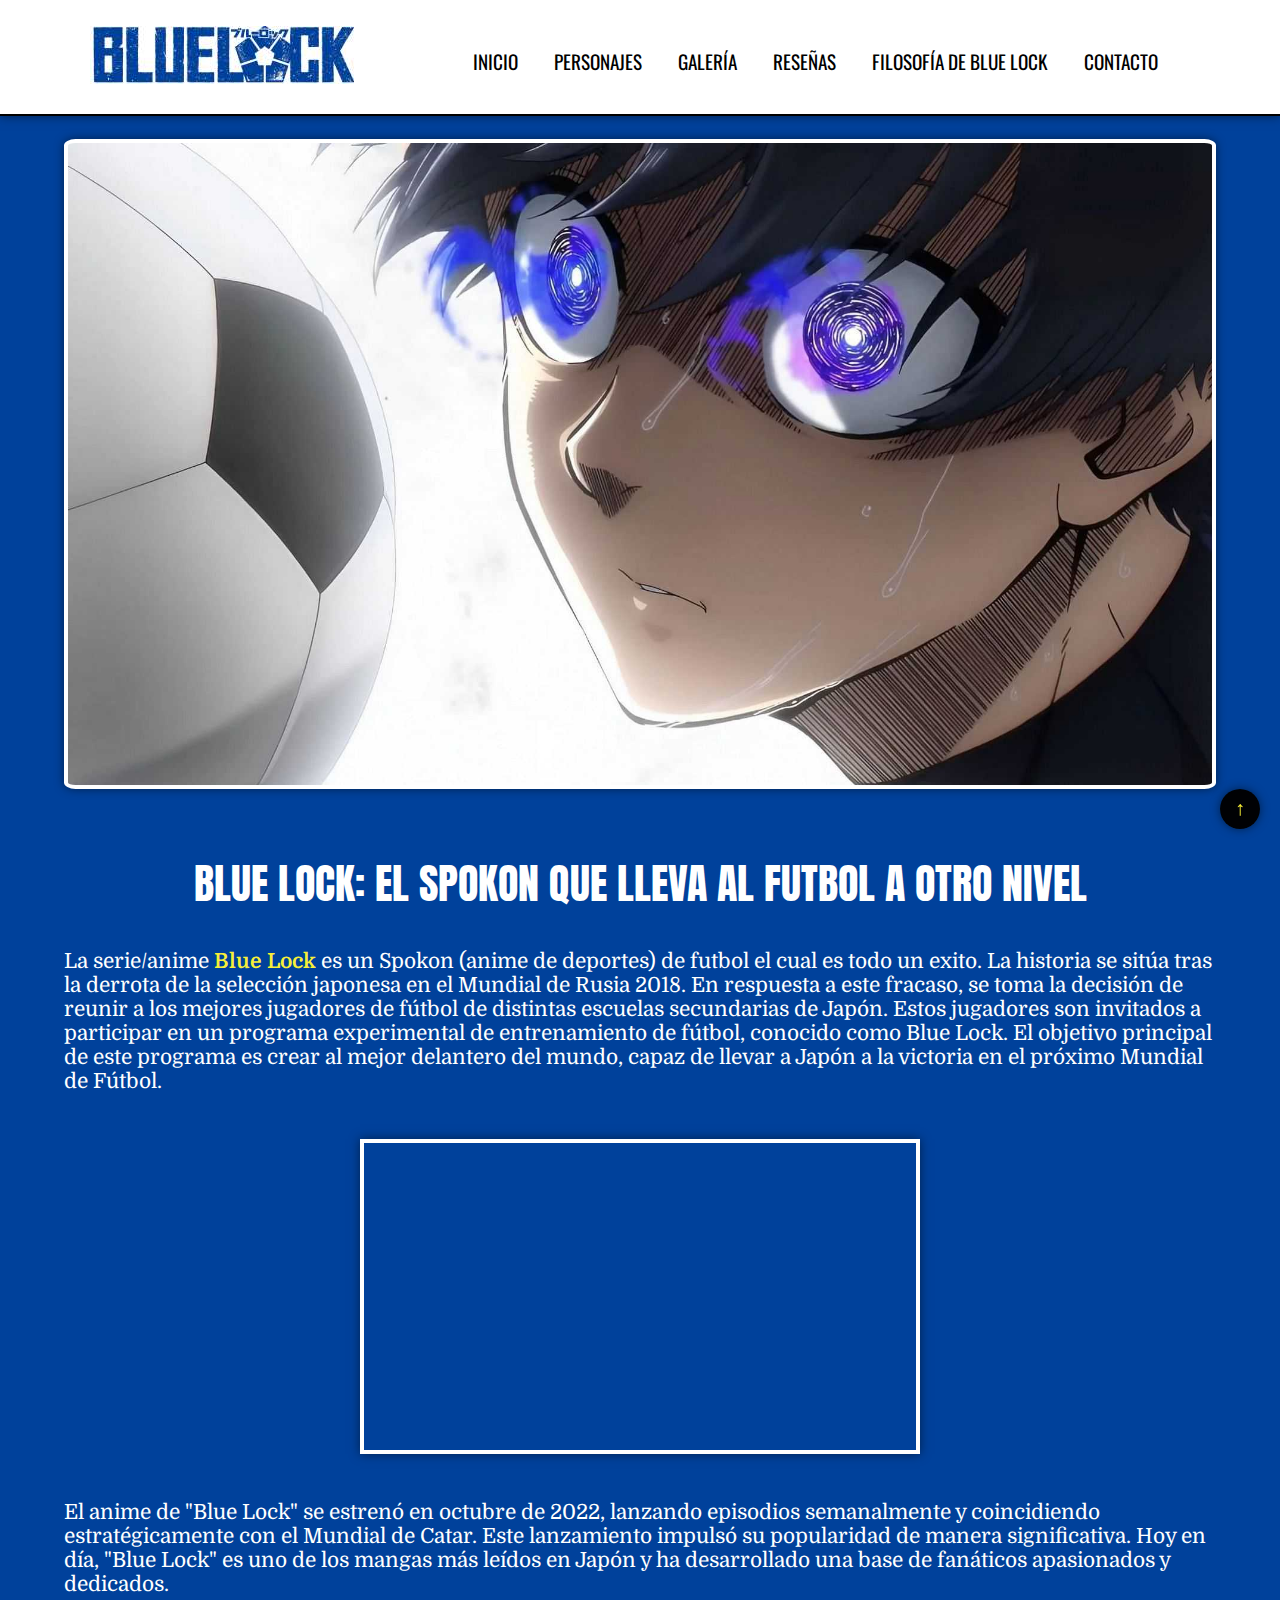
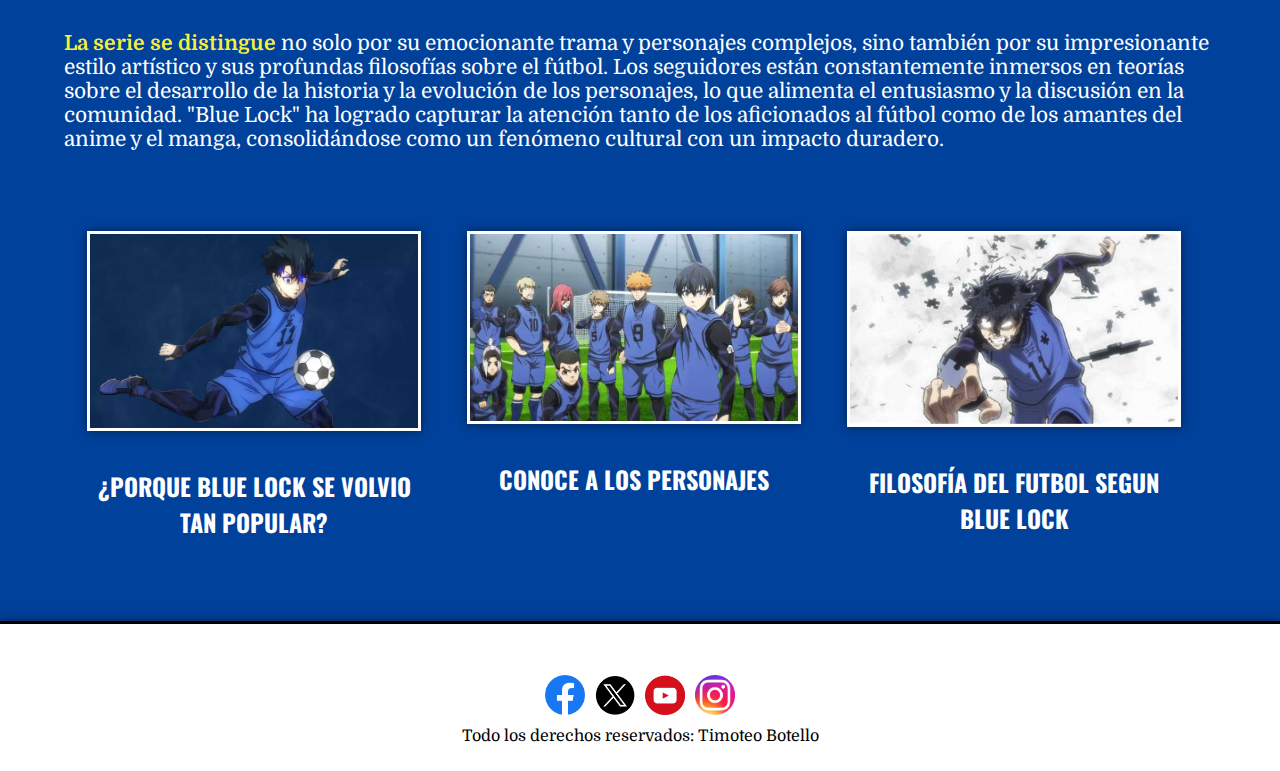
<file: index.html>
<!DOCTYPE html>
<html lang="es">
<head>
    <meta charset="UTF-8">
    <meta http-equiv="X-UA-Compatible" content="IE=edge">
    <meta name="viewport" content="width=device-width, initial-scale=1.0">
    <link href="https://fonts.googleapis.com/css2?family=Rubik&display=swap" rel="stylesheet">
    <link rel="stylesheet" href="https://cdnjs.cloudflare.com/ajax/libs/font-awesome/4.7.0/css/font-awesome.min.css">
    <link rel="preconnect" href="https://fonts.googleapis.com">
    <link rel="preconnect" href="https://fonts.gstatic.com" crossorigin>
    <link href="https://fonts.googleapis.com/css2?family=Anton&family=Domine:wght@400..700&family=Oswald:wght@200..700&display=swap" rel="stylesheet">
    <link rel="stylesheet" href="css/estilos.css">
    <link rel="shortcut icon" href="./images/favicon.ico">
    <title>Blue Lock</title>
</head>
<body>
    <header>
        
        <div class="logo">
            <a href="index.html"><img src="images/Blue_lock_logo.jpg" alt="Logo Blue Lock"></a>
        </div>
        <a href="javascript:void(0);" class="icon" onclick="myFunction()"><i class="fa fa-bars"></i></a>
        <nav id="menu_bar" >
            <ul class="">
                <li><a href="index.html">Inicio</a></li>
                <li><a href="personajes.html">Personajes</a></li>
                <li><a href="galeria.html">Galería</a></li>
                <li><a href="resenas.html">Reseñas</a></li>
                <li><a href="filosofiabluelock.html">Filosofía de Blue Lock</a></li>
                <li><a href="contacto.html">Contacto</a></li>
            </ul>
        </nav>
        
    </header>
    <section>
        <article class="principal">
            <div>
                
            </div>
        </article>
        <h1>BLUE LOCK: EL SPOKON QUE LLEVA AL FUTBOL A OTRO NIVEL</h1>
        
        <article>
            <p class="texto_principal">La serie/anime <strong>Blue Lock</strong> es un Spokon (anime de deportes) de futbol el cual es todo un exito. La historia se sitúa tras la derrota de la selección japonesa en el Mundial de Rusia 2018. En respuesta a este fracaso, se toma la decisión de reunir a los mejores jugadores de fútbol de distintas escuelas secundarias de Japón. Estos jugadores son invitados a participar en un programa experimental de entrenamiento de fútbol, conocido como Blue Lock. El objetivo principal de este programa es crear al mejor delantero del mundo, capaz de llevar a Japón a la victoria en el próximo Mundial de Fútbol.</p>
        </article>

        <div class="trailer">
            <iframe width="560" height="315" src="https://www.youtube.com/embed/zZNHG3jP8a0?si=mH6N3U-dFlSuNurI" title="YouTube video player" frameborder="0" allow="accelerometer; autoplay; clipboard-write; encrypted-media; gyroscope; picture-in-picture; web-share" referrerpolicy="strict-origin-when-cross-origin" allowfullscreen></iframe>
        </div>

        <article>
            <p class="texto_secundario">El anime de "Blue Lock" se estrenó en octubre de 2022, lanzando episodios semanalmente y coincidiendo estratégicamente con el Mundial de Catar. Este lanzamiento impulsó su popularidad de manera significativa. Hoy en día, "Blue Lock" es uno de los mangas más leídos en Japón y ha desarrollado una base de fanáticos apasionados y dedicados.</p>

            <p class="texto_secundario"><strong>La serie se distingue</strong> no solo por su emocionante trama y personajes complejos, sino también por su impresionante estilo artístico y sus profundas filosofías sobre el fútbol. Los seguidores están constantemente inmersos en teorías sobre el desarrollo de la historia y la evolución de los personajes, lo que alimenta el entusiasmo y la discusión en la comunidad.

            "Blue Lock" ha logrado capturar la atención tanto de los aficionados al fútbol como de los amantes del anime y el manga, consolidándose como un fenómeno cultural con un impacto duradero.    
            </p>
        </article>

        <article class="secundario">
            <div>
                <a href="resenas.html">
                    <img src="images/Isagi_Yoichi_pateando.jpg" alt="Isagi Yoichi pateando un balon de futbol.">
                    <h4>¿Porque Blue Lock se volvio tan popular?</h4>
                </a>
            </div>
            <div>
                <a href="personajes.html">
                    <img src="images/Equipo_Z.jpg" alt="El Equipo Z de Blue Lock completo.">
                    <h4>Conoce a los personajes</h4>
                </a>
            </div>
            <div>
                <a href="filosofiabluelock.html">
                    <img src="images/Isagi_rompecabezas.jpg" alt="Isagi Yoichi resolviendo su rompecabezas mental">
                    <h4>Filosofía del futbol segun Blue Lock</h4>
                </a>
            </div>
        </article>
    </section>
    <footer>
        <a href="https://www.facebook.com/groups/487304850146286/" target="_blank">
            <img src="images/redes/facebook.png" alt="Facebook">
        </a>
        <a href="https://x.com/bluelock_pr" target="_blank">
            <img src="images/redes/X.png" alt="Twitter">
        </a>
        <a href="https://www.youtube.com/watch?v=0bR8i-__Jtg" target="_blank">
            <img src="images/redes/youtube.png" alt="Youtube">
        </a>
        <a href="https://www.instagram.com/bluelockoffical/?hl=es" target="_blank">
            <img src="images/redes/instagram.png" alt="Instagram">
            
        </a>
        
        <div class="copy_definido"><a href="copyright.html"><img src="./images/Copy.png" alt="Copyrihgt"></a></div>

        <div class="derecho_autor">
            <a href="copyright.html"><p>Todo los derechos reservados: Timoteo Botello</p></a>
        </div>
    </footer>
    <button class="scroll-to-top" onclick="scrollToTop()">↑</button>
    <script type="text/javascript">
        function myFunction() {
          var x = document.getElementById("menu_bar");
          if (x.className === "") {
            x.className += " responsive";
          } else {
            x.className = "";
          }
        }
        function scrollToTop() {
            window.scrollTo({ top: 0, behavior: 'smooth' });
        }
    </script>
</body>
</html>
</file>
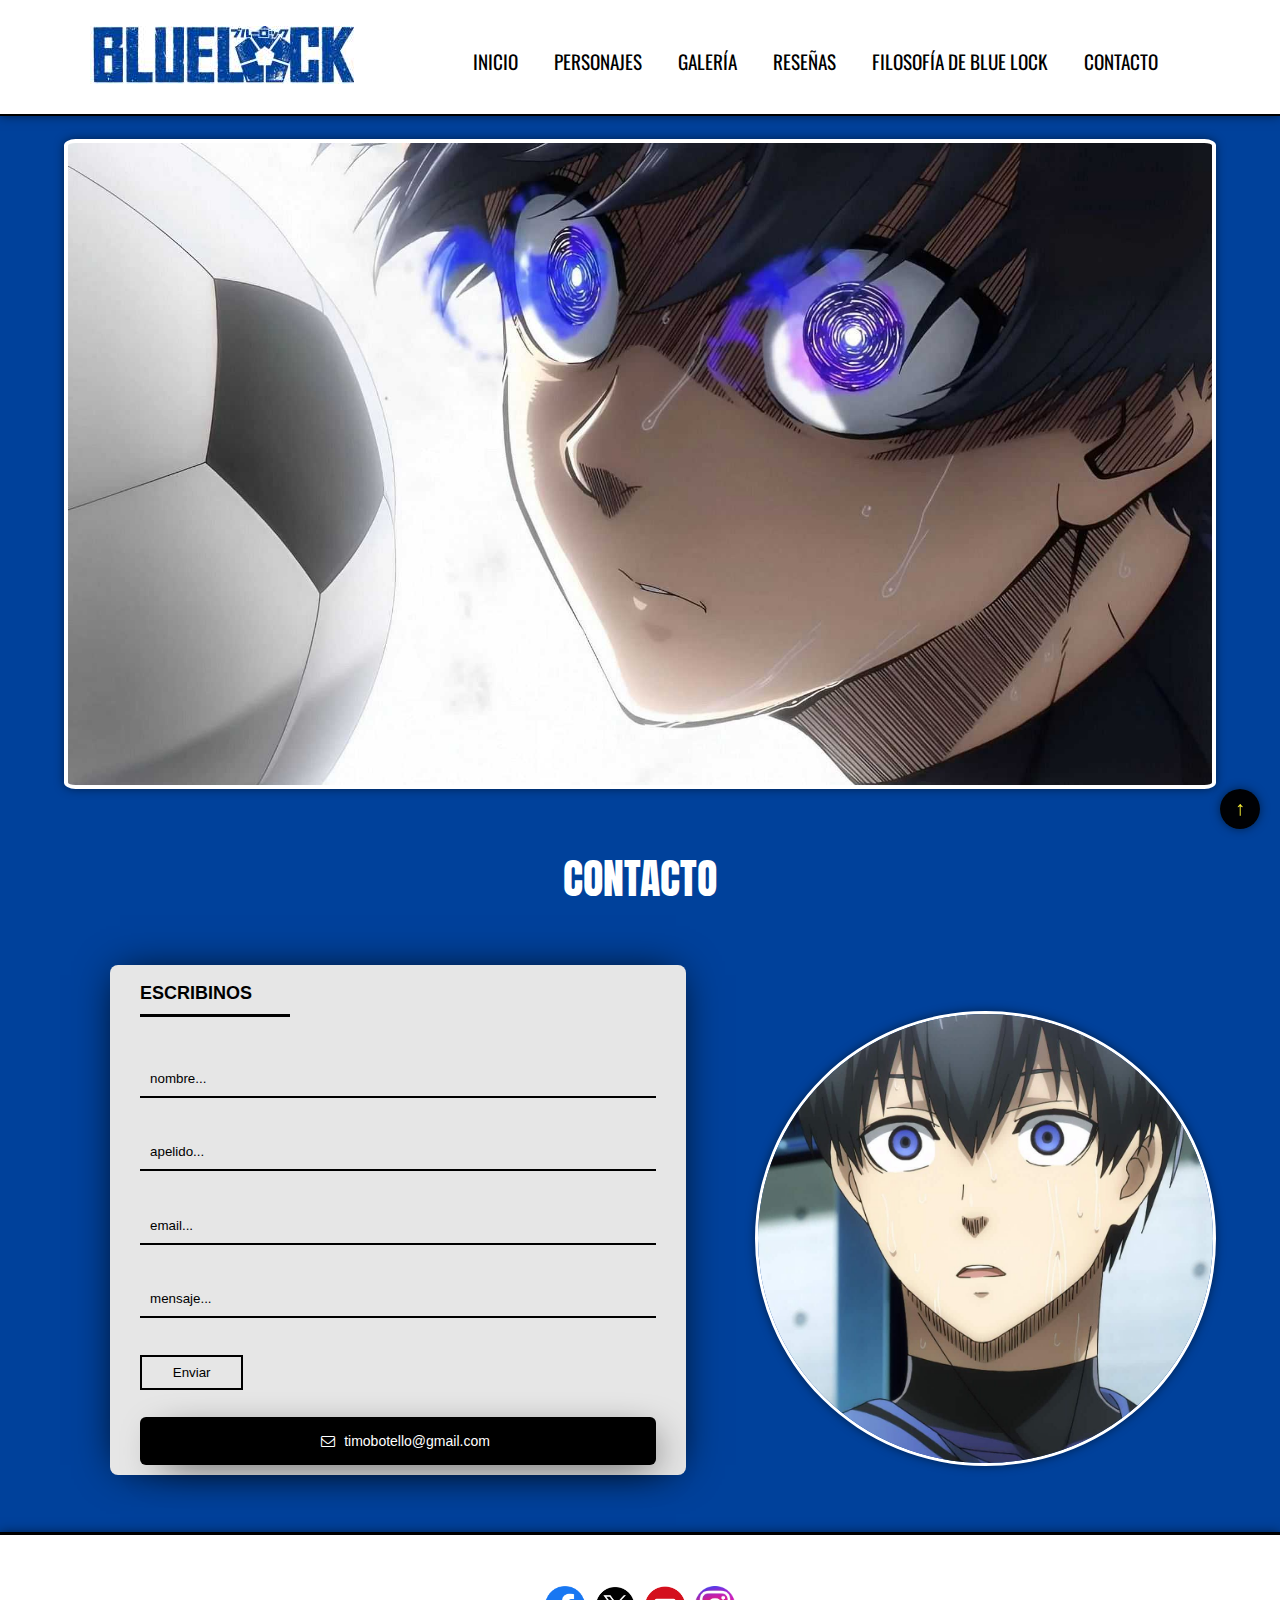
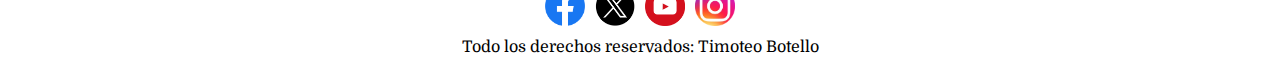
<file: contacto.html>
<!DOCTYPE html>
<html lang="es">
<head>
    <meta charset="UTF-8">
    <meta http-equiv="X-UA-Compatible" content="IE=edge">
    <meta name="viewport" content="width=device-width, initial-scale=1.0">
    <link href="https://fonts.googleapis.com/css2?family=Rubik&display=swap" rel="stylesheet">
    <link rel="stylesheet" href="https://cdnjs.cloudflare.com/ajax/libs/font-awesome/4.7.0/css/font-awesome.min.css">
    <link rel="preconnect" href="https://fonts.googleapis.com">
    <link rel="preconnect" href="https://fonts.gstatic.com" crossorigin>
    <link href="https://fonts.googleapis.com/css2?family=Anton&family=Domine:wght@400..700&family=Oswald:wght@200..700&display=swap" rel="stylesheet">
    <link rel="stylesheet" href="css/estilos.css">
    <link href="css/lightbox.css" rel="stylesheet" />
    <link rel="shortcut icon" href="./images/favicon.ico">
    <title>Blue Lock: Contacto </title>
</head>
<body>
    <header>
        <div class="logo">
            <a href="index.html"><img src="images/Blue_lock_logo.jpg" alt="Logo Blue Lock"></a>
        </div>
        <a href="javascript:void(0);" class="icon" onclick="myFunction()"><i class="fa fa-bars"></i></a>
        <nav id="menu_bar" class="">
            <ul>
                <li><a href="index.html">Inicio</a></li>
                <li><a href="personajes.html">Personajes</a></li>
                <li><a href="galeria.html">Galería</a></li>
                <li><a href="resenas.html">Reseñas</a></li>
                <li><a href="filosofiabluelock.html">Filosofía de Blue Lock</a></li>
                <li><a href="contacto.html">Contacto</a></li>
            </ul>
        </nav>
    </header>
    <section>

        <article class="principal">
            <div>
          
                
            </div>

        
        
        </article>

            <h1 class="titulo_contacto">CONTACTO</h1>

            <article class="forma_formulario">
                <form class="form">
                    <h3 class="contacto">ESCRIBINOS</h3>
                    <input type="text" required placeholder="nombre..."></input>
                    <input type="text" required placeholder="apelido..."></input> 
                    <input type="email" name="email" required placeholder="email..."></input>
                    <input placeholder="mensaje..."></input>
                    <button>Enviar</button>
                    <div class="pie_contacto">
                        <span class="fa fa-envelope-o"></span> timobotello@gmail.com
                    </div>
                </form>
                
                
                    <img src="./images/Yoichi_Isagi_mirando.jpg" alt="nia" class="imagen">
                
               
            </article> 
        
        </article>

    </section>
    <footer class="arreglo_footer">
        <a href="https://www.facebook.com/groups/487304850146286/" target="_blank">
            <img src="images/redes/facebook.png" alt="Facebook">
        </a>
        <a href="https://x.com/bluelock_pr" target="_blank">
            <img src="images/redes/X.png" alt="Twitter">
        </a>
        <a href="https://www.youtube.com/watch?v=0bR8i-__Jtg" target="_blank">
            <img src="images/redes/youtube.png" alt="Youtube">
        </a>
        <a href="https://www.instagram.com/bluelockoffical/?hl=es" target="_blank">
            <img src="images/redes/instagram.png" alt="Instagram">
        </a>

        <div class="copy_definido"><a href="copyright.html"><img src="./images/Copy.png" alt="Copyrihgt"></a></div>

        <div class="derecho_autor">
            <a href="copyright.html"><p>Todo los derechos reservados: Timoteo Botello</p></a>
        </div>
    </footer>
    <button class="scroll-to-top" onclick="scrollToTop()">↑</button>
    <script type="text/javascript">
        function myFunction() {
          var x = document.getElementById("menu_bar");
          if (x.className === "") {
            x.className += " responsive";
          } else {
            x.className = "";
          }
        }
        function scrollToTop() {
            window.scrollTo({ top: 0, behavior: 'smooth' });
        }
    </script>
    <script src="js/lightbox-plus-jquery.min.js"></script>
</body>
</html>
</file>
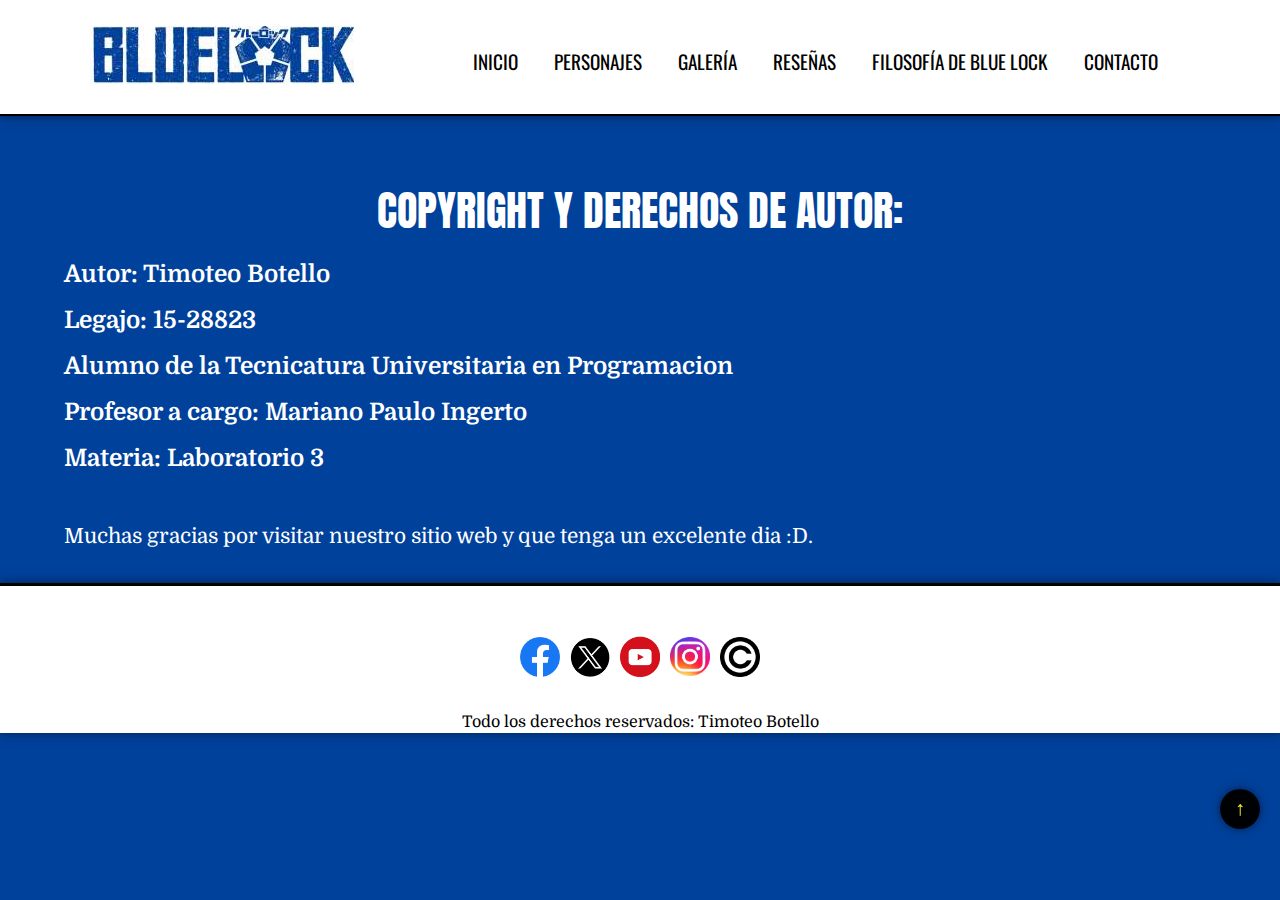
<file: copyright .html>
<!DOCTYPE html>
<html lang="es">
<head>
    <meta charset="UTF-8">
    <meta http-equiv="X-UA-Compatible" content="IE=edge">
    <meta name="viewport" content="width=device-width, initial-scale=1.0">
    <link href="https://fonts.googleapis.com/css2?family=Rubik&display=swap" rel="stylesheet">
    <link rel="stylesheet" href="https://cdnjs.cloudflare.com/ajax/libs/font-awesome/4.7.0/css/font-awesome.min.css">
    <link rel="preconnect" href="https://fonts.googleapis.com">
    <link rel="preconnect" href="https://fonts.gstatic.com" crossorigin>
    <link href="https://fonts.googleapis.com/css2?family=Anton&family=Domine:wght@400..700&family=Oswald:wght@200..700&display=swap" rel="stylesheet">
    <link rel="stylesheet" href="css/estilos.css">
    <link rel="shortcut icon" href="./images/favicon.ico">
    <title>Blue Lock</title>
</head>
<body>
    <header>
        
        <div class="logo">
            <a href="index.html"><img src="images/Blue_lock_logo.jpg" alt="Logo Blue Lock"></a>
        </div>
        <a href="javascript:void(0);" class="icon" onclick="myFunction()"><i class="fa fa-bars"></i></a>
        <nav id="menu_bar" >
            <ul class="">
                <li><a href="index.html">Inicio</a></li>
                <li><a href="personajes.html">Personajes</a></li>
                <li><a href="galeria.html">Galería</a></li>
                <li><a href="resenas.html">Reseñas</a></li>
                <li><a href="filosofiabluelock.html">Filosofía de Blue Lock</a></li>
                <li><a href="contacto.html">Contacto</a></li>
            </ul>
        </nav>
        
    </header>
    <section>
        
        <h1>COPYRIGHT Y DERECHOS DE AUTOR: </h1>
        
        <br>
        <h2>Autor: Timoteo Botello</h2>
        <br>
            <h2>Legajo: 15-28823</h2>
            <br>
            <h2>Alumno de la Tecnicatura Universitaria en Programacion</h2>
            <br>
            <h2>Profesor a cargo: Mariano Paulo Ingerto</h2>
            <br>
            <h2>Materia: Laboratorio 3</h2>
            <br>

        <p class="texto_principal">

            Muchas gracias por visitar nuestro sitio web y que tenga un excelente dia :D.

            
        </p>
    </section>
    <footer>
        <a href="https://www.facebook.com/groups/487304850146286/" target="_blank">
            <img src="images/redes/facebook.png" alt="Facebook">
        </a>
        <a href="https://x.com/bluelock_pr" target="_blank">
            <img src="images/redes/X.png" alt="Twitter">
        </a>
        <a href="https://www.youtube.com/watch?v=0bR8i-__Jtg" target="_blank">
            <img src="images/redes/youtube.png" alt="Youtube">
        </a>
        <a href="https://www.instagram.com/bluelockoffical/?hl=es" target="_blank">
            <img src="images/redes/instagram.png" alt="Instagram">
            
        </a>
        
        <a href="copyright.html"><img src="./images/Copy.png" alt="Copirihgt"></a>

        <div class="derecho_autor">
            <p>Todo los derechos reservados: Timoteo Botello</p>
        </div>
    </footer>
    <button class="scroll-to-top" onclick="scrollToTop()">↑</button>
    <script type="text/javascript">
        function myFunction() {
          var x = document.getElementById("menu_bar");
          if (x.className === "") {
            x.className += " responsive";
          } else {
            x.className = "";
          }
        }
        function scrollToTop() {
            window.scrollTo({ top: 0, behavior: 'smooth' });
        }
    </script>
</body>
</html>
</file>
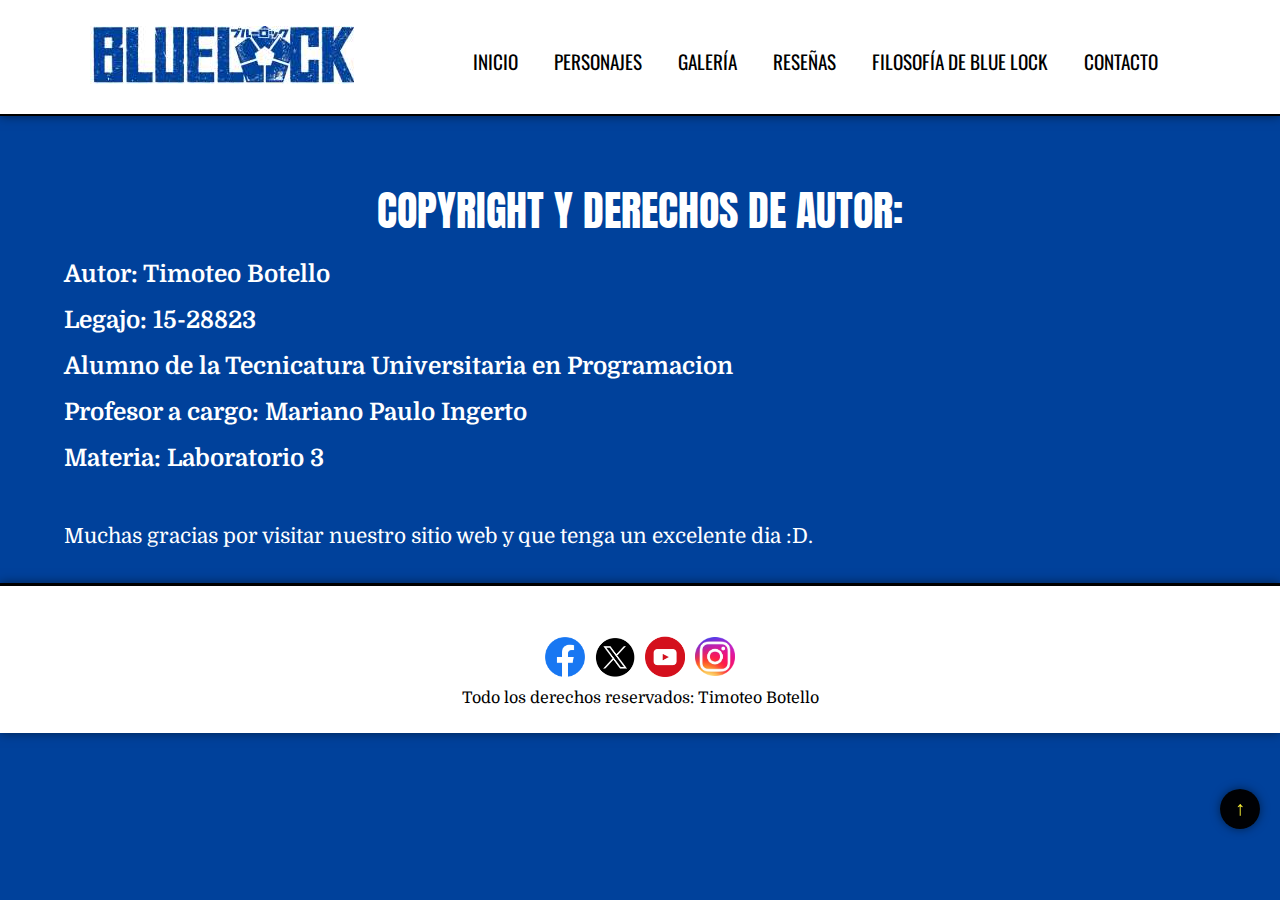
<file: copyright.html>
<!DOCTYPE html>
<html lang="es">
<head>
    <meta charset="UTF-8">
    <meta http-equiv="X-UA-Compatible" content="IE=edge">
    <meta name="viewport" content="width=device-width, initial-scale=1.0">
    <link href="https://fonts.googleapis.com/css2?family=Rubik&display=swap" rel="stylesheet">
    <link rel="stylesheet" href="https://cdnjs.cloudflare.com/ajax/libs/font-awesome/4.7.0/css/font-awesome.min.css">
    <link rel="preconnect" href="https://fonts.googleapis.com">
    <link rel="preconnect" href="https://fonts.gstatic.com" crossorigin>
    <link href="https://fonts.googleapis.com/css2?family=Anton&family=Domine:wght@400..700&family=Oswald:wght@200..700&display=swap" rel="stylesheet">
    <link rel="stylesheet" href="css/estilos.css">
    <link rel="shortcut icon" href="./images/favicon.ico">
    <title>Blue Lock</title>
</head>
<body>
    <header>
        
        <div class="logo">
            <a href="index.html"><img src="images/Blue_lock_logo.jpg" alt="Logo Blue Lock"></a>
        </div>
        <a href="javascript:void(0);" class="icon" onclick="myFunction()"><i class="fa fa-bars"></i></a>
        <nav id="menu_bar" >
            <ul class="">
                <li><a href="index.html">Inicio</a></li>
                <li><a href="personajes.html">Personajes</a></li>
                <li><a href="galeria.html">Galería</a></li>
                <li><a href="resenas.html">Reseñas</a></li>
                <li><a href="filosofiabluelock.html">Filosofía de Blue Lock</a></li>
                <li><a href="contacto.html">Contacto</a></li>
            </ul>
        </nav>
        
    </header>
    <section>
        
        <h1>COPYRIGHT Y DERECHOS DE AUTOR: </h1>
        
        <br>
        <h2>Autor: Timoteo Botello</h2>
        <br>
            <h2>Legajo: 15-28823</h2>
            <br>
            <h2>Alumno de la Tecnicatura Universitaria en Programacion</h2>
            <br>
            <h2>Profesor a cargo: Mariano Paulo Ingerto</h2>
            <br>
            <h2>Materia: Laboratorio 3</h2>
            <br>

        <p class="texto_principal">

            Muchas gracias por visitar nuestro sitio web y que tenga un excelente dia :D.

            
        </p>
    </section>
    <footer>
        <a href="https://www.facebook.com/groups/487304850146286/" target="_blank">
            <img src="images/redes/facebook.png" alt="Facebook">
        </a>
        <a href="https://x.com/bluelock_pr" target="_blank">
            <img src="images/redes/X.png" alt="Twitter">
        </a>
        <a href="https://www.youtube.com/watch?v=0bR8i-__Jtg" target="_blank">
            <img src="images/redes/youtube.png" alt="Youtube">
        </a>
        <a href="https://www.instagram.com/bluelockoffical/?hl=es" target="_blank">
            <img src="images/redes/instagram.png" alt="Instagram">
            
        </a>
        
        <div class="copy_definido"><a href="copyright.html"><img src="./images/Copy.png" alt="Copyrihgt"></a></div>

        <div class="derecho_autor">
            <a href="copyright.html"><p>Todo los derechos reservados: Timoteo Botello</p></a>
        </div>
    </footer>
    <button class="scroll-to-top" onclick="scrollToTop()">↑</button>
    <script type="text/javascript">
        function myFunction() {
          var x = document.getElementById("menu_bar");
          if (x.className === "") {
            x.className += " responsive";
          } else {
            x.className = "";
          }
        }
        function scrollToTop() {
            window.scrollTo({ top: 0, behavior: 'smooth' });
        }
    </script>
</body>
</html>
</file>
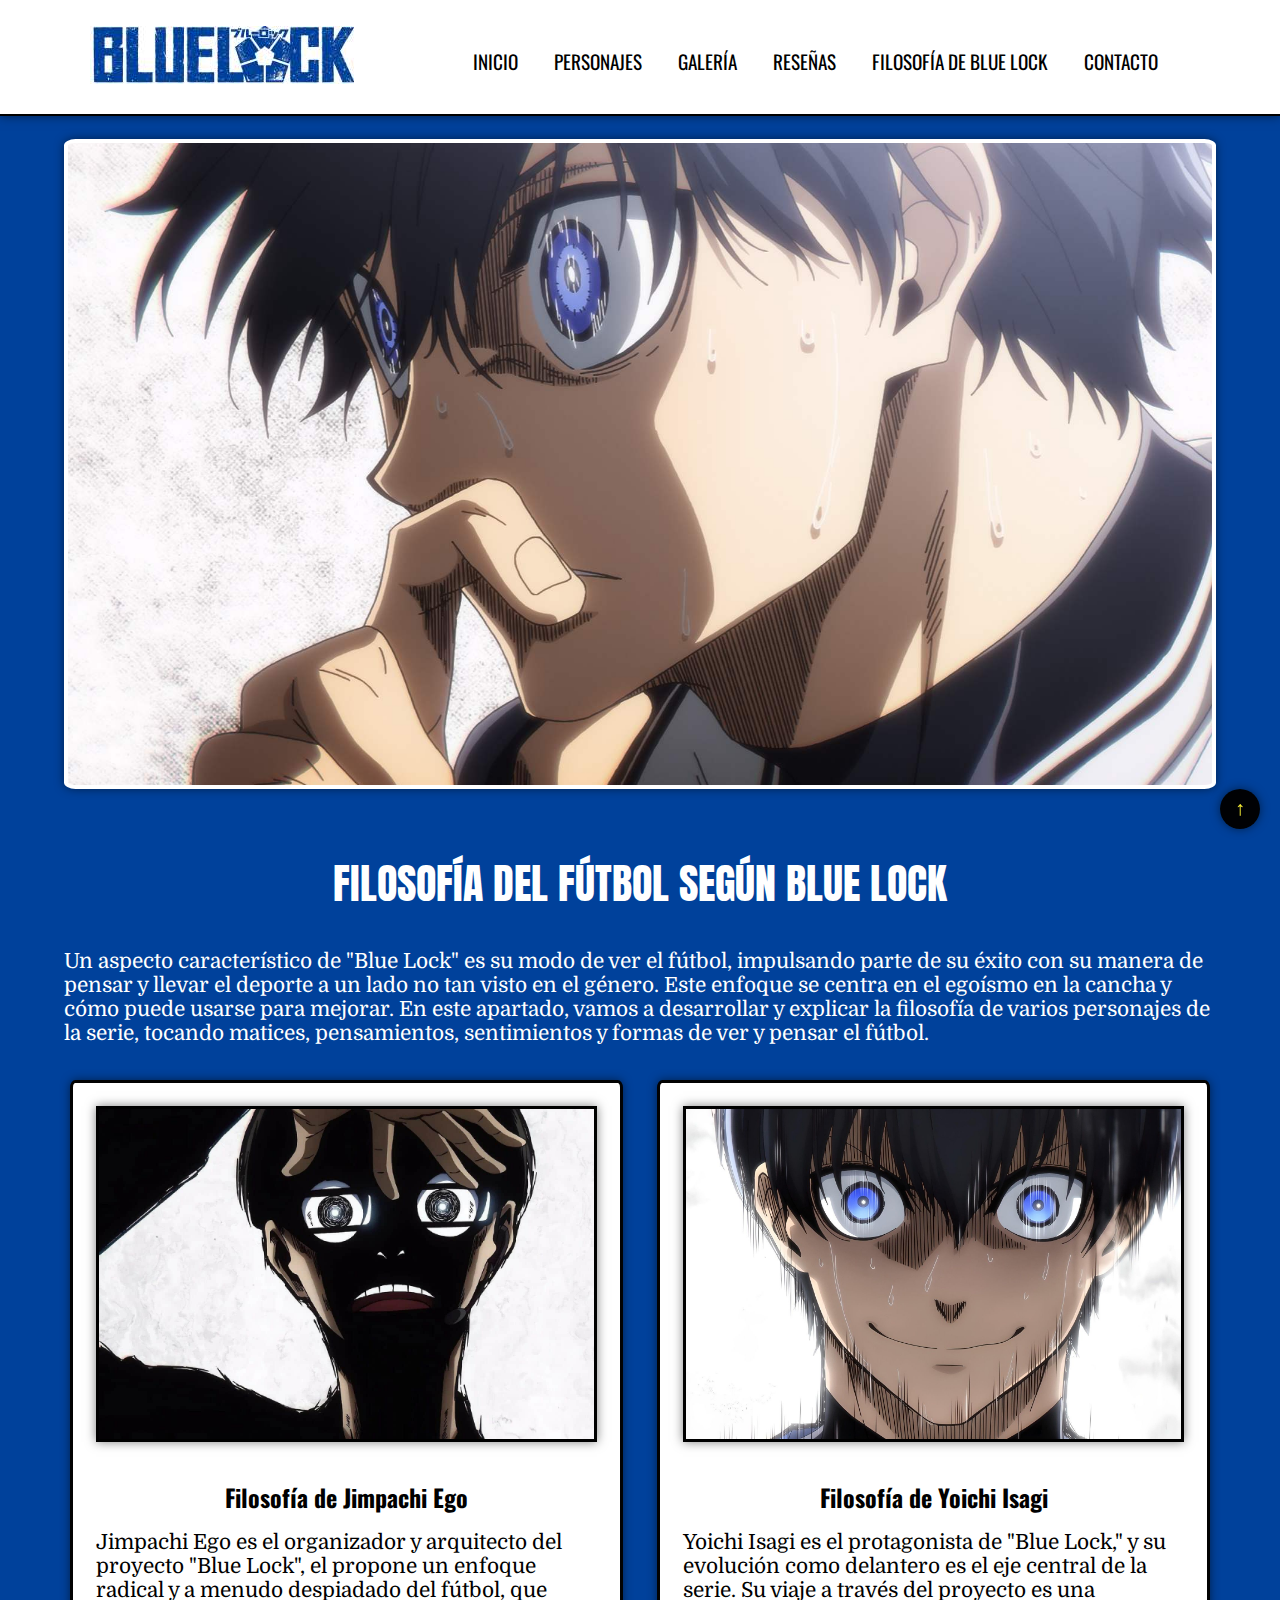
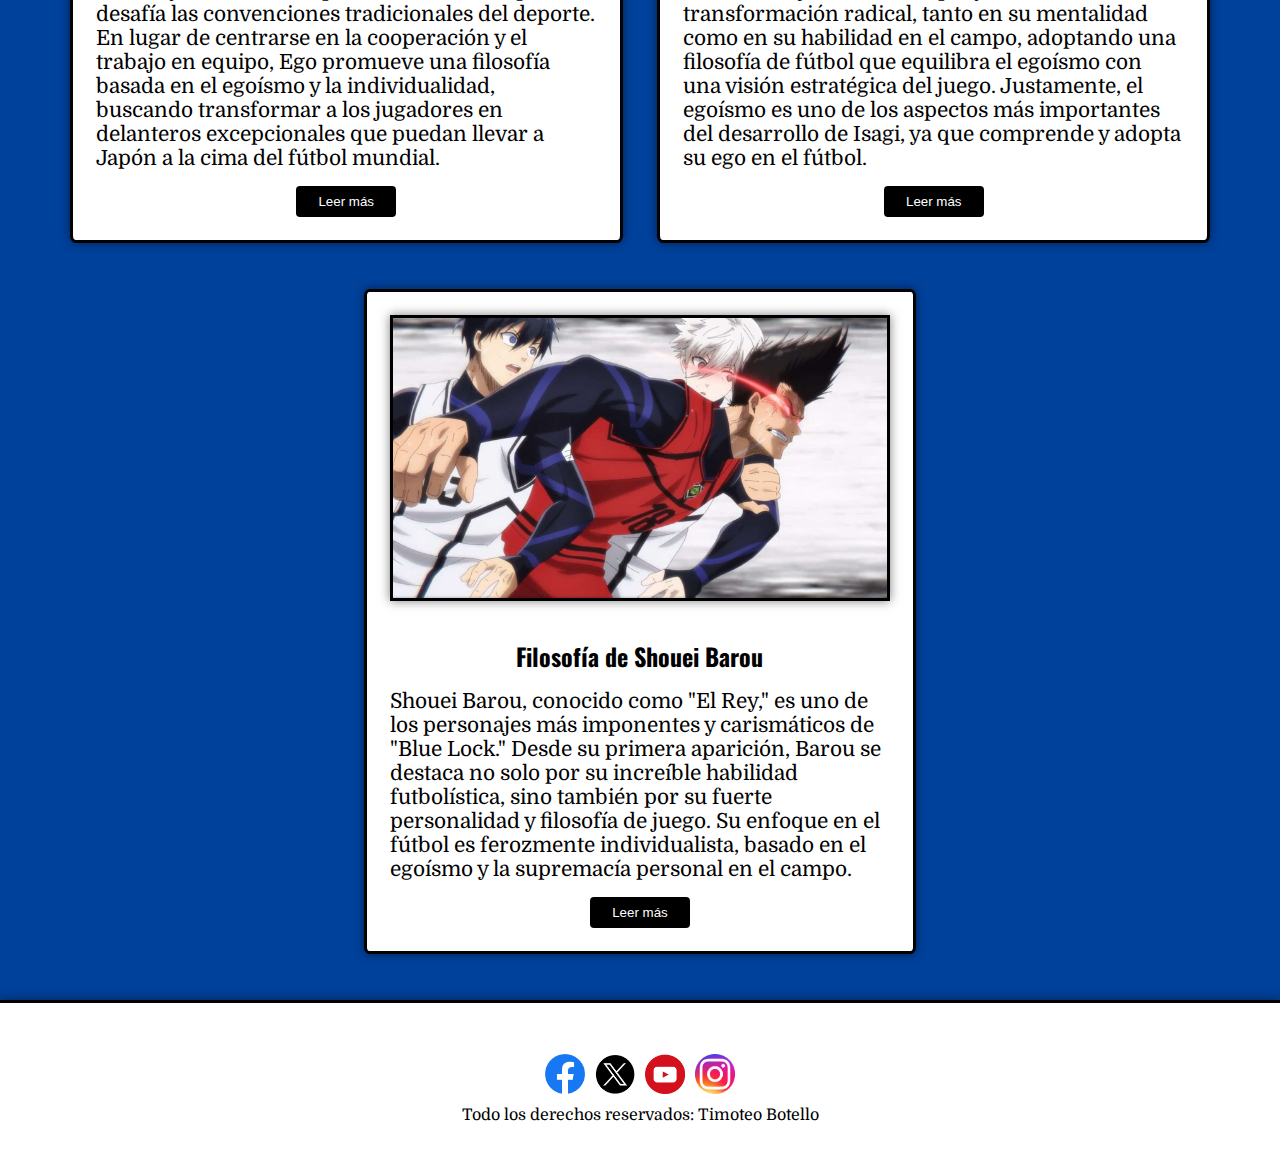
<file: filosofiabluelock.html>
<!DOCTYPE html>
<html lang="es">
<head>
    <meta charset="UTF-8">
    <meta http-equiv="X-UA-Compatible" content="IE=edge">
    <meta name="viewport" content="width=device-width, initial-scale=1.0">
    <link href="https://fonts.googleapis.com/css2?family=Rubik&display=swap" rel="stylesheet">
    <link rel="stylesheet" href="https://cdnjs.cloudflare.com/ajax/libs/font-awesome/4.7.0/css/font-awesome.min.css">
    <link rel="preconnect" href="https://fonts.googleapis.com">
    <link rel="preconnect" href="https://fonts.gstatic.com" crossorigin>
    <link href="https://fonts.googleapis.com/css2?family=Anton&family=Domine:wght@400..700&family=Oswald:wght@200..700&display=swap" rel="stylesheet">
    
    <link rel="stylesheet" href="css/estilos.css">
    <link rel="shortcut icon" href="./images/favicon.ico">
    <title>Blue Lock: Filosofía de Blue Lock</title>
</head>
<body>
    <header>
        <div class="logo">
            <a href="index.html"><img src="images/Blue_lock_logo.jpg" alt="Logo Blue Lock"></a>
        </div>
        <a href="javascript:void(0);" class="icon" onclick="myFunction()"><i class="fa fa-bars"></i></a>
        <nav id="menu_bar" >
            <ul class="">
                <li><a href="index.html">Inicio</a></li>
                <li><a href="personajes.html">Personajes</a></li>
                <li><a href="galeria.html">Galería</a></li>
                <li><a href="resenas.html">Reseñas</a></li>
                <li><a href="filosofiabluelock.html">Filosofía de Blue Lock</a></li>
                <li><a href="contacto.html">Contacto</a></li>
            </ul>
        </nav>
    </header>
    <section>
        <article class="principal_filosofia">
            <div>
                
            </div>
        </article>
        <h1>FILOSOFÍA DEL FÚTBOL SEGÚN BLUE LOCK</h1>
        
            <article>
            <p class="texto_principal">
                Un aspecto característico de "Blue Lock" es su modo de ver el fútbol, impulsando parte de su éxito con su manera de pensar y llevar el deporte a un lado no tan visto en el género. Este enfoque se centra en el egoísmo en la cancha y cómo puede usarse para mejorar. En este apartado, vamos a desarrollar y explicar la filosofía de varios personajes de la serie, tocando matices, pensamientos, sentimientos y formas de ver y pensar el fútbol.
            </p>

            </article>  
        
       
            <div class="contenedor-filosofias">
                <article class="filosofia">   
                    <a href="filosofiajimpachiego.html" >
                        <img src="./images/Filosofia_Blue_Lock/Jinpachi_Ego.jpg" alt="Jimpachi Ego">
                      
            
                        <h2 >Filosofía de Jimpachi Ego</h2>
                        
                        <p class="texto_secundario">
            
                            Jimpachi Ego es el organizador y arquitecto del proyecto "Blue Lock", el propone un enfoque radical y a menudo despiadado del fútbol, que desafía las convenciones tradicionales del deporte. En lugar de centrarse en la cooperación y el trabajo en equipo, Ego promueve una filosofía basada en el egoísmo y la individualidad, buscando transformar a los jugadores en delanteros excepcionales que puedan llevar a Japón a la cima del fútbol mundial.
            
                        </p>

                        <button class="leer-mas">Leer más</button>
                    </a>
                </article>
                
                <article class="filosofia">   
                    
        
                    
                    <a href="filosofiayoichiisagi.html">
                        <img src="./images/Filosofia_Blue_Lock/Yoichi_Isagi_Soriendo_Frente.jpg" alt="Yoichi Isagi sonriendo">
                      
            
                        <h2>Filosofía de Yoichi Isagi</h2>
                        
                        <p class="texto_secundario">
            
                            Yoichi Isagi es el protagonista de "Blue Lock," y su evolución como delantero es el eje central de la serie. Su viaje a través del proyecto es una transformación radical, tanto en su mentalidad como en su habilidad en el campo, adoptando una filosofía de fútbol que equilibra el egoísmo con una visión estratégica del juego. Justamente, el egoísmo es uno de los aspectos más importantes del desarrollo de Isagi, ya que comprende y adopta su ego en el fútbol.
            
                        </p>
                        
                        <button class="leer-mas">Leer más</button>
                    </a>
        
                </article>
    
                <article class="filosofia">   
                    
        
                    
                    <a href="filosofiashoueibarou.html">
                        <img src="./images/Filosofia_Blue_Lock/Shouei_Barou_Escapando.jpg" alt="Shouei Barou escapando">
                      
            
                        <h2>Filosofía de Shouei Barou</h2>
                        
                        <p class="texto_secundario">
            
                            Shouei Barou, conocido como "El Rey," es uno de los personajes más imponentes y carismáticos de "Blue Lock." Desde su primera aparición, Barou se destaca no solo por su increíble habilidad futbolística, sino también por su fuerte personalidad y filosofía de juego. Su enfoque en el fútbol es ferozmente individualista, basado en el egoísmo y la supremacía personal en el campo.
            
                        </p>
              
                        <button class="leer-mas">Leer más</button>
                    </a>
                </article>

                
                
            </div>
       

        

        
    </section>
    <footer>
        <a href="https://www.facebook.com/groups/487304850146286/" target="_blank">
            <img src="images/redes/facebook.png" alt="Facebook">
        </a>
        <a href="https://x.com/bluelock_pr" target="_blank">
            <img src="images/redes/X.png" alt="Twitter">
        </a>
        <a href="https://www.youtube.com/watch?v=0bR8i-__Jtg" target="_blank">
            <img src="images/redes/youtube.png" alt="Youtube">
        </a>
        <a href="https://www.instagram.com/bluelockoffical/?hl=es" target="_blank">
            <img src="images/redes/instagram.png" alt="Instagram">
        </a>

        <div class="copy_definido"><a href="copyright.html"><img src="./images/Copy.png" alt="Copyrihgt"></a></div>

        <div class="derecho_autor">
            <a href="copyright.html"><p>Todo los derechos reservados: Timoteo Botello</p></a>
        </div>
    </footer>
    <button class="scroll-to-top" onclick="scrollToTop()">↑</button>
    <script type="text/javascript">
        function myFunction() {
          var x = document.getElementById("menu_bar");
          if (x.className === "") {
            x.className += " responsive";
          } else {
            x.className = "";
          }
        }
        function scrollToTop() {
            window.scrollTo({ top: 0, behavior: 'smooth' });
        }
    </script>
</body>
</html>
</file>
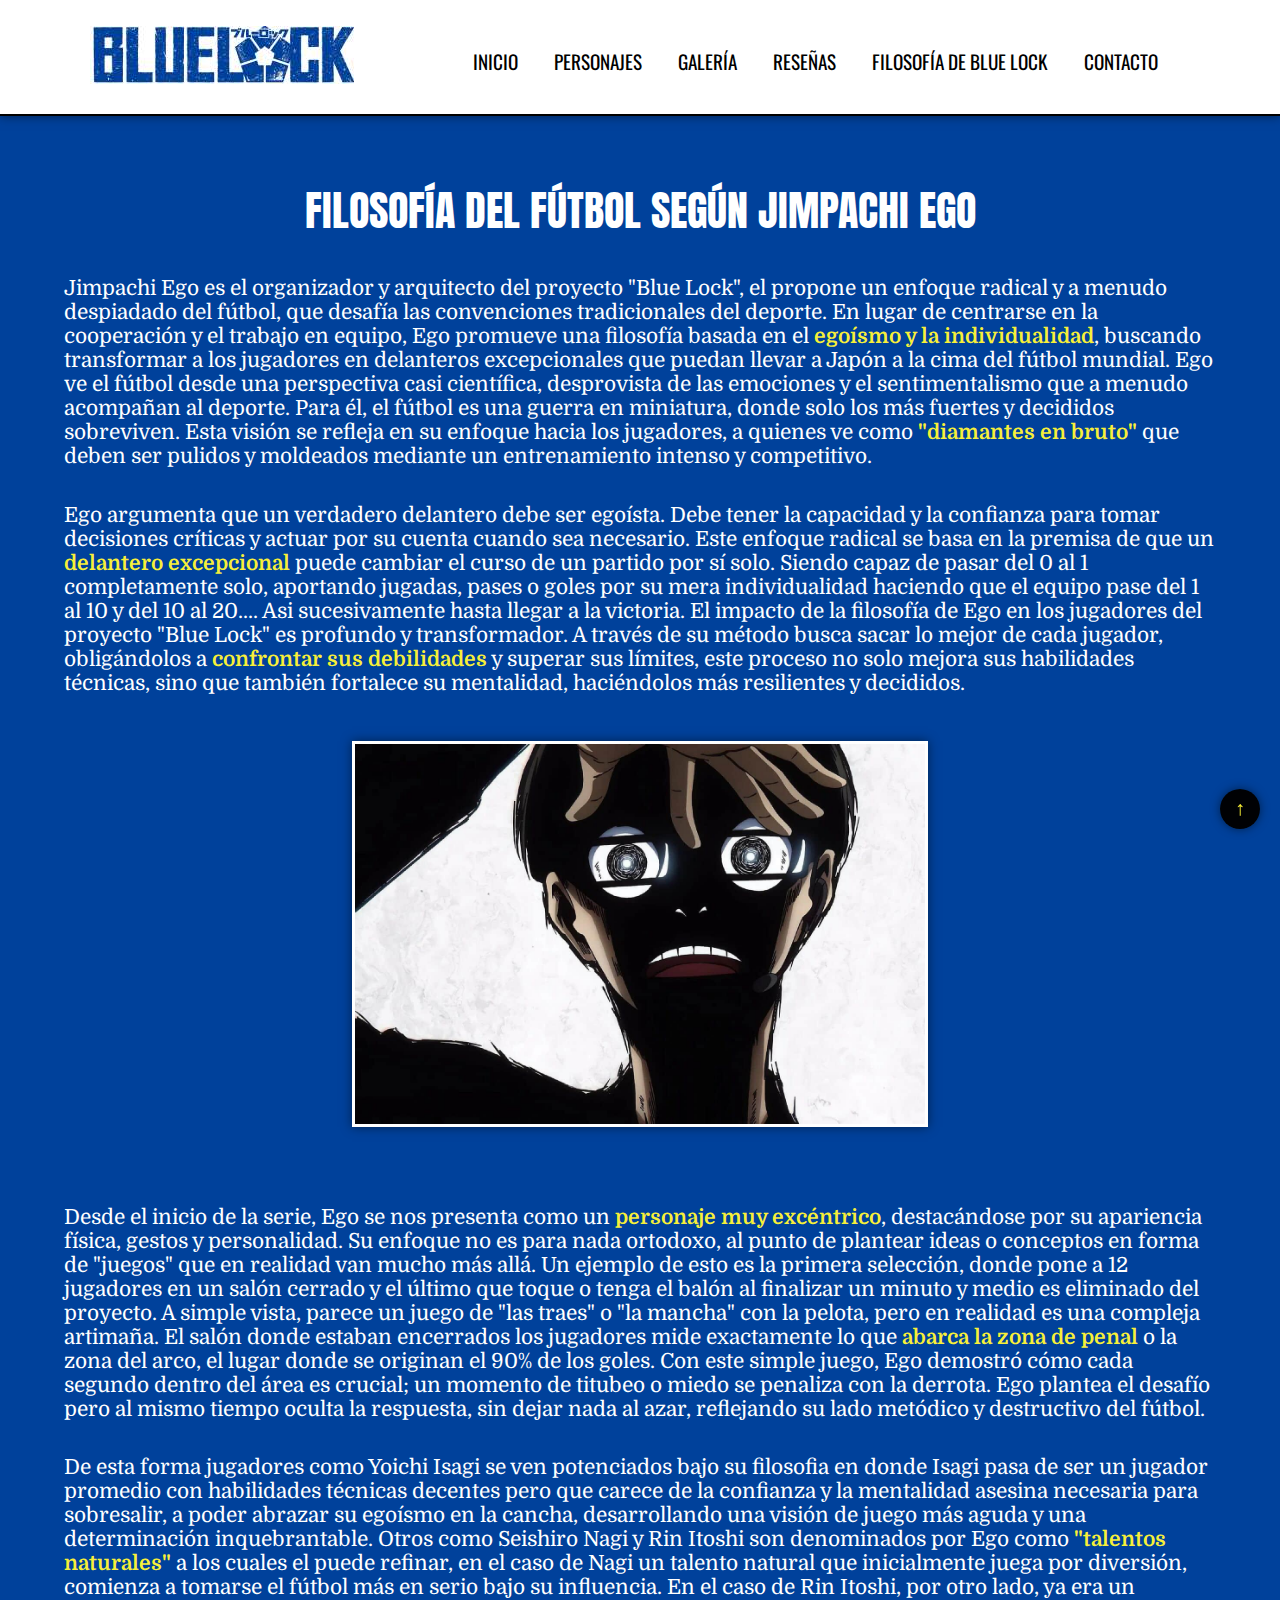
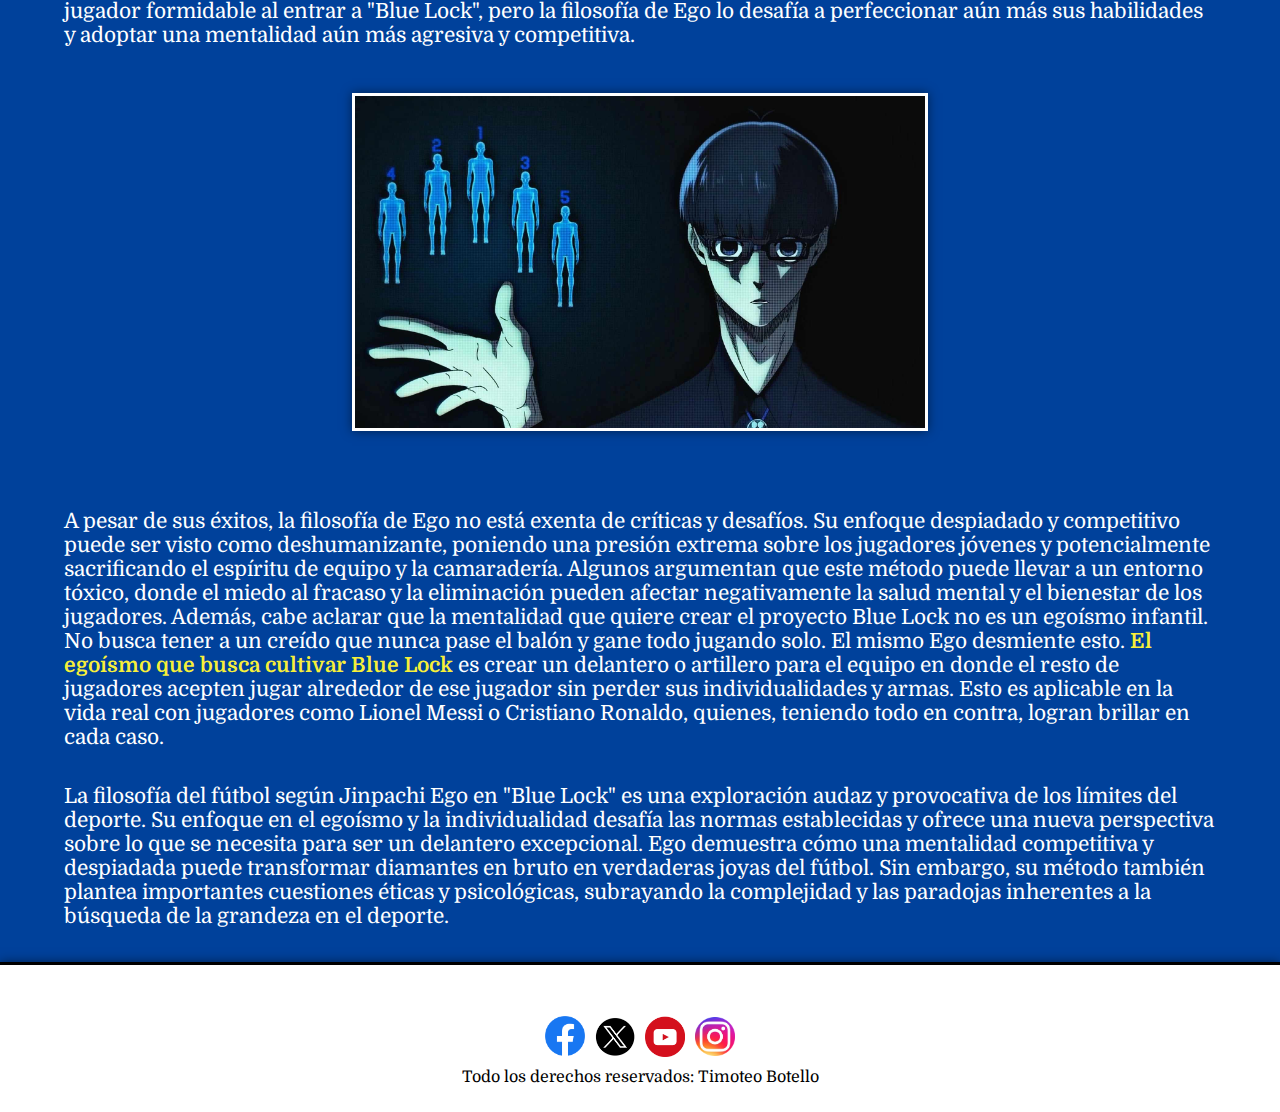
<file: filosofiajimpachiego.html>
<!DOCTYPE html>
<html lang="es">
<head>
    <meta charset="UTF-8">
    <meta http-equiv="X-UA-Compatible" content="IE=edge">
    <meta name="viewport" content="width=device-width, initial-scale=1.0">
    <link href="https://fonts.googleapis.com/css2?family=Rubik&display=swap" rel="stylesheet">
    <link rel="stylesheet" href="https://cdnjs.cloudflare.com/ajax/libs/font-awesome/4.7.0/css/font-awesome.min.css">
    <link rel="preconnect" href="https://fonts.googleapis.com">
    <link rel="preconnect" href="https://fonts.gstatic.com" crossorigin>
    <link href="https://fonts.googleapis.com/css2?family=Anton&family=Domine:wght@400..700&family=Oswald:wght@200..700&display=swap" rel="stylesheet">
    <link rel="stylesheet" href="css/estilos.css">
    <link rel="shortcut icon" href="./images/favicon.ico">
    <title>Blue Lock: Filosofía de Blue Lock</title>
</head>
<body>
    <header>
        <div class="logo">
            <a href="index.html"><img src="images/Blue_lock_logo.jpg" alt="Logo Blue Lock"></a>
        </div>
        <a href="javascript:void(0);" class="icon" onclick="myFunction()"><i class="fa fa-bars"></i></a>
        <nav id="menu_bar" >
            <ul class="">
                <li><a href="index.html">Inicio</a></li>
                <li><a href="personajes.html">Personajes</a></li>
                <li><a href="galeria.html">Galería</a></li>
                <li><a href="resenas.html">Reseñas</a></li>
                <li><a href="filosofiabluelock.html">Filosofía de Blue Lock</a></li>
                <li><a href="contacto.html">Contacto</a></li>
            </ul>
        </nav>
    </header>
    <section>
       
        <h1>FILOSOFÍA DEL FÚTBOL SEGÚN JIMPACHI EGO</h1>
        
        <article>


            <p class="texto_secundario">

                Jimpachi Ego es el organizador y arquitecto del proyecto "Blue Lock", el propone un enfoque radical y a menudo despiadado del fútbol, que desafía las convenciones tradicionales del deporte. En lugar de centrarse en la cooperación y el trabajo en equipo, Ego promueve una filosofía basada en el <strong>egoísmo y la individualidad</strong>, buscando transformar a los jugadores en delanteros excepcionales que puedan llevar a Japón a la cima del fútbol mundial.

                Ego ve el fútbol desde una perspectiva casi científica, desprovista de las emociones y el sentimentalismo que a menudo acompañan al deporte. Para él, el fútbol es una guerra en miniatura, donde solo los más fuertes y decididos sobreviven. Esta visión se refleja en su enfoque hacia los jugadores, a quienes ve como <strong>"diamantes en bruto"</strong> que deben ser pulidos y moldeados mediante un entrenamiento intenso y competitivo.

            </p>

            <p class="texto_secundario">

                Ego argumenta que un verdadero delantero debe ser egoísta. Debe tener la capacidad y la confianza para tomar decisiones críticas y actuar por su cuenta cuando sea necesario. Este enfoque radical se basa en la premisa de que un <strong>delantero excepcional</strong> puede cambiar el curso de un partido por sí solo. Siendo capaz de pasar del 0 al 1 completamente solo, aportando jugadas, pases o goles por su mera individualidad haciendo que el equipo pase del 1 al 10 y del 10 al 20.... Asi sucesivamente hasta llegar a la victoria.
                
                El impacto de la filosofía de Ego en los jugadores del proyecto "Blue Lock" es profundo y transformador. A través de su método busca sacar lo mejor de cada jugador, obligándolos a <strong>confrontar sus debilidades</strong> y superar sus límites, este proceso no solo mejora sus habilidades técnicas, sino que también fortalece su mentalidad, haciéndolos más resilientes y decididos. 

            </p>

            <div class="cara_imagen">
                <img src="./images/Filosofia_Blue_Lock/Jinpachi_Ego.jpg" alt="Jimpachi Ego">
            </div>
            

            <p class="texto_secundario">

                Desde el inicio de la serie, Ego se nos presenta como un <strong>personaje muy excéntrico</strong>, destacándose por su apariencia física, gestos y personalidad. Su enfoque no es para nada ortodoxo, al punto de plantear ideas o conceptos en forma de "juegos" que en realidad van mucho más allá. Un ejemplo de esto es la primera selección, donde pone a 12 jugadores en un salón cerrado y el último que toque o tenga el balón al finalizar un minuto y medio es eliminado del proyecto. A simple vista, parece un juego de "las traes" o "la mancha" con la pelota, pero en realidad es una compleja artimaña.

                El salón donde estaban encerrados los jugadores mide exactamente lo que <strong>abarca la zona de penal</strong> o la zona del arco, el lugar donde se originan el 90% de los goles. Con este simple juego, Ego demostró cómo cada segundo dentro del área es crucial; un momento de titubeo o miedo se penaliza con la derrota. Ego plantea el desafío pero al mismo tiempo oculta la respuesta, sin dejar nada al azar, reflejando su lado metódico y destructivo del fútbol.

            </p>

            <p class="texto_secundario">

                De esta forma jugadores como Yoichi Isagi se ven potenciados bajo su filosofia en donde Isagi pasa de ser un jugador promedio con habilidades técnicas decentes pero que carece de la confianza y la mentalidad asesina necesaria para sobresalir, a poder abrazar su egoísmo en la cancha, desarrollando una visión de juego más aguda y una determinación inquebrantable. Otros como Seishiro Nagi y Rin Itoshi son denominados por Ego como <strong>"talentos naturales"</strong> a los cuales el puede refinar, en el caso de Nagi un talento natural que inicialmente juega por diversión, comienza a tomarse el fútbol más en serio bajo su influencia. En el caso de Rin Itoshi, por otro lado, ya era un jugador formidable al entrar a "Blue Lock", pero la filosofía de Ego lo desafía a perfeccionar aún más sus habilidades y adoptar una mentalidad aún más agresiva y competitiva.

            </p>

            <div class="cara_imagen"> 
                
                <img src="./images/Filosofia_Blue_Lock/Jinpachi_Ego_de_Frente.jpg" alt="Jimpachi Ego de frente">
            
            </div>

            <p class="texto_secundario">

                A pesar de sus éxitos, la filosofía de Ego no está exenta de críticas y desafíos. Su enfoque despiadado y competitivo puede ser visto como deshumanizante, poniendo una presión extrema sobre los jugadores jóvenes y potencialmente sacrificando el espíritu de equipo y la camaradería. Algunos argumentan que este método puede llevar a un entorno tóxico, donde el miedo al fracaso y la eliminación pueden afectar negativamente la salud mental y el bienestar de los jugadores. Además, cabe aclarar que la mentalidad que quiere crear el proyecto Blue Lock no es un egoísmo infantil. No busca tener a un creído que nunca pase el balón y gane todo jugando solo. El mismo Ego desmiente esto. <strong>El egoísmo que busca cultivar Blue Lock</strong> es crear un delantero o artillero para el equipo en donde el resto de jugadores acepten jugar alrededor de ese jugador sin perder sus individualidades y armas. Esto es aplicable en la vida real con jugadores como Lionel Messi o Cristiano Ronaldo, quienes, teniendo todo en contra, logran brillar en cada caso.

            </p>

            <p class="texto_secundario">

                La filosofía del fútbol según Jinpachi Ego en "Blue Lock" es una exploración audaz y provocativa de los límites del deporte. Su enfoque en el egoísmo y la individualidad desafía las normas establecidas y ofrece una nueva perspectiva sobre lo que se necesita para ser un delantero excepcional. Ego demuestra cómo una mentalidad competitiva y despiadada puede transformar diamantes en bruto en verdaderas joyas del fútbol. Sin embargo, su método también plantea importantes cuestiones éticas y psicológicas, subrayando la complejidad y las paradojas inherentes a la búsqueda de la grandeza en el deporte.

            </p>

        </article>

        
        

        
    </section>
    <footer>
        <a href="https://www.facebook.com/groups/487304850146286/" target="_blank">
            <img src="images/redes/facebook.png" alt="Facebook">
        </a>
        <a href="https://x.com/bluelock_pr" target="_blank">
            <img src="images/redes/X.png" alt="Twitter">
        </a>
        <a href="https://www.youtube.com/watch?v=0bR8i-__Jtg" target="_blank">
            <img src="images/redes/youtube.png" alt="Youtube">
        </a>
        <a href="https://www.instagram.com/bluelockoffical/?hl=es" target="_blank">
            <img src="images/redes/instagram.png" alt="Instagram">
        </a>

        <div class="copy_definido"><a href="copyright.html"><img src="./images/Copy.png" alt="Copyrihgt"></a></div>

        <div class="derecho_autor">
            <a href="copyright.html"><p>Todo los derechos reservados: Timoteo Botello</p></a>
        </div>
    </footer>
    <button class="scroll-to-top" onclick="scrollToTop()">↑</button>
    <script type="text/javascript">
        function myFunction() {
          var x = document.getElementById("menu_bar");
          if (x.className === "") {
            x.className += " responsive";
          } else {
            x.className = "";
          }
        }
        function scrollToTop() {
            window.scrollTo({ top: 0, behavior: 'smooth' });
        }
    </script>
</body>
</html>
</file>
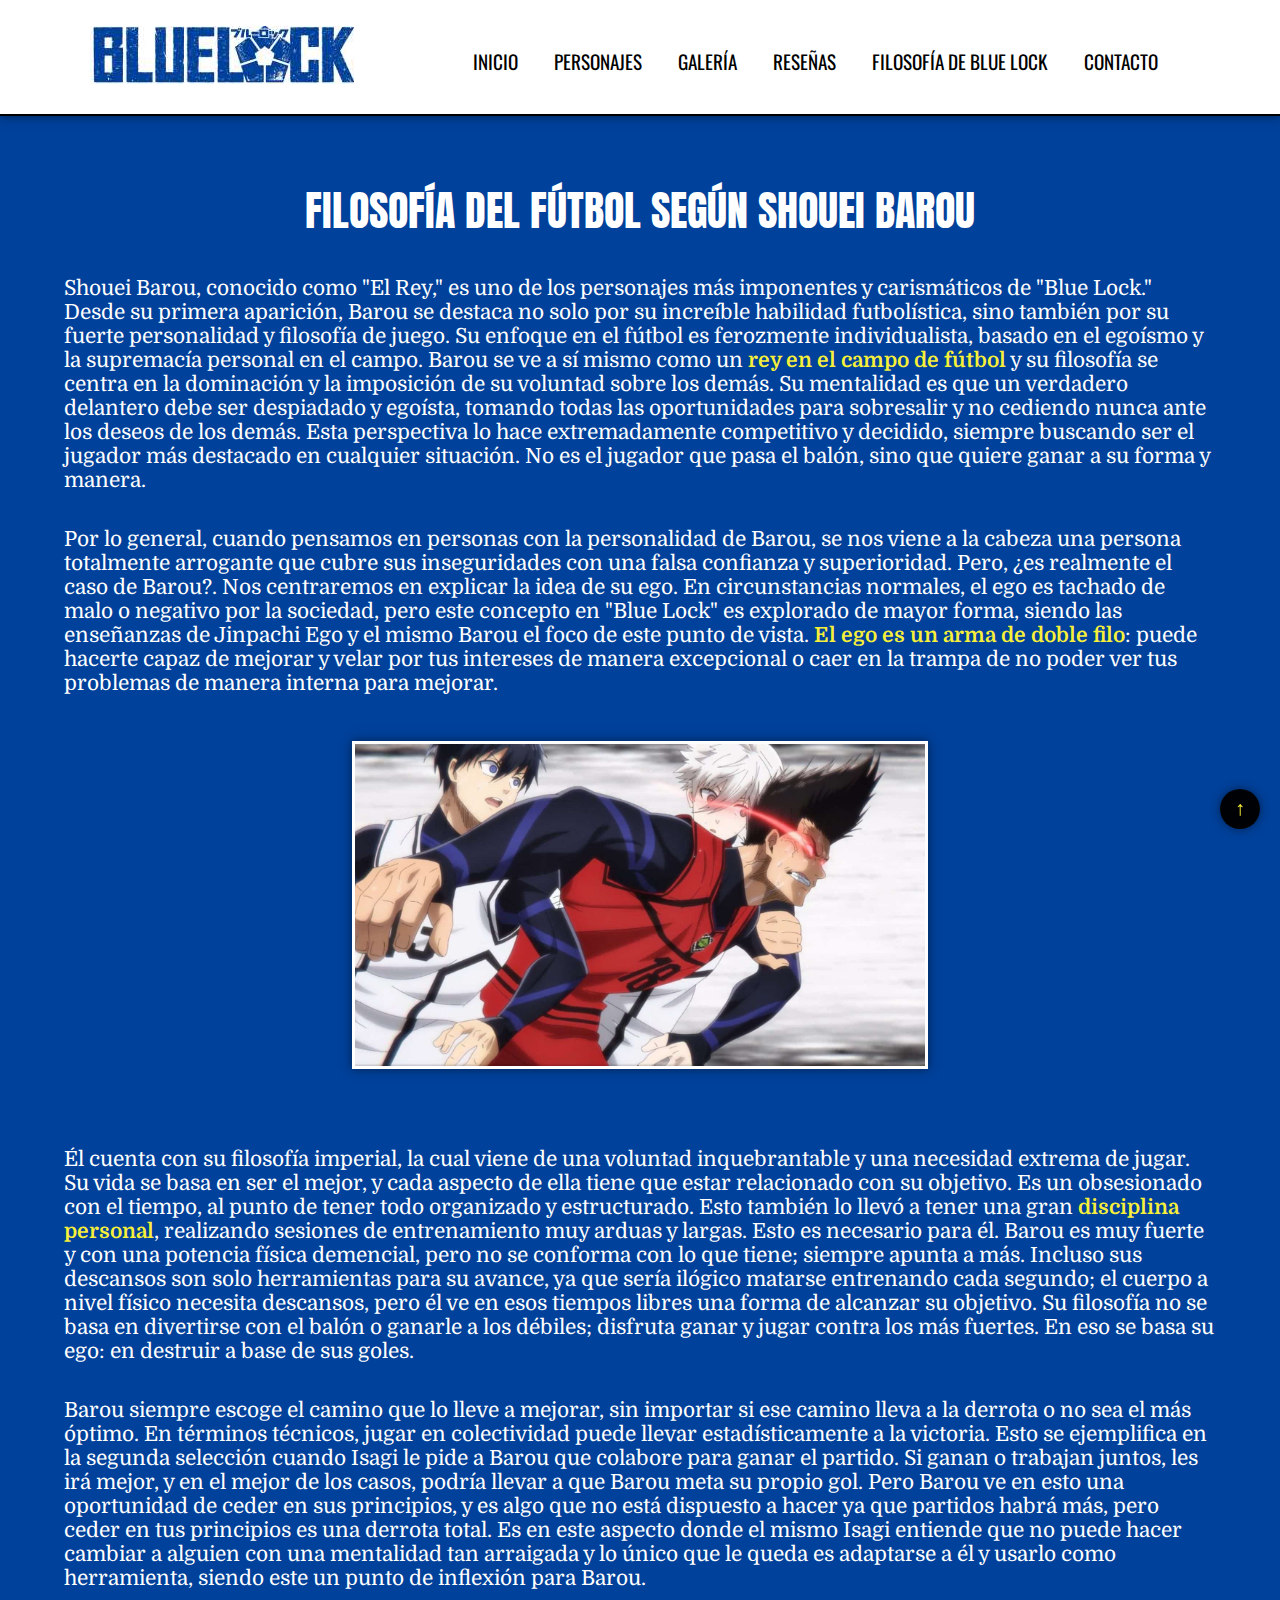
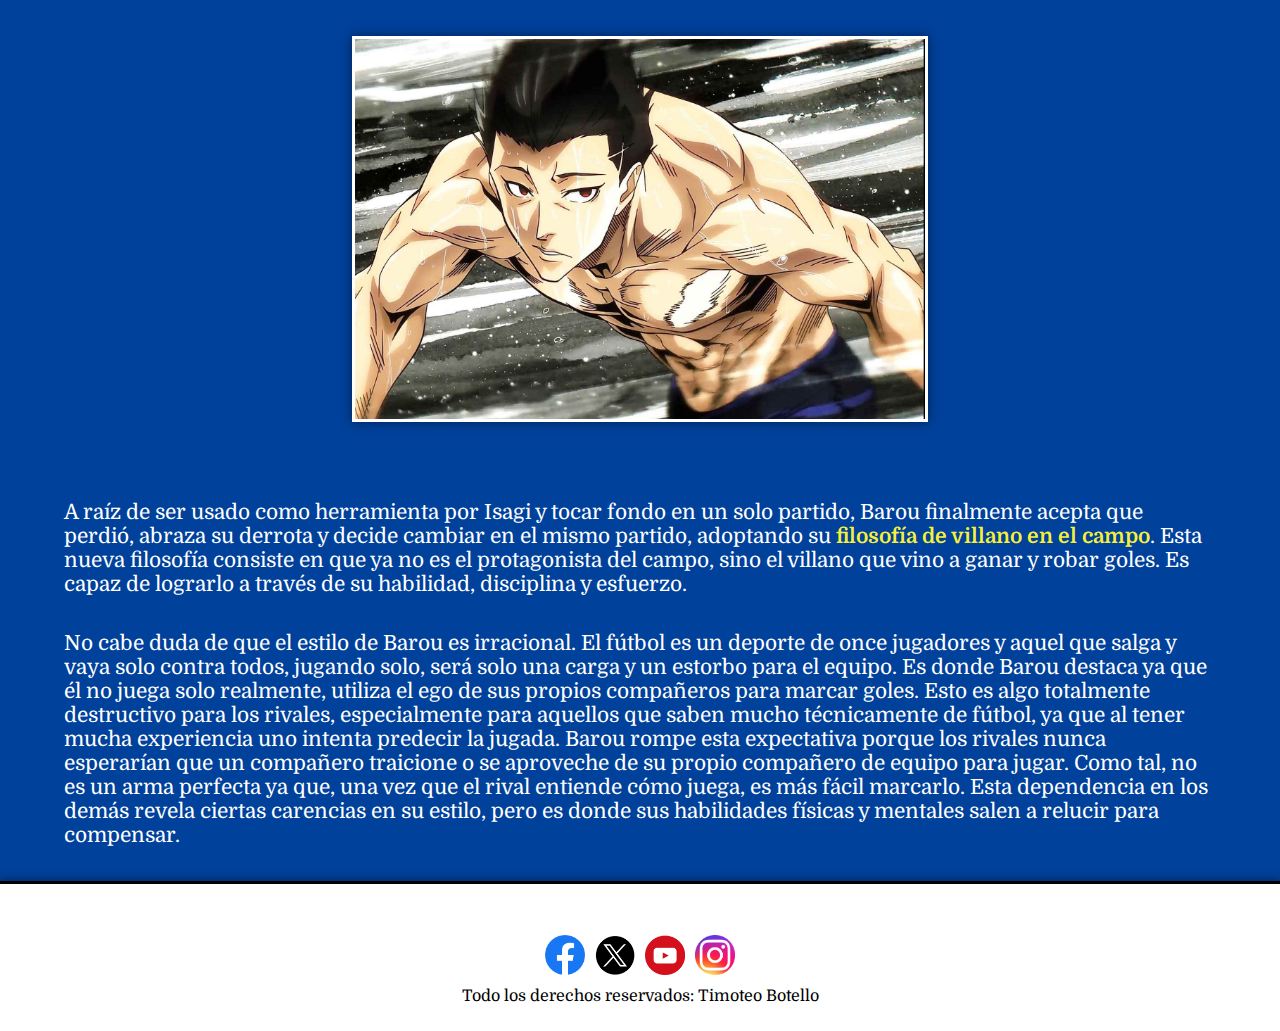
<file: filosofiashoueibarou.html>
<!DOCTYPE html>
<html lang="es">
<head>
    <meta charset="UTF-8">
    <meta http-equiv="X-UA-Compatible" content="IE=edge">
    <meta name="viewport" content="width=device-width, initial-scale=1.0">
    <link href="https://fonts.googleapis.com/css2?family=Rubik&display=swap" rel="stylesheet">
    <link rel="stylesheet" href="https://cdnjs.cloudflare.com/ajax/libs/font-awesome/4.7.0/css/font-awesome.min.css">
    
    <link rel="preconnect" href="https://fonts.googleapis.com">
    <link rel="preconnect" href="https://fonts.gstatic.com" crossorigin>
    <link href="https://fonts.googleapis.com/css2?family=Anton&family=Domine:wght@400..700&family=Oswald:wght@200..700&display=swap" rel="stylesheet">
    <link rel="stylesheet" href="css/estilos.css">
    <link rel="shortcut icon" href="./images/favicon.ico">
    <title>Blue Lock: Filosofía de Yoichi Isagi</title>
</head>
<body>
    <header>
        <div class="logo">
            <a href="index.html"><img src="images/Blue_lock_logo.jpg" alt="Logo Blue Lock"></a>
        </div>
        <a href="javascript:void(0);" class="icon" onclick="myFunction()"><i class="fa fa-bars"></i></a>
        <nav id="menu_bar" >
            <ul class="">
                <li><a href="index.html">Inicio</a></li>
                <li><a href="personajes.html">Personajes</a></li>
                <li><a href="galeria.html">Galería</a></li>
                <li><a href="resenas.html">Reseñas</a></li>
                <li><a href="filosofiabluelock.html">Filosofía de Blue Lock</a></li>
                <li><a href="contacto.html">Contacto</a></li>
            </ul>
        </nav>
    </header>
    <section>
       
        <h1>FILOSOFÍA DEL FÚTBOL SEGÚN SHOUEI BAROU</h1>
        
        <article>
            <p class="texto_secundario">

                Shouei Barou, conocido como "El Rey," es uno de los personajes más imponentes y carismáticos de "Blue Lock." Desde su primera aparición, Barou se destaca no solo por su increíble habilidad futbolística, sino también por su fuerte personalidad y filosofía de juego. Su enfoque en el fútbol es ferozmente individualista, basado en el egoísmo y la supremacía personal en el campo.

                Barou se ve a sí mismo como un <strong>rey en el campo de fútbol</strong> y su filosofía se centra en la dominación y la imposición de su voluntad sobre los demás. Su mentalidad es que un verdadero delantero debe ser despiadado y egoísta, tomando todas las oportunidades para sobresalir y no cediendo nunca ante los deseos de los demás. Esta perspectiva lo hace extremadamente competitivo y decidido, siempre buscando ser el jugador más destacado en cualquier situación. No es el jugador que pasa el balón, sino que quiere ganar a su forma y manera.



            </p>

            <p class="texto_secundario">

                Por lo general, cuando pensamos en personas con la personalidad de Barou, se nos viene a la cabeza una persona totalmente arrogante que cubre sus inseguridades con una falsa confianza y superioridad. Pero, ¿es realmente el caso de Barou?. Nos centraremos en explicar la idea de su ego. En circunstancias normales, el ego es tachado de malo o negativo por la sociedad, pero este concepto en "Blue Lock" es explorado de mayor forma, siendo las enseñanzas de Jinpachi Ego y el mismo Barou el foco de este punto de vista. <strong>El ego es un arma de doble filo</strong>: puede hacerte capaz de mejorar y velar por tus intereses de manera excepcional o caer en la trampa de no poder ver tus problemas de manera interna para mejorar.

            </p>

            <div class="cara_imagen">
                <img src="./images/Filosofia_Blue_Lock/Shouei_Barou_Escapando.jpg" alt="Shouei Barou">
            </div>

            <p class="texto_secundario">

                Él cuenta con su filosofía imperial, la cual viene de una voluntad inquebrantable y una necesidad extrema de jugar. Su vida se basa en ser el mejor, y cada aspecto de ella tiene que estar relacionado con su objetivo. Es un obsesionado con el tiempo, al punto de tener todo organizado y estructurado. Esto también lo llevó a tener una gran <strong>disciplina personal</strong>, realizando sesiones de entrenamiento muy arduas y largas. Esto es necesario para él. Barou es muy fuerte y con una potencia física demencial, pero no se conforma con lo que tiene; siempre apunta a más. Incluso sus descansos son solo herramientas para su avance, ya que sería ilógico matarse entrenando cada segundo; el cuerpo a nivel físico necesita descansos, pero él ve en esos tiempos libres una forma de alcanzar su objetivo. Su filosofía no se basa en divertirse con el balón o ganarle a los débiles; disfruta ganar y jugar contra los más fuertes. En eso se basa su ego: en destruir a base de sus goles.

            </p>

            <p class="texto_secundario">

                Barou siempre escoge el camino que lo lleve a mejorar, sin importar si ese camino lleva a la derrota o no sea el más óptimo. En términos técnicos, jugar en colectividad puede llevar estadísticamente a la victoria. Esto se ejemplifica en la segunda selección cuando Isagi le pide a Barou que colabore para ganar el partido. Si ganan o trabajan juntos, les irá mejor, y en el mejor de los casos, podría llevar a que Barou meta su propio gol. Pero Barou ve en esto una oportunidad de ceder en sus principios, y es algo que no está dispuesto a hacer ya que partidos habrá más, pero ceder en tus principios es una derrota total. Es en este aspecto donde el mismo Isagi entiende que no puede hacer cambiar a alguien con una mentalidad tan arraigada y lo único que le queda es adaptarse a él y usarlo como herramienta, siendo este un punto de inflexión para Barou.

            </p>

            <div class="cara_imagen">
                <img src="./images/Filosofia_Blue_Lock/Shouei_Barou_Musculos.jpg" alt="Shouei Barou musculos">
            </div>

            <p class="texto_secundario">

                A raíz de ser usado como herramienta por Isagi y tocar fondo en un solo partido, Barou finalmente acepta que perdió, abraza su derrota y decide cambiar en el mismo partido, adoptando su <strong>filosofía de villano en el campo</strong>. Esta nueva filosofía consiste en que ya no es el protagonista del campo, sino el villano que vino a ganar y robar goles. Es capaz de lograrlo a través de su habilidad, disciplina y esfuerzo.



            </p>

            <p class="texto_secundario">

                No cabe duda de que el estilo de Barou es irracional. El fútbol es un deporte de once jugadores y aquel que salga y vaya solo contra todos, jugando solo, será solo una carga y un estorbo para el equipo. Es donde Barou destaca ya que él no juega solo realmente, utiliza el ego de sus propios compañeros para marcar goles. Esto es algo totalmente destructivo para los rivales, especialmente para aquellos que saben mucho técnicamente de fútbol, ya que al tener mucha experiencia uno intenta predecir la jugada. Barou rompe esta expectativa porque los rivales nunca esperarían que un compañero traicione o se aproveche de su propio compañero de equipo para jugar. Como tal, no es un arma perfecta ya que, una vez que el rival entiende cómo juega, es más fácil marcarlo. Esta dependencia en los demás revela ciertas carencias en su estilo, pero es donde sus habilidades físicas y mentales salen a relucir para compensar.
            </p>
        </article>

        

        
    </section>
    <footer>
        <a href="https://www.facebook.com/groups/487304850146286/" target="_blank">
            <img src="images/redes/facebook.png" alt="Facebook">
        </a>
        <a href="https://x.com/bluelock_pr" target="_blank">
            <img src="images/redes/X.png" alt="Twitter">
        </a>
        <a href="https://www.youtube.com/watch?v=0bR8i-__Jtg" target="_blank">
            <img src="images/redes/youtube.png" alt="Youtube">
        </a>
        <a href="https://www.instagram.com/bluelockoffical/?hl=es" target="_blank">
            <img src="images/redes/instagram.png" alt="Instagram">
        </a>
        
        <div class="copy_definido"><a href="copyright.html"><img src="./images/Copy.png" alt="Copyrihgt"></a></div>

        <div class="derecho_autor">
            <a href="copyright.html"><p>Todo los derechos reservados: Timoteo Botello</p></a>
        </div>
    </footer>
    <button class="scroll-to-top" onclick="scrollToTop()">↑</button>
    <script type="text/javascript">
        function myFunction() {
          var x = document.getElementById("menu_bar");
          if (x.className === "") {
            x.className += " responsive";
          } else {
            x.className = "";
          }
        }
        function scrollToTop() {
            window.scrollTo({ top: 0, behavior: 'smooth' });
        }
    </script>
</body>
</html>
</file>
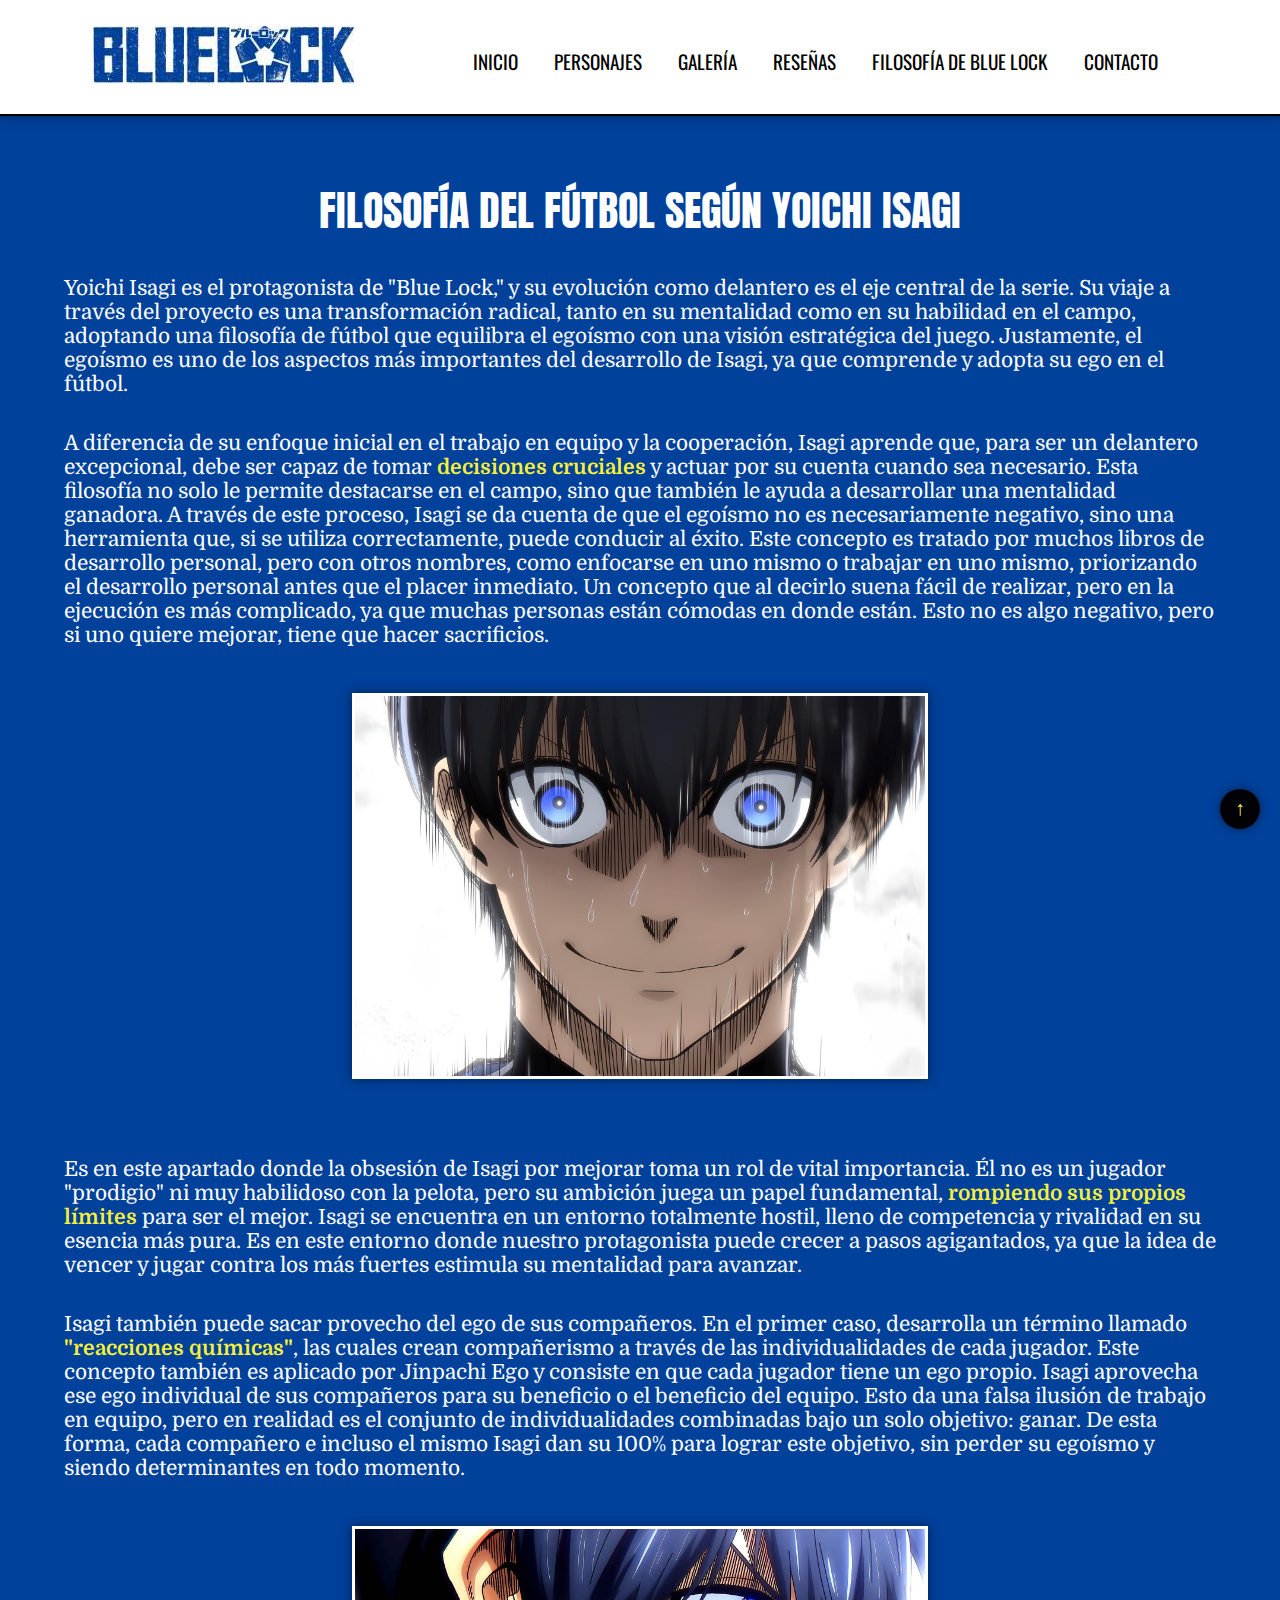
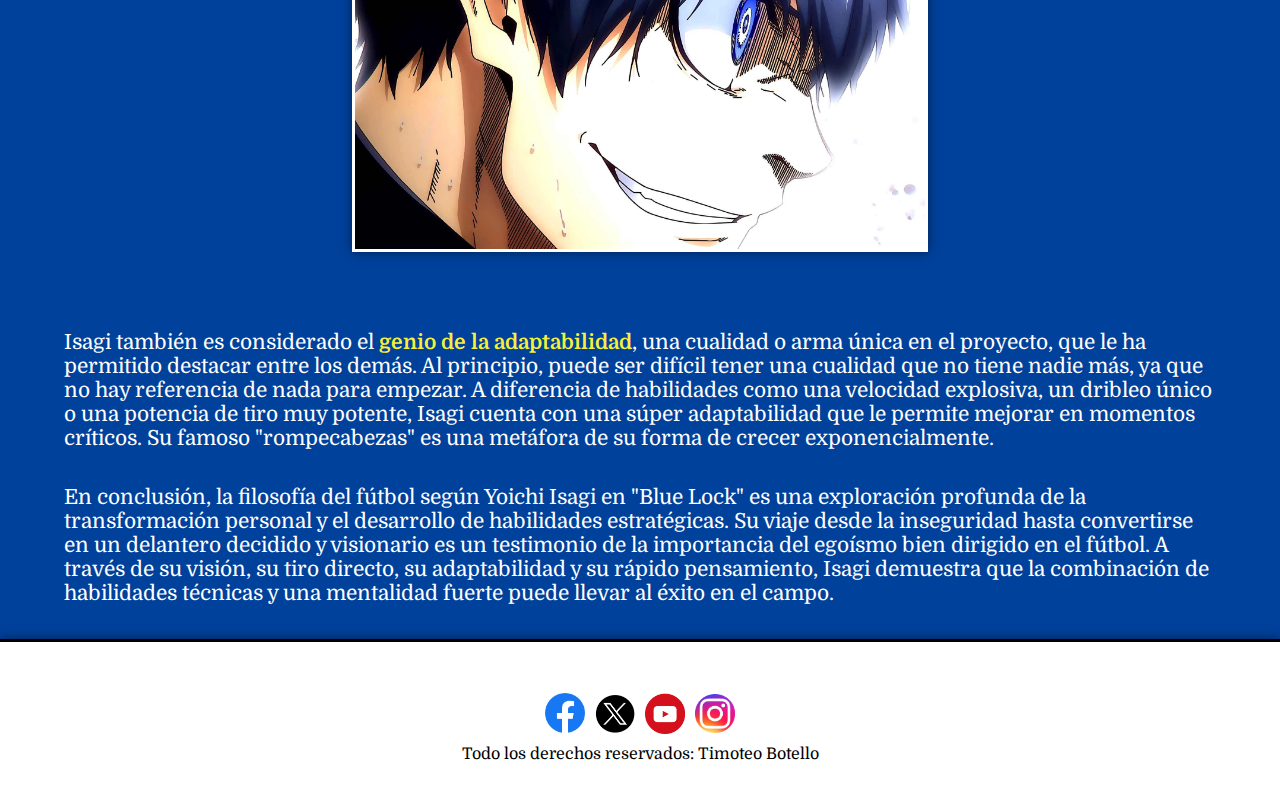
<file: filosofiayoichiisagi.html>
<!DOCTYPE html>
<html lang="es">
<head>
    <meta charset="UTF-8">
    <meta http-equiv="X-UA-Compatible" content="IE=edge">
    <meta name="viewport" content="width=device-width, initial-scale=1.0">
    <link href="https://fonts.googleapis.com/css2?family=Rubik&display=swap" rel="stylesheet">
    <link rel="stylesheet" href="https://cdnjs.cloudflare.com/ajax/libs/font-awesome/4.7.0/css/font-awesome.min.css">
    <link rel="preconnect" href="https://fonts.googleapis.com">
    <link rel="preconnect" href="https://fonts.gstatic.com" crossorigin>
    <link href="https://fonts.googleapis.com/css2?family=Anton&family=Domine:wght@400..700&family=Oswald:wght@200..700&display=swap" rel="stylesheet">
    <link rel="stylesheet" href="css/estilos.css">
    <link rel="shortcut icon" href="./images/favicon.ico">
    <title>Blue Lock: Filosofía de Yoichi Isagi</title>
</head>
<body>
    <header>
        <div class="logo">
            <a href="index.html"><img src="images/Blue_lock_logo.jpg" alt="Logo Blue Lock"></a>
        </div>
        <a href="javascript:void(0);" class="icon" onclick="myFunction()"><i class="fa fa-bars"></i></a>
        <nav id="menu_bar" >
            <ul class="">
                <li><a href="index.html">Inicio</a></li>
                <li><a href="personajes.html">Personajes</a></li>
                <li><a href="galeria.html">Galería</a></li>
                <li><a href="resenas.html">Reseñas</a></li>
                <li><a href="filosofiabluelock.html">Filosofía de Blue Lock</a></li>
                <li><a href="contacto.html">Contacto</a></li>
            </ul>
        </nav>
    </header>
    <section>
       
        <h1>FILOSOFÍA DEL FÚTBOL SEGÚN YOICHI ISAGI</h1>
        
        <article>
            <p class="texto_secundario">

                Yoichi Isagi es el protagonista de "Blue Lock," y su evolución como delantero es el eje central de la serie. Su viaje a través del proyecto es una transformación radical, tanto en su mentalidad como en su habilidad en el campo, adoptando una filosofía de fútbol que equilibra el egoísmo con una visión estratégica del juego. Justamente, el egoísmo es uno de los aspectos más importantes del desarrollo de Isagi, ya que comprende y adopta su ego en el fútbol.

            </p>

            <p class="texto_secundario">

                A diferencia de su enfoque inicial en el trabajo en equipo y la cooperación, Isagi aprende que, para ser un delantero excepcional, debe ser capaz de tomar <strong>decisiones cruciales</strong> y actuar por su cuenta cuando sea necesario. Esta filosofía no solo le permite destacarse en el campo, sino que también le ayuda a desarrollar una mentalidad ganadora. A través de este proceso, Isagi se da cuenta de que el egoísmo no es necesariamente negativo, sino una herramienta que, si se utiliza correctamente, puede conducir al éxito.

                Este concepto es tratado por muchos libros de desarrollo personal, pero con otros nombres, como enfocarse en uno mismo o trabajar en uno mismo, priorizando el desarrollo personal antes que el placer inmediato. Un concepto que al decirlo suena fácil de realizar, pero en la ejecución es más complicado, ya que muchas personas están cómodas en donde están. Esto no es algo negativo, pero si uno quiere mejorar, tiene que hacer sacrificios.

            </p>

            <div class="cara_imagen">
                <img src="./images/Filosofia_Blue_Lock/Yoichi_Isagi_Soriendo_Frente.jpg" alt="Yoichi Isagi Soriendo Frente">
            </div>

            <p class="texto_secundario">

                Es en este apartado donde la obsesión de Isagi por mejorar toma un rol de vital importancia. Él no es un jugador "prodigio" ni muy habilidoso con la pelota, pero su ambición juega un papel fundamental, <strong>rompiendo sus propios límites</strong> para ser el mejor. Isagi se encuentra en un entorno totalmente hostil, lleno de competencia y rivalidad en su esencia más pura. Es en este entorno donde nuestro protagonista puede crecer a pasos agigantados, ya que la idea de vencer y jugar contra los más fuertes estimula su mentalidad para avanzar.

            </p>

            <p class="texto_secundario">

                Isagi también puede sacar provecho del ego de sus compañeros. En el primer caso, desarrolla un término llamado <strong>"reacciones químicas"</strong>, las cuales crean compañerismo a través de las individualidades de cada jugador. Este concepto también es aplicado por Jinpachi Ego y consiste en que cada jugador tiene un ego propio. Isagi aprovecha ese ego individual de sus compañeros para su beneficio o el beneficio del equipo. Esto da una falsa ilusión de trabajo en equipo, pero en realidad es el conjunto de individualidades combinadas bajo un solo objetivo: ganar. De esta forma, cada compañero e incluso el mismo Isagi dan su 100% para lograr este objetivo, sin perder su egoísmo y siendo determinantes en todo momento.

            </p>

            <div class="cara_imagen">
                <img src="./images/Filosofia_Blue_Lock/Yoichi_Isagi_Sonriendo.jpg" alt="Yoichi Isagi Soriendo">
            </div>

            <p class="texto_secundario">

                Isagi también es considerado el <strong>genio de la adaptabilidad</strong>, una cualidad o arma única en el proyecto, que le ha permitido destacar entre los demás. Al principio, puede ser difícil tener una cualidad que no tiene nadie más, ya que no hay referencia de nada para empezar. A diferencia de habilidades como una velocidad explosiva, un dribleo único o una potencia de tiro muy potente, Isagi cuenta con una súper adaptabilidad que le permite mejorar en momentos críticos. Su famoso "rompecabezas" es una metáfora de su forma de crecer exponencialmente.

            </p>

            <p class="texto_secundario">

                En conclusión, la filosofía del fútbol según Yoichi Isagi en "Blue Lock" es una exploración profunda de la transformación personal y el desarrollo de habilidades estratégicas. Su viaje desde la inseguridad hasta convertirse en un delantero decidido y visionario es un testimonio de la importancia del egoísmo bien dirigido en el fútbol. A través de su visión, su tiro directo, su adaptabilidad y su rápido pensamiento, Isagi demuestra que la combinación de habilidades técnicas y una mentalidad fuerte puede llevar al éxito en el campo.

            </p>
        </article>

        

        
    </section>
    <footer>
        <a href="https://www.facebook.com/groups/487304850146286/" target="_blank">
            <img src="images/redes/facebook.png" alt="Facebook">
        </a>
        <a href="https://x.com/bluelock_pr" target="_blank">
            <img src="images/redes/X.png" alt="Twitter">
        </a>
        <a href="https://www.youtube.com/watch?v=0bR8i-__Jtg" target="_blank">
            <img src="images/redes/youtube.png" alt="Youtube">
        </a>
        <a href="https://www.instagram.com/bluelockoffical/?hl=es" target="_blank">
            <img src="images/redes/instagram.png" alt="Instagram">
        </a>
        
        <div class="copy_definido"><a href="copyright.html"><img src="./images/Copy.png" alt="Copyrihgt"></a></div>

        <div class="derecho_autor">
            <a href="copyright.html"><p>Todo los derechos reservados: Timoteo Botello</p></a>
        </div>
    </footer>
    <button class="scroll-to-top" onclick="scrollToTop()">↑</button>
    <script type="text/javascript">
        function myFunction() {
          var x = document.getElementById("menu_bar");
          if (x.className === "") {
            x.className += " responsive";
          } else {
            x.className = "";
          }
        }
        function scrollToTop() {
            window.scrollTo({ top: 0, behavior: 'smooth' });
        }
    </script>
</body>
</html>
</file>
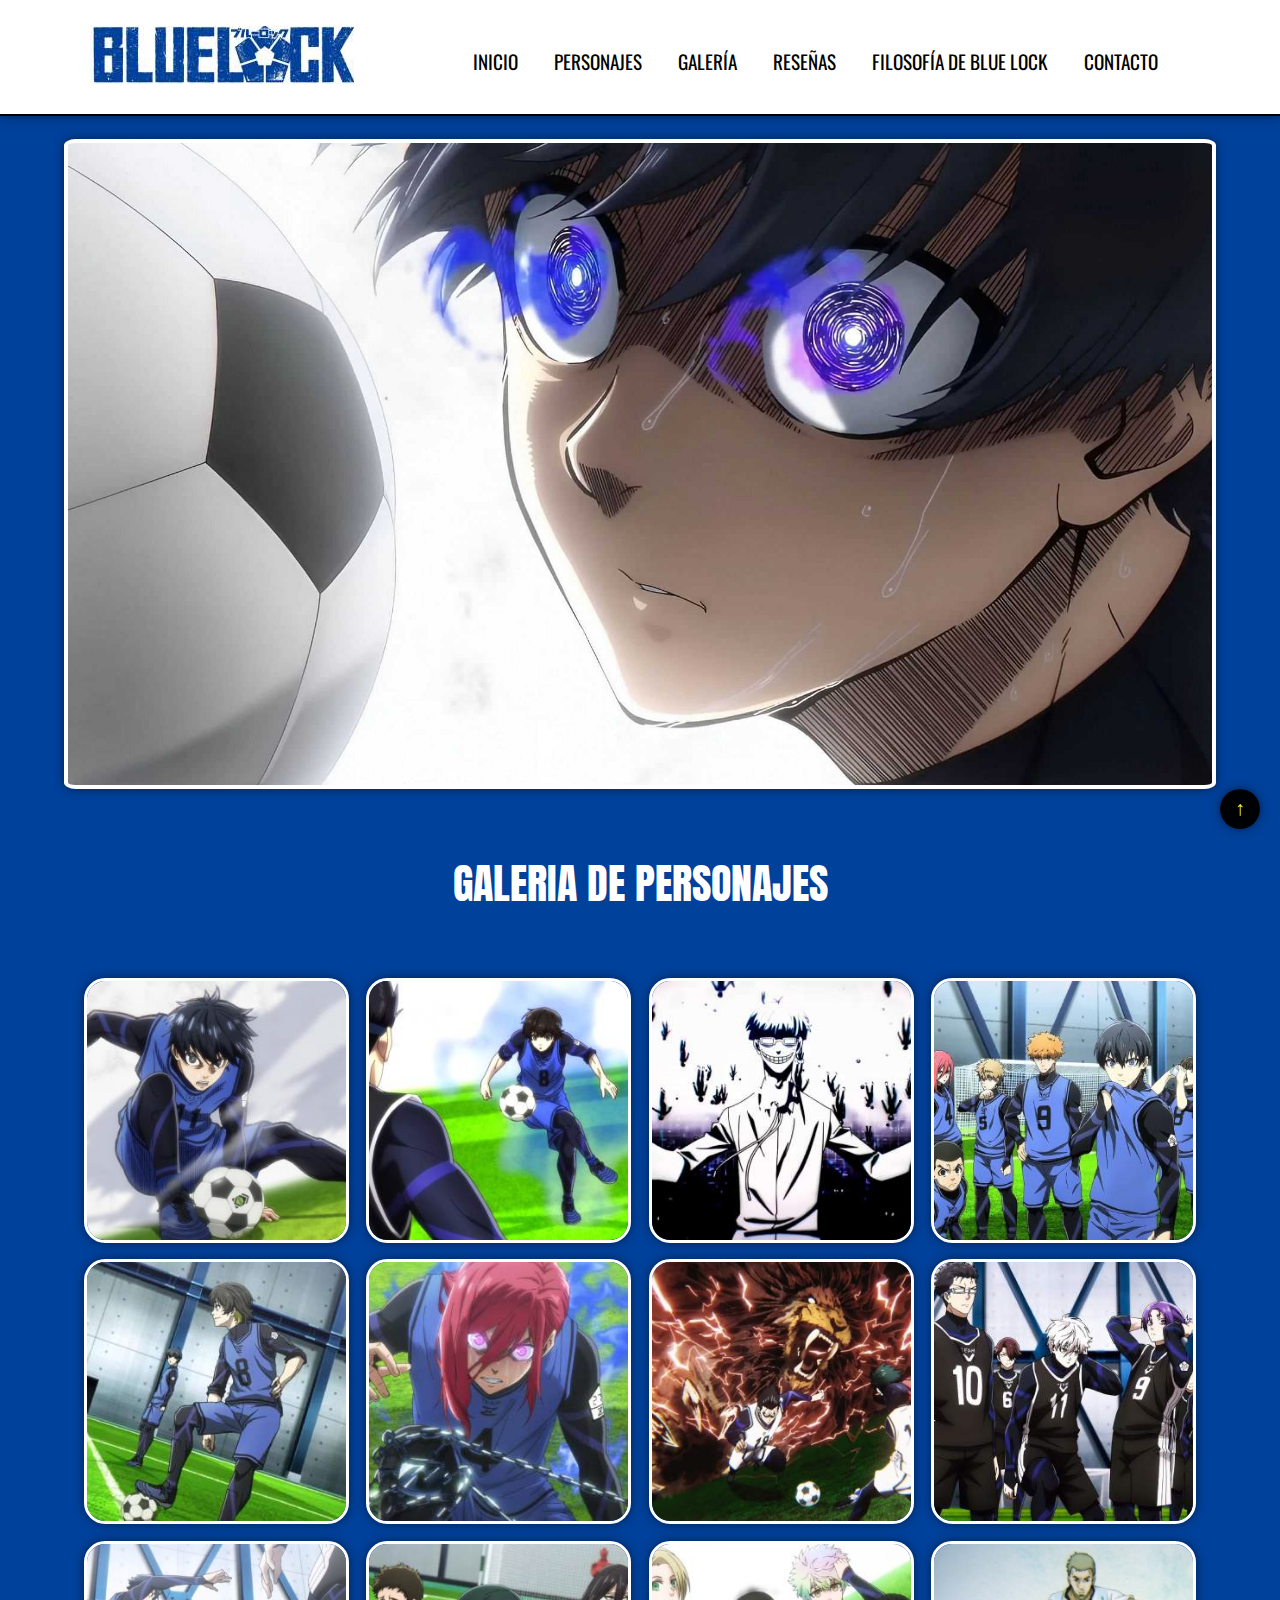
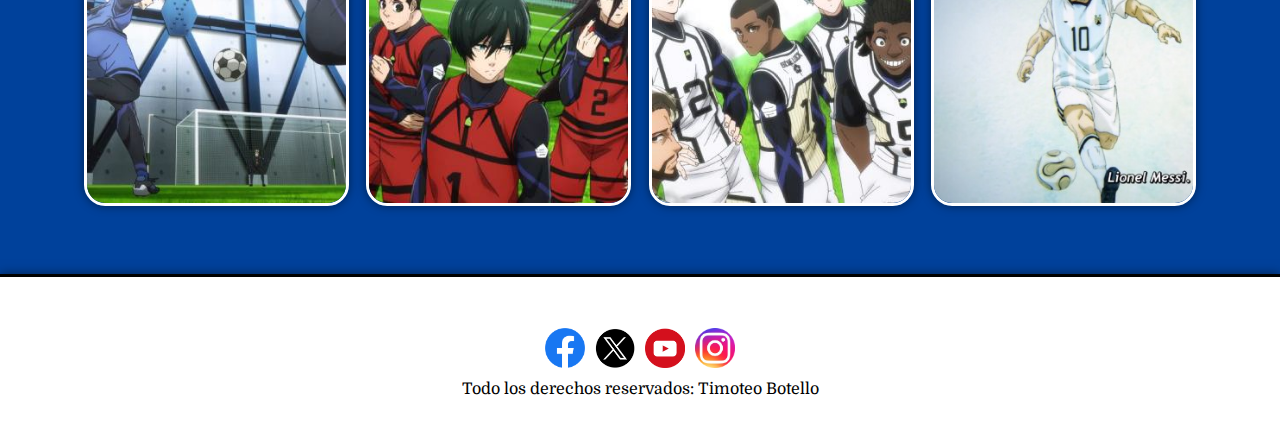
<file: galeria.html>
<!DOCTYPE html>
<html lang="es">
<head>
    <meta charset="UTF-8">
    <meta http-equiv="X-UA-Compatible" content="IE=edge">
    <meta name="viewport" content="width=device-width, initial-scale=1.0">
    <link href="https://fonts.googleapis.com/css2?family=Rubik&display=swap" rel="stylesheet">
    <link rel="stylesheet" href="https://cdnjs.cloudflare.com/ajax/libs/font-awesome/4.7.0/css/font-awesome.min.css">
    <link rel="preconnect" href="https://fonts.googleapis.com">
    <link rel="preconnect" href="https://fonts.gstatic.com" crossorigin>
    <link href="https://fonts.googleapis.com/css2?family=Anton&family=Domine:wght@400..700&family=Oswald:wght@200..700&display=swap" rel="stylesheet">
    <link rel="stylesheet" href="css/estilos.css">
    <link href="css/lightbox.css" rel="stylesheet" />
    <link rel="shortcut icon" href="./images/favicon.ico">
    <title>Blue Lock: Galeria</title>
</head>
<body>
    <header>
        <div class="logo">
            <a href="index.html"><img src="images/Blue_lock_logo.jpg" alt="Logo Blue Lock"></a>
        </div>
        <a href="javascript:void(0);" class="icon" onclick="myFunction()"><i class="fa fa-bars"></i></a>
        <nav id="menu_bar" class="">
            <ul>
                <li><a href="index.html">Inicio</a></li>
                <li><a href="personajes.html">Personajes</a></li>
                <li><a href="galeria.html">Galería</a></li>
                <li><a href="resenas.html">Reseñas</a></li>
                <li><a href="filosofiabluelock.html">Filosofía de Blue Lock</a></li>
                <li><a href="contacto.html">Contacto</a></li>
            </ul>
        </nav>
    </header>
    <section>
        <article class="principal">
            <div>
                
            </div>
        </article>
        <h1>GALERIA DE PERSONAJES</h1>

        <article class="galeria">
            <a class="example-image-link" href="images/galeria/Yoichi_Isagi-min.jpg" data-lightbox="Buzz" data-title="Isagi Yoichi."><img class="example-image" src="images/galeria/Yoichi_Isagi_mini.jpg" alt="Isagi Yoichi."/></a>

            <a class="example-image-link" href="images/galeria/Meguru_Bachira_Skills.jpg" data-lightbox="Buzz" data-title="Meguru Bachira."><img class="example-image" src="images/galeria/Meguru_Bachira_Skills_mini.jpg" alt="Meguru Bachira."/></a>

            <a class="example-image-link" href="images/galeria/Ego_jimpachi.jpg" data-lightbox="Buzz" data-title="Jimpachi Ego."><img class="example-image" src="images/galeria/Ego_jimpachi_mini.jpg" alt="Jimpachi Ego."/></a>

            <a class="example-image-link" href="images/galeria/Equipo_Z.jpg" data-lightbox="Buzz" data-title="Equipo Z de Blue Lock."><img class="example-image" src="images/galeria/Equipo_Z_mini.jpg" alt="Equipo Z de Blue Lock."/></a>

            <a class="example-image-link" href="images/galeria/Bachira_Isagi.jpg" data-lightbox="Buzz" data-title="Meguru Bachira y Yoichi Isagi."><img class="example-image" src="images/galeria/Bachira_Isagi_mini.jpg" alt="Meguru Bachira y Yoichi Isagi."/></a>

            <a class="example-image-link" href="images/galeria/Hyoma_Chigiri.jpg" data-lightbox="Buzz" data-title="Hyoma Chigiri."><img class="example-image" src="images/galeria/Hyoma_Chigiri_mini.jpg" alt="Hyoma Chigiri."/></a>

            <a class="example-image-link" href="images/galeria/Shouei_Barou.jpg" data-lightbox="Buzz" data-title="Shouei Barou."><img class="example-image" src="images/galeria/Shouei_Barou_mini.jpg" alt="Shouei Barou."/></a>

            <a class="example-image-link" href="images/galeria/Equipo_V.jpg" data-lightbox="Buzz" data-title="Equipo V de Blue Lock."><img class="example-image" src="images/galeria/Equipo_V_mini.jpg" alt="Equipo V de Blue Lock."/></a>

            <a class="example-image-link" href="images/galeria/Gol_Yoichi_Isagi.jpg" data-lightbox="Buzz" data-title="Yoichi Isagi apuntando al arco con la pelota."><img class="example-image" src="images/galeria/Gol_Yoichi_Isagi_mini.jpg" alt="Yoichi Isagi apuntando al arco con la pelota."/></a>
            
            <a class="example-image-link" href="images/galeria/Los_Tres_Mejores.jpg" data-lightbox="Buzz" data-title="Los tres mejores jugadores de Blue Lock."><img class="example-image" src="images/galeria/Los_Tres_Mejores_mini.jpg" alt="Los tres mejores jugadores de Blue Lock."/></a>

            <a class="example-image-link" href="images/galeria/Quinteto_Mundial.jpg" data-lightbox="Buzz" data-title="Los 5 mejores delanteros de diferentes paises."><img class="example-image" src="images/galeria/Quinteto_Mundial_mini.jpg" alt="Los 5 mejores delanteros de diferentes paises."/></a>

            <a class="example-image-link" href="images/galeria/Messi_Blue_Lock.jpg" data-lightbox="Buzz" data-title="Pequeño cameo de Lionel Messi en la serie."><img class="example-image" src="images/galeria/Messi_Blue_Lock_mini.jpg" alt="Pequeño cameo de Lionel Messi en la serie."/></a>

        </article>
    </section>
    <footer class="arreglo_footer">
        <a href="https://www.facebook.com/groups/487304850146286/" target="_blank">
            <img src="images/redes/facebook.png" alt="Facebook">
        </a>
        <a href="https://x.com/bluelock_pr" target="_blank">
            <img src="images/redes/X.png" alt="Twitter">
        </a>
        <a href="https://www.youtube.com/watch?v=0bR8i-__Jtg" target="_blank">
            <img src="images/redes/youtube.png" alt="Youtube">
        </a>
        <a href="https://www.instagram.com/bluelockoffical/?hl=es" target="_blank">
            <img src="images/redes/instagram.png" alt="Instagram">
        </a>
        
        <div class="copy_definido"><a href="copyright.html"><img src="./images/Copy.png" alt="Copyrihgt"></a></div>

        <div class="derecho_autor">
            <a href="copyright.html"><p>Todo los derechos reservados: Timoteo Botello</p></a>
        </div>
    </footer>
    <button class="scroll-to-top" onclick="scrollToTop()">↑</button>
    <script type="text/javascript">
        function myFunction() {
          var x = document.getElementById("menu_bar");
          if (x.className === "") {
            x.className += " responsive";
          } else {
            x.className = "";
          }
        }
        function scrollToTop() {
            window.scrollTo({ top: 0, behavior: 'smooth' });
        }
    </script>
    <script src="js/lightbox-plus-jquery.min.js"></script>
</body>
</html>
</file>
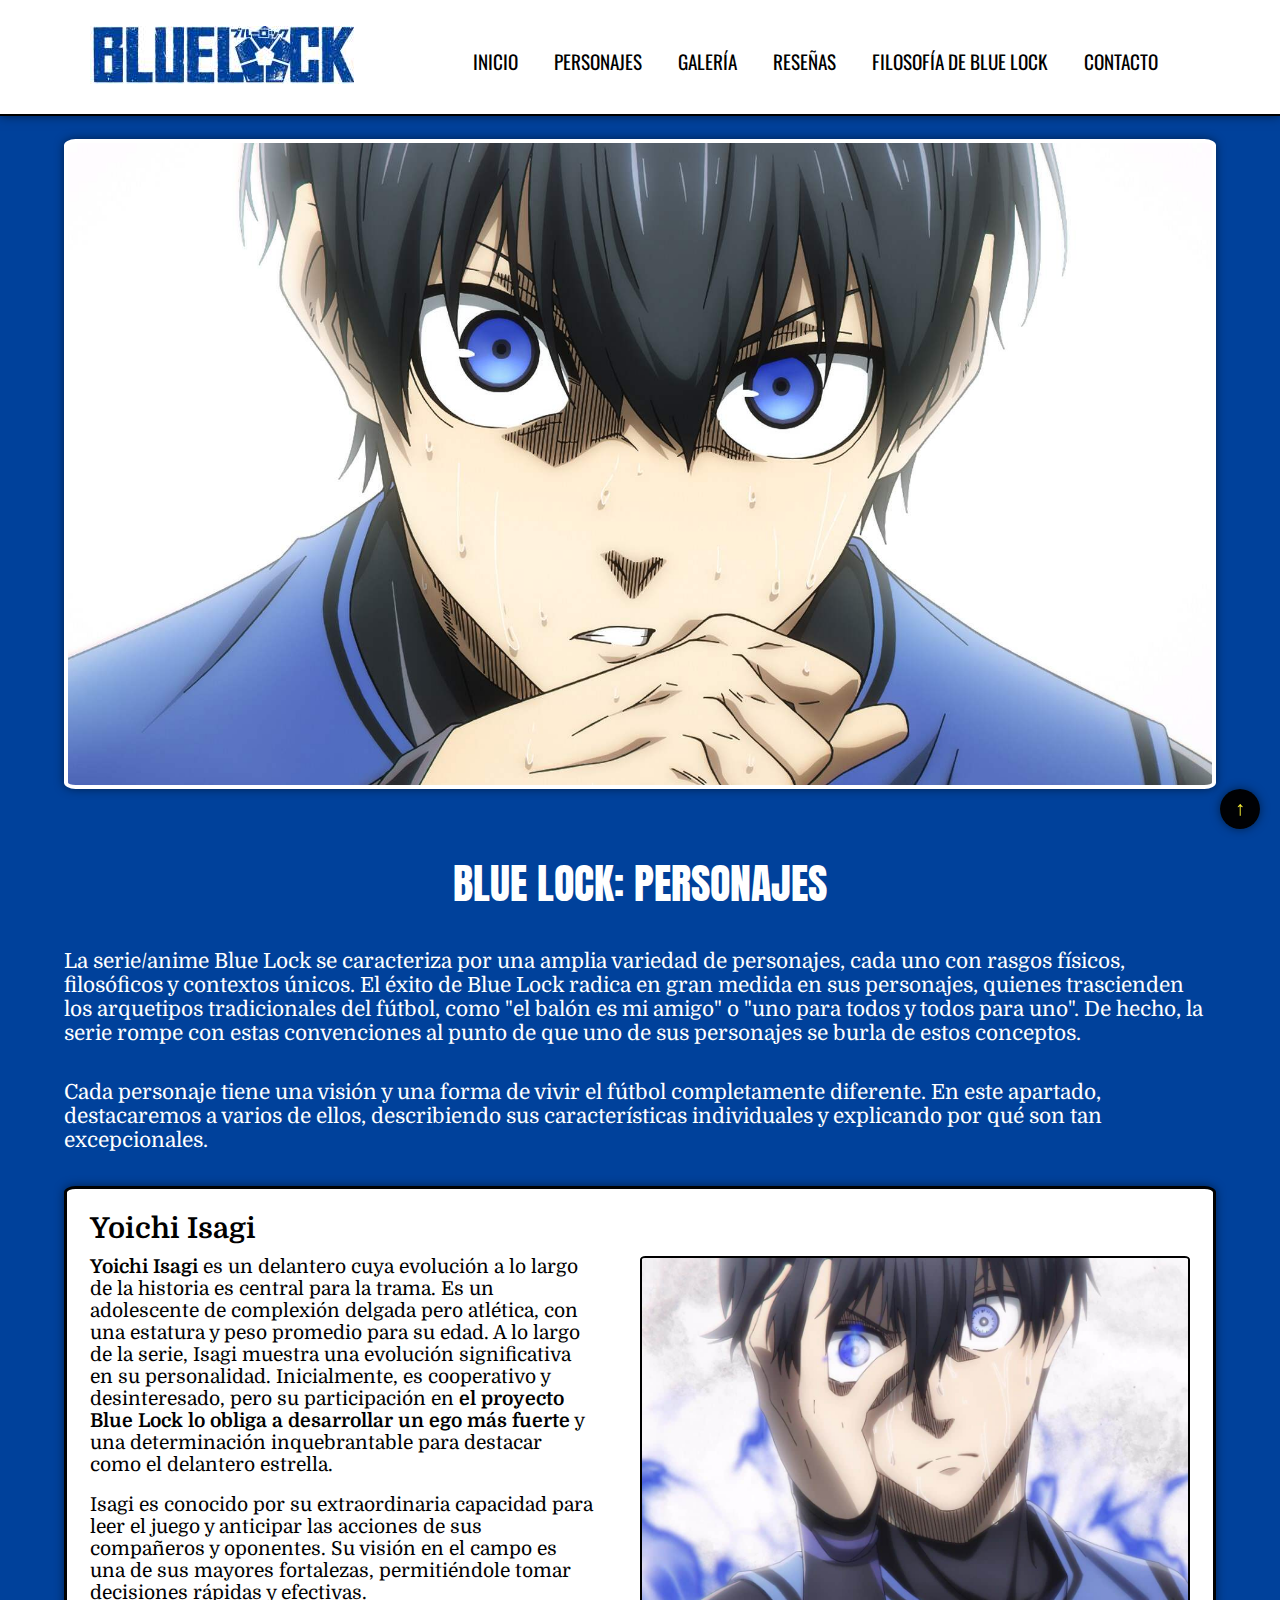
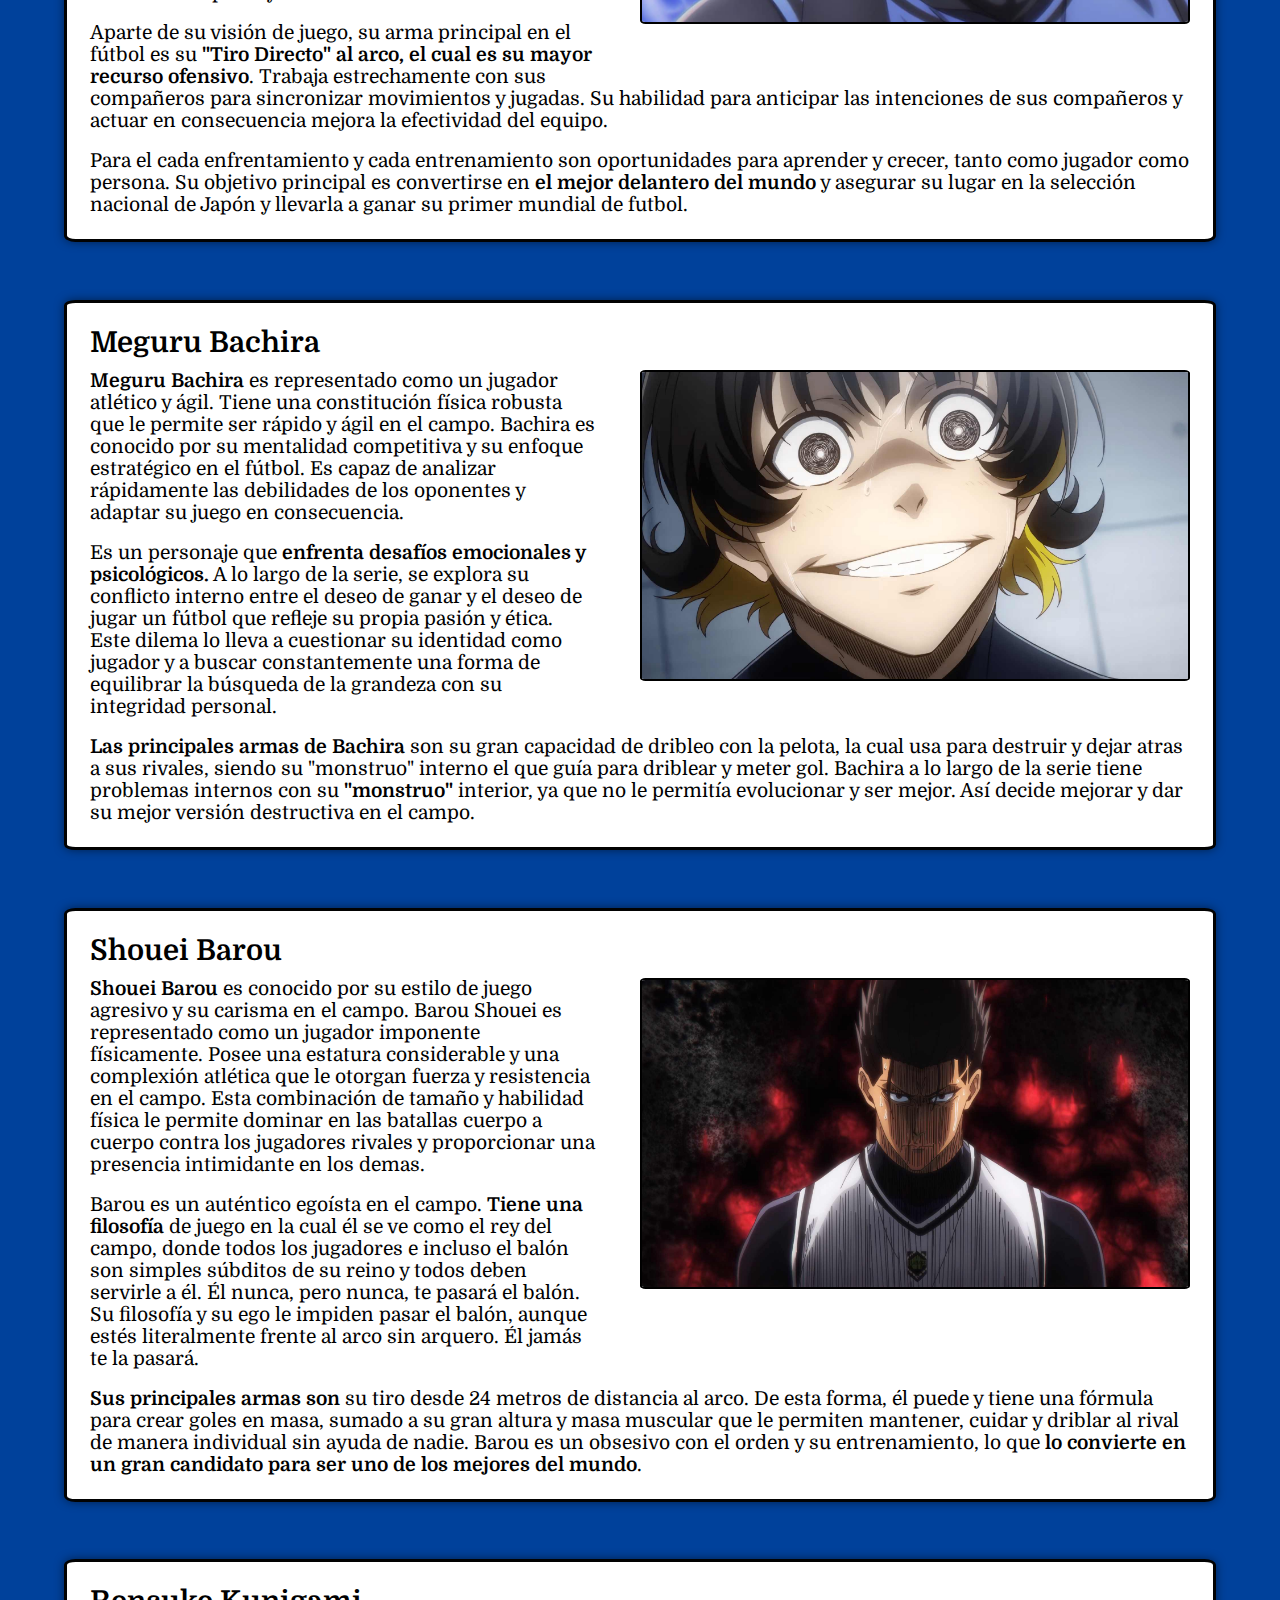
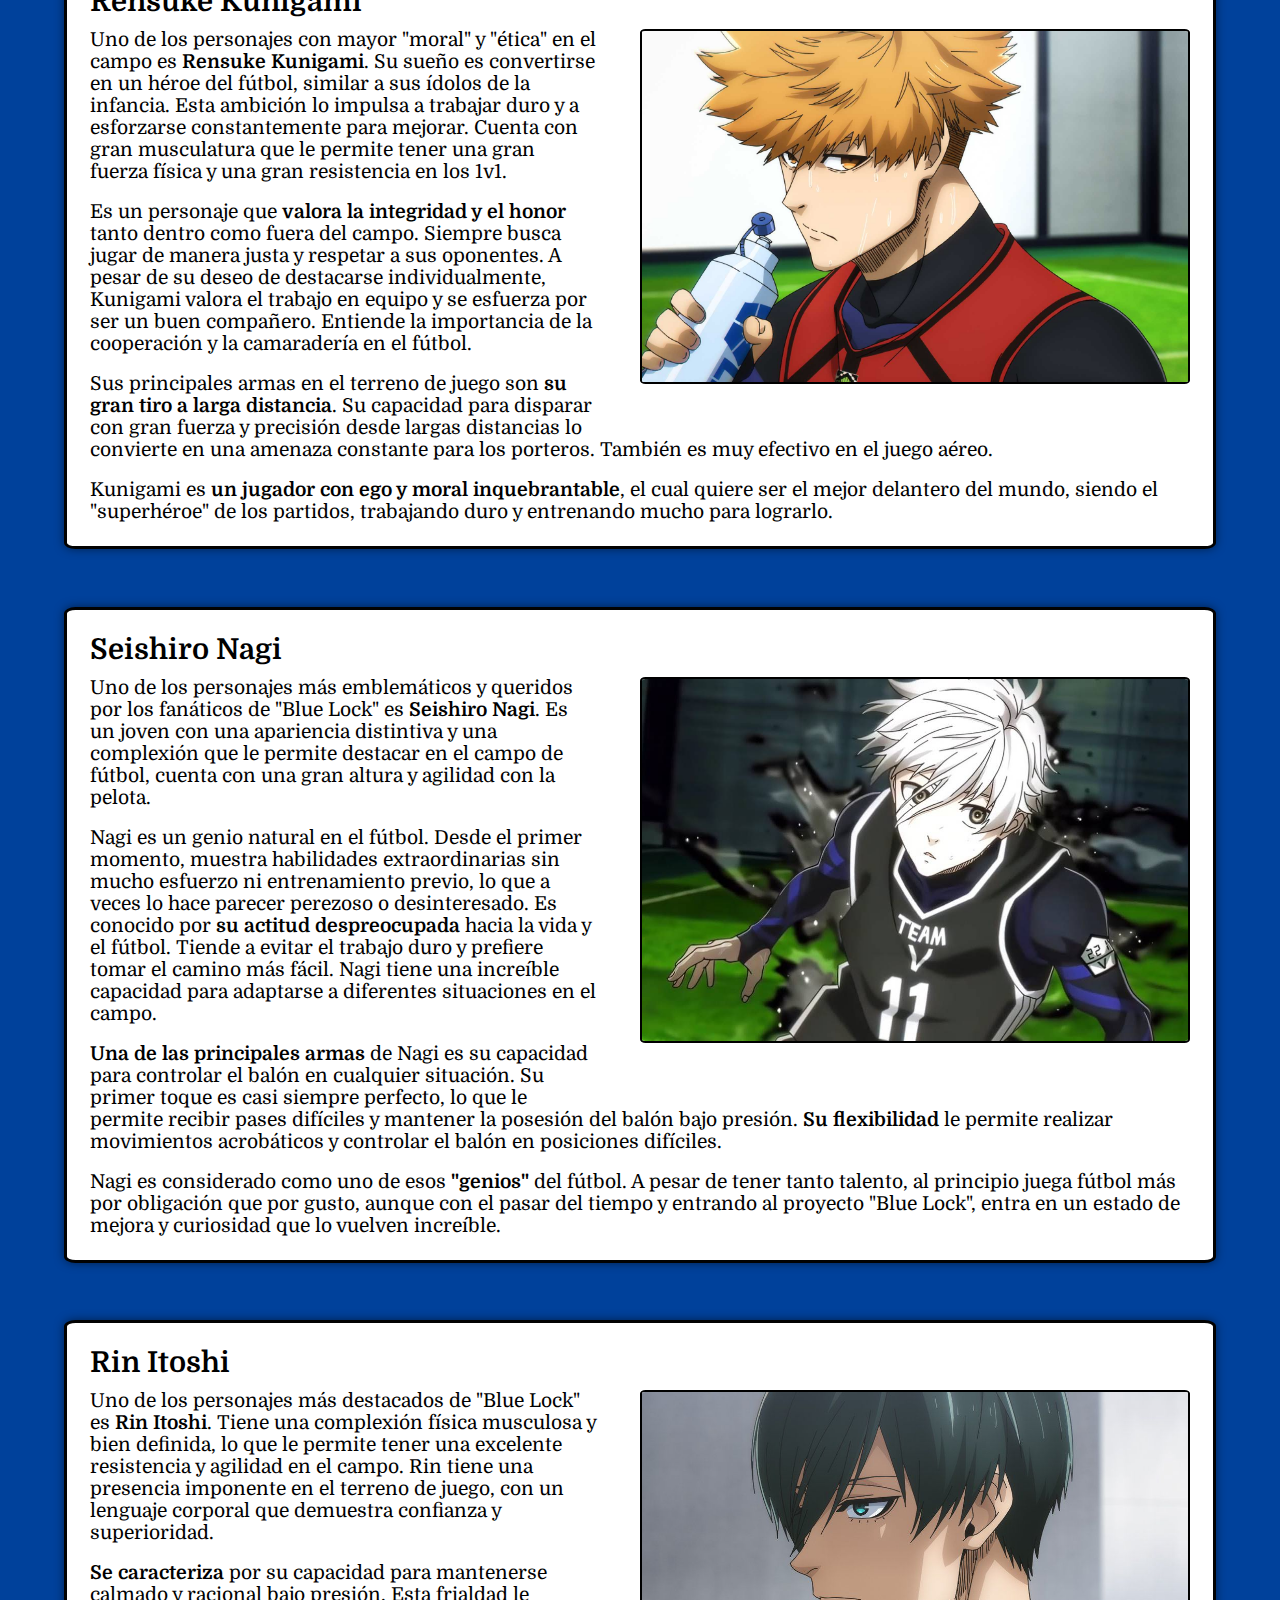
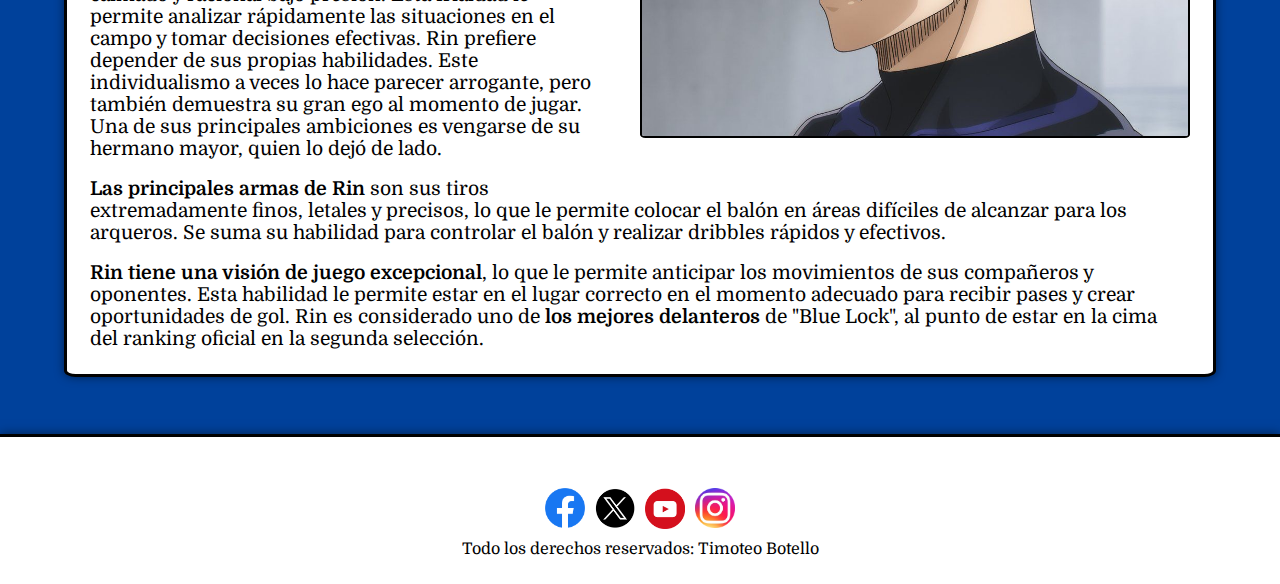
<file: personajes.html>
<!DOCTYPE html>
<html lang="es">
<head>
    <meta charset="UTF-8">
    <meta http-equiv="X-UA-Compatible" content="IE=edge">
    <meta name="viewport" content="width=device-width, initial-scale=1.0">
    <link href="https://fonts.googleapis.com/css2?family=Rubik&display=swap" rel="stylesheet">
    <link rel="stylesheet" href="https://cdnjs.cloudflare.com/ajax/libs/font-awesome/4.7.0/css/font-awesome.min.css">
    <link rel="preconnect" href="https://fonts.googleapis.com">
    <link rel="preconnect" href="https://fonts.gstatic.com" crossorigin>
    <link href="https://fonts.googleapis.com/css2?family=Anton&family=Domine:wght@400..700&family=Oswald:wght@200..700&display=swap" rel="stylesheet">
    <link rel="stylesheet" href="css/estilos.css">
    <link rel="shortcut icon" href="./images/favicon.ico">
    <title>Blue Lock: Personajes</title>
</head>
<body>
    <header>
        <div class="logo">
            <a href="index.html"><img src="images/Blue_lock_logo.jpg" alt="Logo Blue Lock"></a>
        </div>
        <a href="javascript:void(0);" class="icon" onclick="myFunction()"><i class="fa fa-bars"></i></a>
        <nav id="menu_bar" >
            <ul class="">
                <li><a href="index.html">Inicio</a></li>
                <li><a href="personajes.html">Personajes</a></li>
                <li><a href="galeria.html">Galería</a></li>
                <li><a href="resenas.html">Reseñas</a></li>
                <li><a href="filosofiabluelock.html">Filosofía de Blue Lock</a></li>
                <li><a href="contacto.html">Contacto</a></li>
            </ul>
        </nav>
    </header>
    <section>
        <article class="principal_personaje">
            <div>
                
            </div>
        </article>
        <h1>BLUE LOCK: PERSONAJES</h1>
        
        <article>

            <p class="texto_principal">La serie/anime Blue Lock se caracteriza por una amplia variedad de personajes, cada uno con rasgos físicos, filosóficos y contextos únicos. El éxito de Blue Lock radica en gran medida en sus personajes, quienes trascienden los arquetipos tradicionales del fútbol, como "el balón es mi amigo" o "uno para todos y todos para uno". De hecho, la serie rompe con estas convenciones al punto de que uno de sus personajes se burla de estos conceptos.
            </p>

           <p class="texto_principal"> Cada personaje tiene una visión y una forma de vivir el fútbol completamente diferente. En este apartado, destacaremos a varios de ellos, describiendo sus características individuales y explicando por qué son tan excepcionales.
           </p>
           
        </article>

        <article class="personaje">
            <h2 class="titulo_centrado">Yoichi Isagi</h2>
            <div>
                
                <img src="images/Blue-Lock-Yoichi-Isagi.jpg" alt="El personaje Isagi Yoichi">
            
            </div>
            <p> 
                
               <strong class="personaje_mejorado">Yoichi Isagi</strong> es un delantero cuya evolución a lo largo de la historia es central para la trama. Es un adolescente de complexión delgada pero atlética, con una estatura y peso promedio para su edad. 
            
                A lo largo de la serie, Isagi muestra una evolución significativa en su personalidad. Inicialmente, es cooperativo y desinteresado, pero su participación en <strong class="personaje_mejorado">el proyecto Blue Lock lo obliga a desarrollar un ego más fuerte</strong> y una determinación inquebrantable para destacar como el delantero estrella. 


            </p>
            <br>
            
            <p>
                Isagi es conocido por su extraordinaria capacidad para leer el juego y anticipar las acciones de sus compañeros y oponentes. Su visión en el campo es una de sus mayores fortalezas, permitiéndole tomar decisiones rápidas y efectivas.
    
               
            </p>
            <br>
            <p>
                Aparte de su visión de juego, su arma principal en el fútbol es su <strong class="personaje_mejorado"> "Tiro Directo" al arco, el cual es su mayor recurso ofensivo</strong>.
                Trabaja estrechamente con sus compañeros para sincronizar movimientos y jugadas. Su habilidad para anticipar las intenciones de sus compañeros y actuar en consecuencia mejora la efectividad del equipo.
            </p>
            <br>
            <p>
                
                Para el cada enfrentamiento y cada entrenamiento son oportunidades para aprender y crecer, tanto como jugador como persona. Su objetivo principal es convertirse en <strong class="personaje_mejorado">el mejor delantero del mundo</strong> y asegurar su lugar en la selección nacional de Japón y llevarla a ganar su primer mundial de futbol.
            
            </p>
        </article>

       <article class="personaje">
            <h2 class="titulo_centrado">Meguru Bachira</h2>
            <div>
                
                <img src="./images/Meguru_Bachira_personaje.jpg" alt="El personaje Meguru Bachira.">
            
            </div>
            <p>
                <strong class="personaje_mejorado">Meguru Bachira</strong> es representado como un jugador atlético y ágil. Tiene una constitución física robusta que le permite ser rápido y ágil en el campo. Bachira es conocido por su mentalidad competitiva y su enfoque estratégico en el fútbol. Es capaz de analizar rápidamente las debilidades de los oponentes y adaptar su juego en consecuencia.
            </p>
            <br>
            <p>
               Es un personaje que <strong class="personaje_mejorado">enfrenta desafíos emocionales y psicológicos.</strong> A lo largo de la serie, se explora su conflicto interno entre el deseo de ganar y el deseo de jugar un fútbol que refleje su propia pasión y ética. Este dilema lo lleva a cuestionar su identidad como jugador y a buscar constantemente una forma de equilibrar la búsqueda de la grandeza con su integridad personal.
            </p>
            <br>
            <p>
                
               <strong class="personaje_mejorado"> Las principales armas de Bachira</strong> son su gran capacidad de dribleo con la pelota, la cual usa para destruir y dejar atras a sus rivales, siendo su "monstruo" interno el que guía para driblear y meter gol. Bachira a lo largo de la serie tiene problemas internos con su <strong class="personaje_mejorado">"monstruo"</strong> interior, ya que no le permitía evolucionar y ser mejor. Así decide mejorar y dar su mejor versión destructiva en el campo. 

            </p>
       </article>

       <article class="personaje">
            <h2 class="titulo_centrado">Shouei Barou</h2>
            <div>
                
                <img src="./images/Shouei_Barou_Personaje.jpg" alt="El personaje Shouei Barou">
            
            </div>
            <p>
                
                <strong class="personaje_mejorado">Shouei Barou</strong> es conocido por su estilo de juego agresivo y su carisma en el campo. Barou Shouei es representado como un jugador imponente físicamente. Posee una estatura considerable y una complexión atlética que le otorgan fuerza y resistencia en el campo. Esta combinación de tamaño y habilidad física le permite dominar en las batallas cuerpo a cuerpo contra los jugadores rivales y proporcionar una presencia intimidante en los demas.

            </p>
            <br>
            <p>
                Barou es un auténtico egoísta en el campo. <strong class="personaje_mejorado">Tiene una filosofía</strong> de juego en la cual él se ve como el rey del campo, donde todos los jugadores e incluso el balón son simples súbditos de su reino y todos deben servirle a él. Él nunca, pero nunca, te pasará el balón. Su filosofía y su ego le impiden pasar el balón, aunque estés literalmente frente al arco sin arquero. Él jamás te la pasará.
                
            </p>
            <br>
            <p>

               <strong class="personaje_mejorado"> Sus principales armas son</strong> su tiro desde 24 metros de distancia al arco. De esta forma, él puede y tiene una fórmula para crear goles en masa, sumado a su gran altura y masa muscular que le permiten mantener, cuidar y driblar al rival de manera individual sin ayuda de nadie. Barou es un obsesivo con el orden y su entrenamiento, lo que <strong class="personaje_mejorado">lo convierte en un gran candidato para ser uno de los mejores del mundo</strong>.

            </p>

       </article>

       <article class="personaje">
            <h2 class="titulo_centrado">Rensuke Kunigami</h2>    
            <div>
                
                <img src="./images/Rensuke_Kunigami_Personaje.jpg" alt="Rensuke Kunigami Personaje.">
            
            </div>

            <p>

                Uno de los personajes con mayor "moral" y "ética" en el campo es <strong class="personaje_mejorado">Rensuke Kunigami</strong>. Su sueño es convertirse en un héroe del fútbol, similar a sus ídolos de la infancia. Esta ambición lo impulsa a trabajar duro y a esforzarse constantemente para mejorar. Cuenta con gran musculatura que le permite tener una gran fuerza física y una gran resistencia en los 1v1.

            </p>
            <br>
            <p>
                Es un personaje que <strong class="personaje_mejorado">valora la integridad y el honor</strong> tanto dentro como fuera del campo. Siempre busca jugar de manera justa y respetar a sus oponentes.

                A pesar de su deseo de destacarse individualmente, Kunigami valora el trabajo en equipo y se esfuerza por ser un buen compañero. Entiende la importancia de la cooperación y la camaradería en el fútbol.
            </p>
            <br>
            <p>
                Sus principales armas en el terreno de juego son <strong class="personaje_mejorado">su gran tiro a larga distancia</strong>. Su capacidad para disparar con gran fuerza y precisión desde largas distancias lo convierte en una amenaza constante para los porteros. También es muy efectivo en el juego aéreo.
            </p>
            <br>
            <p>

                Kunigami es <strong class="personaje_mejorado">un jugador con ego y moral inquebrantable</strong>, el cual quiere ser el mejor delantero del mundo, siendo el "superhéroe" de los partidos, trabajando duro y entrenando mucho para lograrlo.

            </p>

       </article>

       <article class="personaje">
            <h2 class="titulo_centrado">Seishiro Nagi</h2>
            <div>
                
                <img src="./images/Seishiro_Nagi_Personaje.jpg" alt="Seishiro Nagi Personaje.">
            
            </div>
            <p>
                
                Uno de los personajes más emblemáticos y queridos por los fanáticos de "Blue Lock" es <strong class="personaje_mejorado">Seishiro Nagi</strong>. Es un joven con una apariencia distintiva y una complexión que le permite destacar en el campo de fútbol, cuenta con una gran altura y agilidad con la pelota.

            </p>
            <br>
            <p>
                Nagi es un genio natural en el fútbol. Desde el primer momento, muestra habilidades extraordinarias sin mucho esfuerzo ni entrenamiento previo, lo que a veces lo hace parecer perezoso o desinteresado. Es conocido por <strong class="personaje_mejorado">su actitud despreocupada</strong> hacia la vida y el fútbol. Tiende a evitar el trabajo duro y prefiere tomar el camino más fácil. Nagi tiene una increíble capacidad para adaptarse a diferentes situaciones en el campo.  

            </p>
            <br>
            <p>

                <strong class="personaje_mejorado">Una de las principales armas</strong> de Nagi es su capacidad para controlar el balón en cualquier situación. Su primer toque es casi siempre perfecto, lo que le permite recibir pases difíciles y mantener la posesión del balón bajo presión. <strong class="personaje_mejorado">Su flexibilidad</strong> le permite realizar movimientos acrobáticos y controlar el balón en posiciones difíciles.
    
            </p>  
            <br>     
            <p>
                
                Nagi es considerado como uno de esos <strong class="personaje_mejorado">"genios"</strong> del fútbol. A pesar de tener tanto talento, al principio juega fútbol más por obligación que por gusto, aunque con el pasar del tiempo y entrando al proyecto "Blue Lock", entra en un estado de mejora y curiosidad que lo vuelven increíble.   
            </p>

        </article>

        <article class="personaje">
            <h2 class="titulo_centrado">Rin Itoshi</h2>
            <div>
                
                <img src="./images/Sae_Itoshi_Personaje.jpg" alt="El personaje Sae Itoshi">
            
            </div>
            <p>
                
                Uno de los personajes más destacados de "Blue Lock" es <strong class="personaje_mejorado">Rin Itoshi</strong>. Tiene una complexión física musculosa y bien definida, lo que le permite tener una excelente resistencia y agilidad en el campo. Rin tiene una presencia imponente en el terreno de juego, con un lenguaje corporal que demuestra confianza y superioridad.
            </p>
            <br>
            <p> <strong class="personaje_mejorado">Se caracteriza</strong> por su capacidad para mantenerse calmado y racional bajo presión. Esta frialdad le permite analizar rápidamente las situaciones en el campo y tomar decisiones efectivas. Rin prefiere depender de sus propias habilidades. Este individualismo a veces lo hace parecer arrogante, pero también demuestra su gran ego al momento de jugar. Una de sus principales ambiciones es vengarse de su hermano mayor, quien lo dejó de lado.</p>
            <br>
            <p>
                <strong class="personaje_mejorado">Las principales armas de Rin</strong> son sus tiros extremadamente finos, letales y precisos, lo que le permite colocar el balón en áreas difíciles de alcanzar para los arqueros. Se suma su habilidad para controlar el balón y realizar dribbles rápidos y efectivos.
            </p>
            <br>
            <p>
                <strong class="personaje_mejorado">Rin tiene una visión de juego excepcional</strong>, lo que le permite anticipar los movimientos de sus compañeros y oponentes. Esta habilidad le permite estar en el lugar correcto en el momento adecuado para recibir pases y crear oportunidades de gol. 

                Rin es considerado uno de <strong class="personaje_mejorado">los mejores delanteros</strong> de "Blue Lock", al punto de estar en la cima del ranking oficial en la segunda selección.
            </p>
                

            

        </article>
        
    </section>
    <footer>
        <a href="https://www.facebook.com/groups/487304850146286/" target="_blank">
            <img src="images/redes/facebook.png" alt="Facebook">
        </a>
        <a href="https://x.com/bluelock_pr" target="_blank">
            <img src="images/redes/X.png" alt="Twitter">
        </a>
        <a href="https://www.youtube.com/watch?v=0bR8i-__Jtg" target="_blank">
            <img src="images/redes/youtube.png" alt="Youtube">
        </a>
        <a href="https://www.instagram.com/bluelockoffical/?hl=es" target="_blank">
            <img src="images/redes/instagram.png" alt="Instagram">
        </a>

        <div class="copy_definido"><a href="copyright.html"><img src="./images/Copy.png" alt="Copyrihgt"></a></div>

        <div class="derecho_autor">
            <a href="copyright.html"><p>Todo los derechos reservados: Timoteo Botello</p></a>
        </div>
    </footer>
    <button class="scroll-to-top" onclick="scrollToTop()">↑</button>
    <script type="text/javascript">
        function myFunction() {
          var x = document.getElementById("menu_bar");
          if (x.className === "") {
            x.className += " responsive";
          } else {
            x.className = "";
          }
        }
    
        function scrollToTop() {
            window.scrollTo({ top: 0, behavior: 'smooth' });
        }
    </script>
</body>
</html>
</file>
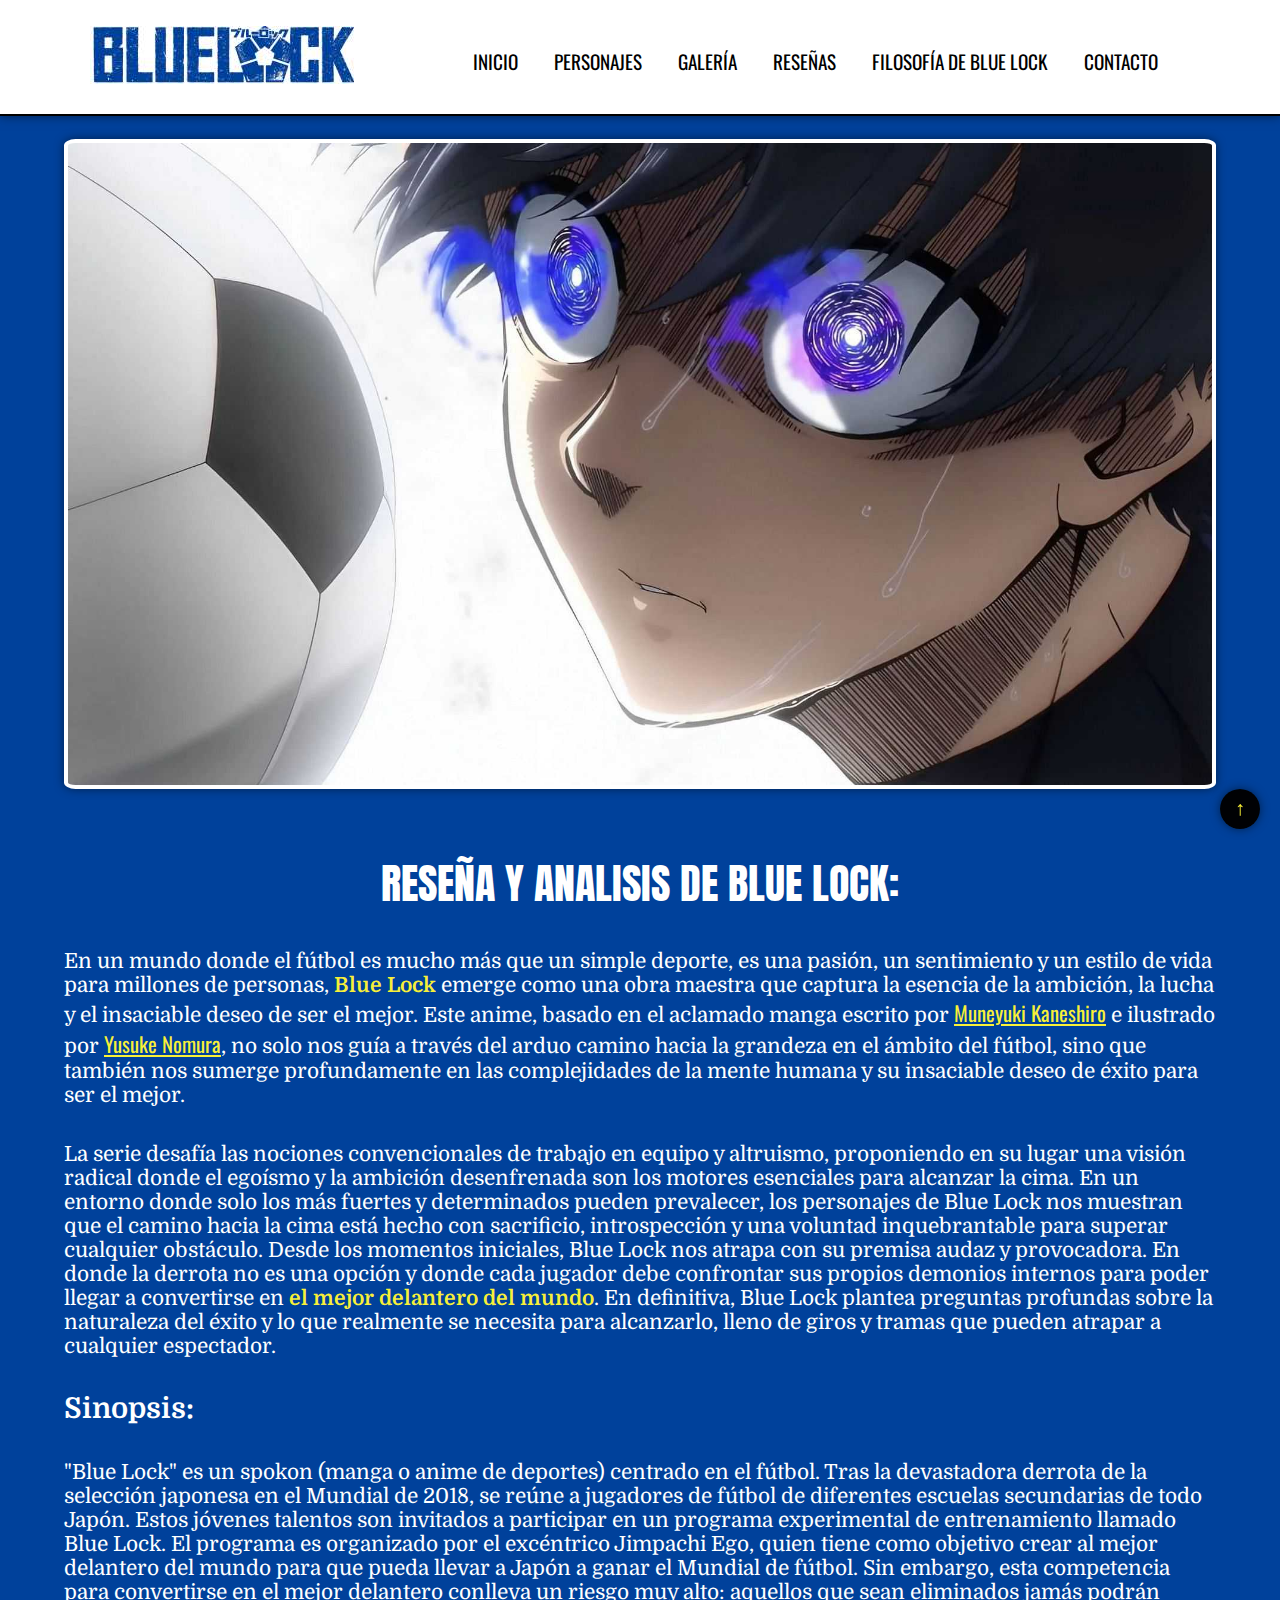
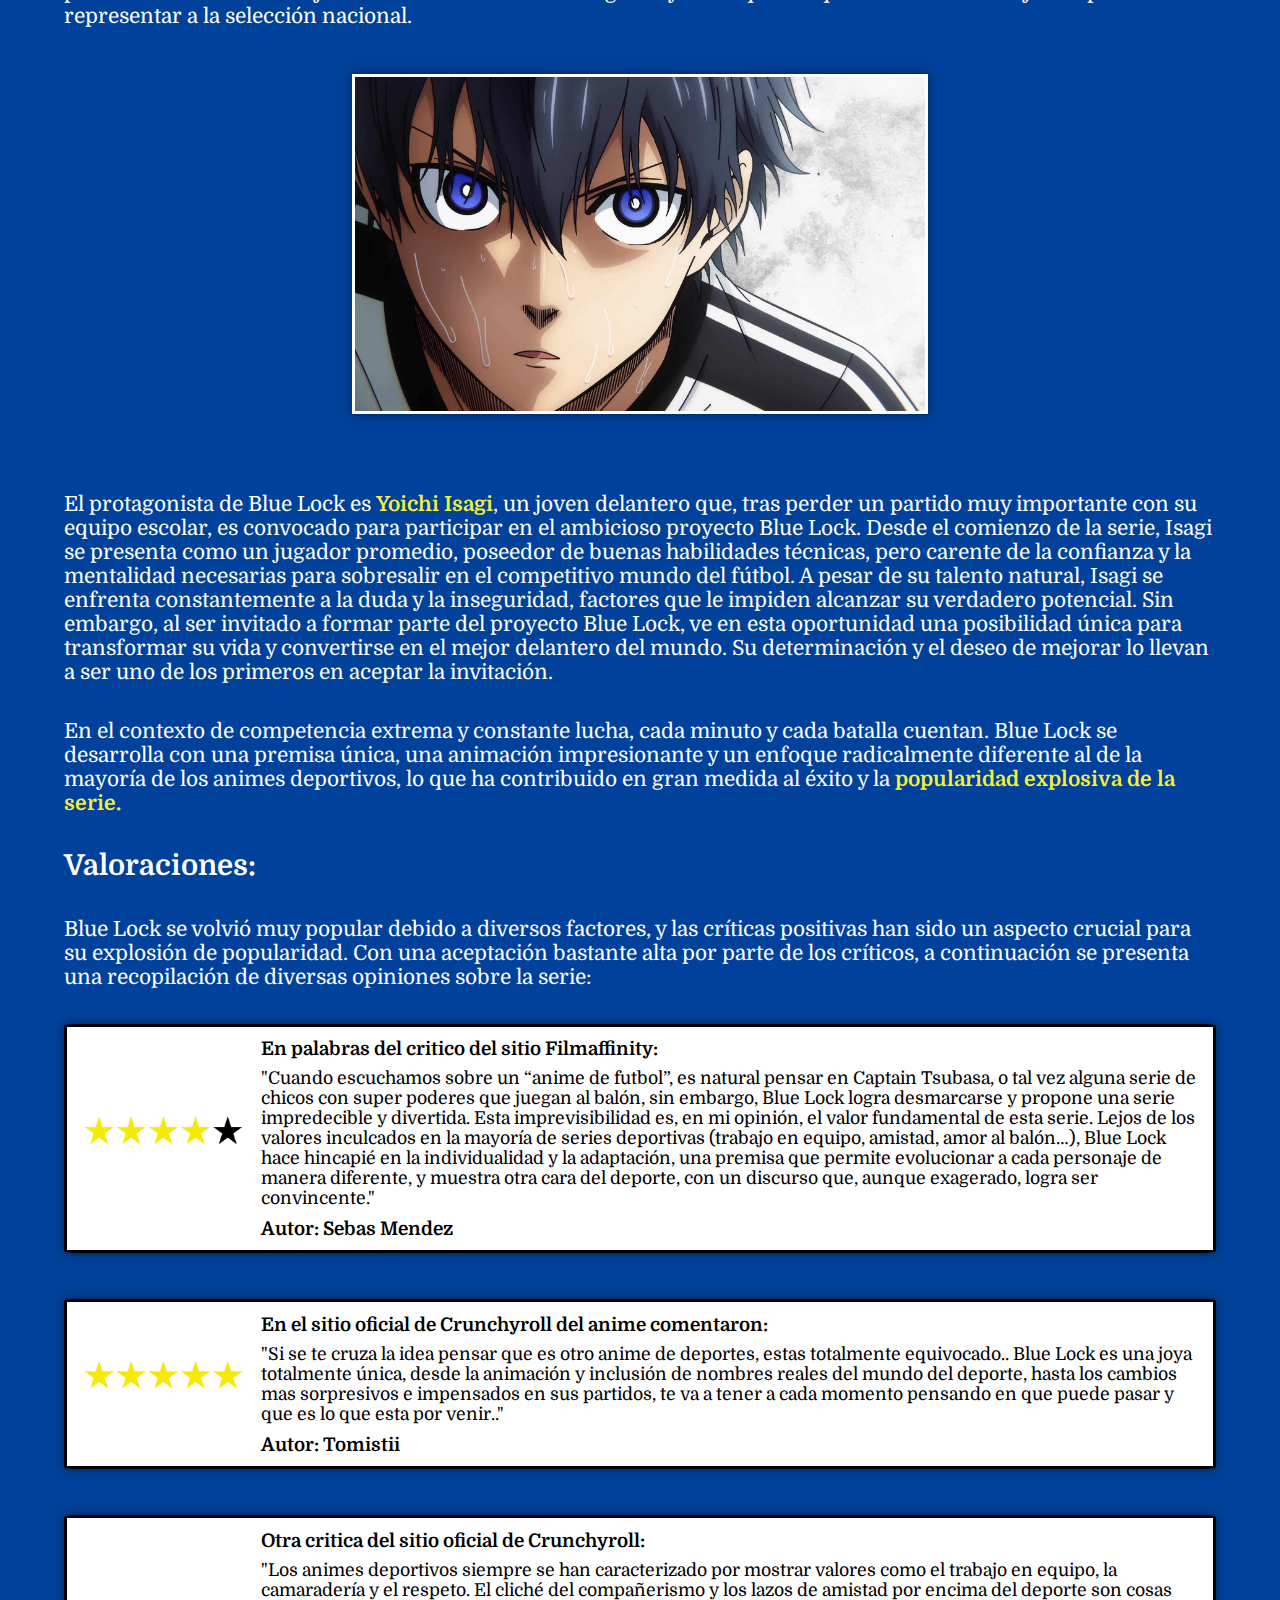
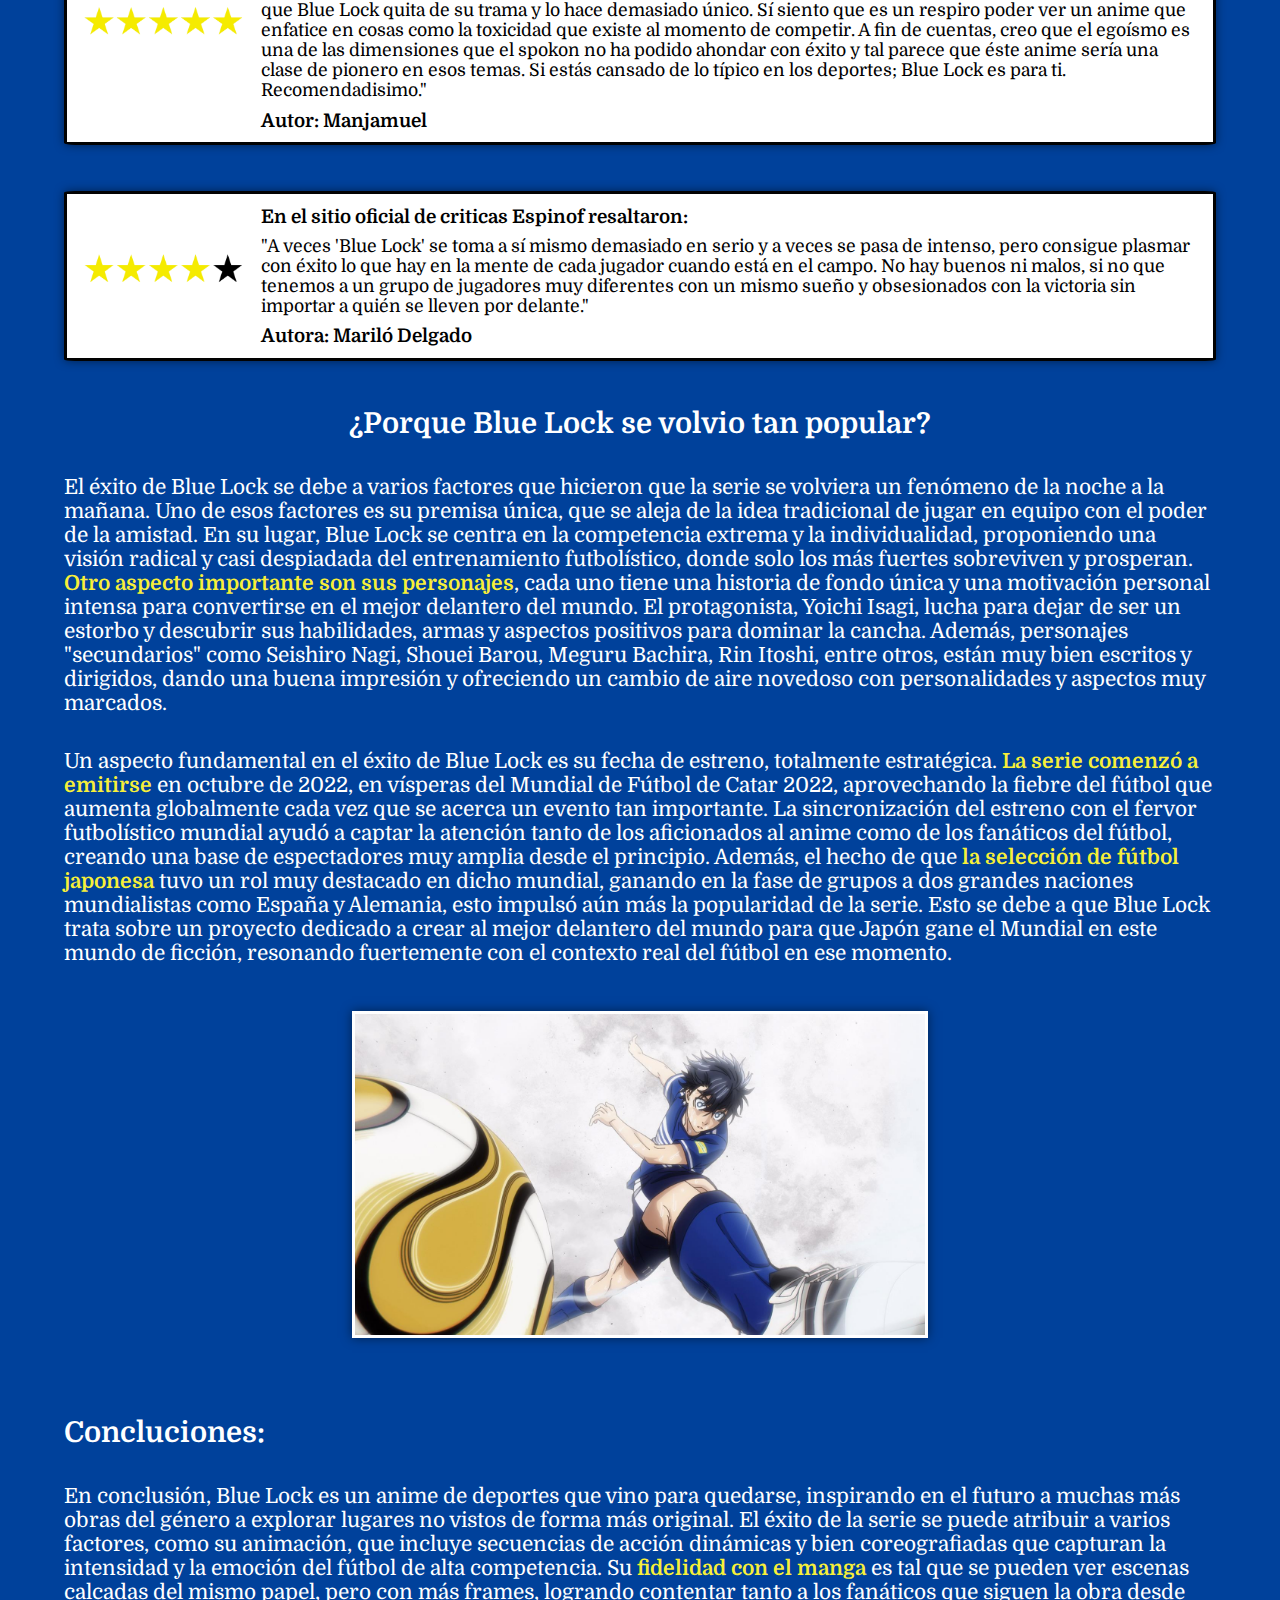
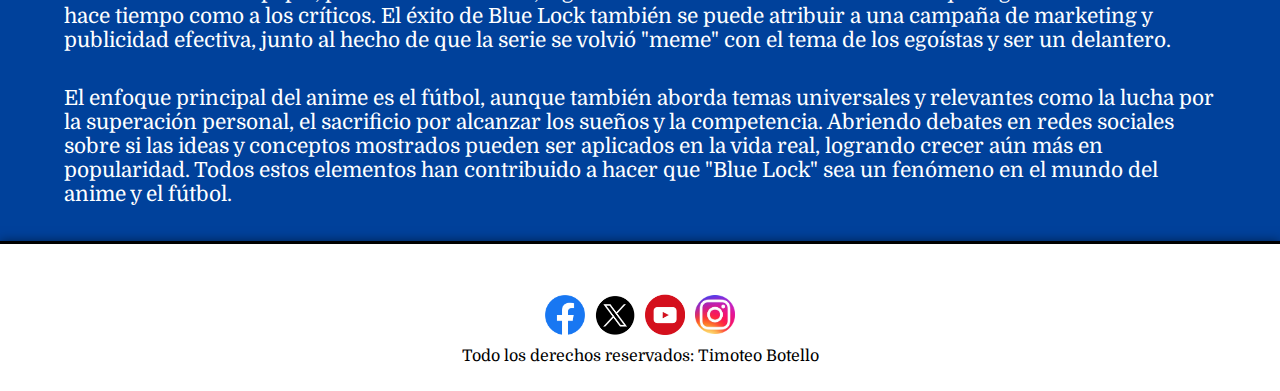
<file: resenas.html>
<!DOCTYPE html>
<html lang="es">
<head>
    <meta charset="UTF-8">
    <meta http-equiv="X-UA-Compatible" content="IE=edge">
    <meta name="viewport" content="width=device-width, initial-scale=1.0">
    <link href="https://fonts.googleapis.com/css2?family=Rubik&display=swap" rel="stylesheet">
    <link rel="stylesheet" href="https://cdnjs.cloudflare.com/ajax/libs/font-awesome/4.7.0/css/font-awesome.min.css">
    <link rel="preconnect" href="https://fonts.googleapis.com">
    <link rel="preconnect" href="https://fonts.gstatic.com" crossorigin>
    <link href="https://fonts.googleapis.com/css2?family=Anton&family=Domine:wght@400..700&family=Oswald:wght@200..700&display=swap" rel="stylesheet">
    <link rel="stylesheet" href="css/estilos.css">
    <link rel="shortcut icon" href="./images/favicon.ico">
    <title>Blue Lock: Reseñas</title>
</head>
<body>
    <header>
        <div class="logo">
            <a href="index.html"><img src="images/Blue_lock_logo.jpg" alt="Logo Blue Lock"></a>
        </div>
        <a href="javascript:void(0);" class="icon" onclick="myFunction()"><i class="fa fa-bars"></i></a>
        <nav id="menu_bar" >
            <ul class="">
                <li><a href="index.html">Inicio</a></li>
                <li><a href="personajes.html">Personajes</a></li>
                <li><a href="galeria.html">Galería</a></li>
                <li><a href="resenas.html">Reseñas</a></li>
                <li><a href="filosofiabluelock.html">Filosofía de Blue Lock</a></li>
                <li><a href="contacto.html">Contacto</a></li>
            </ul>
        </nav>
    </header>
    <section>
        <article class="principal">
            <div>
               
            </div>
        </article>
        <h1>RESEÑA Y ANALISIS DE BLUE LOCK:</h1>
        

        <article >

            <p class="texto_principal">

                En un mundo donde el fútbol es mucho más que un simple deporte, es una pasión, un sentimiento y un estilo de vida para millones de personas, <strong>Blue Lock</strong> emerge como una obra maestra que captura la esencia de la ambición, la lucha y el insaciable deseo de ser el mejor. Este anime, basado en el aclamado manga escrito por <a class="creadores" href="https://bluelock.fandom.com/es/wiki/Muneyuki_Kaneshiro" target="_blank">Muneyuki Kaneshiro</a> e ilustrado por <a class="creadores" href="https://bluelock.fandom.com/es/wiki/Yusuke_Nomura" target="_blank">Yusuke Nomura</a>, no solo nos guía a través del arduo camino hacia la grandeza en el ámbito del fútbol, sino que también nos sumerge profundamente en las complejidades de la mente humana y su insaciable deseo de éxito para ser el mejor.
            </p>

            <p class="texto_principal">
                
                La serie desafía las nociones convencionales de trabajo en equipo y altruismo, proponiendo en su lugar una visión radical donde el egoísmo y la ambición desenfrenada son los motores esenciales para alcanzar la cima. En un entorno donde solo los más fuertes y determinados pueden prevalecer, los personajes de Blue Lock nos muestran que el camino hacia la cima está hecho con sacrificio, introspección y una voluntad inquebrantable para superar cualquier obstáculo.

                Desde los momentos iniciales, Blue Lock nos atrapa con su premisa audaz y provocadora. En donde la derrota no es una opción y donde cada jugador debe confrontar sus propios demonios internos para poder llegar a convertirse en <strong>el mejor delantero del mundo</strong>. En definitiva, Blue Lock plantea preguntas profundas sobre la naturaleza del éxito y lo que realmente se necesita para alcanzarlo, lleno de giros y tramas que pueden atrapar a cualquier espectador. 
            </p>

            <h2 class="subtitulo">Sinopsis:</h2>

            <p class="texto_principal">

                "Blue Lock" es un spokon (manga o anime de deportes) centrado en el fútbol. Tras la devastadora derrota de la selección japonesa en el Mundial de 2018, se reúne a jugadores de fútbol de diferentes escuelas secundarias de todo Japón. Estos jóvenes talentos son invitados a participar en un programa experimental de entrenamiento llamado Blue Lock. El programa es organizado por el excéntrico Jimpachi Ego, quien tiene como objetivo crear al mejor delantero del mundo para que pueda llevar a Japón a ganar el Mundial de fútbol. Sin embargo, esta competencia para convertirse en el mejor delantero conlleva un riesgo muy alto: aquellos que sean eliminados jamás podrán representar a la selección nacional.

            </p>
            
            <div class="cara_imagen">
                <img  src="./images/Yoichi_Isagi_Cara.jpg" alt="Yoichi Isagi de frente">
            </div>

        </article>
        
        <article>
            <p class="texto_secundario">

                El protagonista de Blue Lock es <strong>Yoichi Isagi</strong>, un joven delantero que, tras perder un partido muy importante con su equipo escolar, es convocado para participar en el ambicioso proyecto Blue Lock. Desde el comienzo de la serie, Isagi se presenta como un jugador promedio, poseedor de buenas habilidades técnicas, pero carente de la confianza y la mentalidad necesarias para sobresalir en el competitivo mundo del fútbol.

                A pesar de su talento natural, Isagi se enfrenta constantemente a la duda y la inseguridad, factores que le impiden alcanzar su verdadero potencial. Sin embargo, al ser invitado a formar parte del proyecto Blue Lock, ve en esta oportunidad una posibilidad única para transformar su vida y convertirse en el mejor delantero del mundo. Su determinación y el deseo de mejorar lo llevan a ser uno de los primeros en aceptar la invitación.

            </p>

            <p class="texto_secundario">

                En el contexto de competencia extrema y constante lucha, cada minuto y cada batalla cuentan. Blue Lock se desarrolla con una premisa única, una animación impresionante y un enfoque radicalmente diferente al de la mayoría de los animes deportivos, lo que ha contribuido en gran medida al éxito y la <strong>popularidad explosiva de la serie.</strong>

            </p>

            <h2 class="subtitulo">Valoraciones: </h2>

            <p class="texto_secundario">

                Blue Lock se volvió muy popular debido a diversos factores, y las críticas positivas han sido un aspecto crucial para su explosión de popularidad. Con una aceptación bastante alta por parte de los críticos, a continuación se presenta una recopilación de diversas opiniones sobre la serie:

            </p>
        </article>

        <article class="valoracion">

            <div class="contenedor">
                <img src="./images/cuatro_estrellas.png" alt="valoracion de cuatro estrellas">
            
            <div class="texto">
                <h3 class="critico">
                    
                    En palabras del critico del sitio Filmaffinity: 
                </h3>

                <p>

                "Cuando escuchamos sobre un “anime de futbol”, es natural pensar en Captain Tsubasa, o tal vez alguna serie de chicos con super poderes que juegan al balón, sin embargo, Blue Lock logra desmarcarse y propone una serie impredecible y divertida.
                
                Esta imprevisibilidad es, en mi opinión, el valor fundamental de esta serie. Lejos de los valores inculcados en la mayoría de series deportivas (trabajo en equipo, amistad, amor al balón…), Blue Lock hace hincapié en la individualidad y la adaptación, una premisa que permite evolucionar a cada personaje de manera diferente, y muestra otra cara del deporte, con un discurso que, aunque exagerado, logra ser convincente."

                </p>

                <h3 class="autor">
                    Autor: Sebas Mendez
                </h3>
            </div>

            </div>
        </article>
        
        <article class="valoracion">

            <div class="contenedor">
                <img src="./images/cinco_estrelas.png" alt="valoracion de cinco estrellas">
            
                <div class="texto">
                    <h3 class="critico">
                        En el sitio oficial de Crunchyroll del anime comentaron: 
                    </h3>

                    <p>

                       "Si se te cruza la idea pensar que es otro anime de deportes, estas totalmente equivocado..
                       Blue Lock es una joya totalmente única, desde la animación y inclusión de nombres reales del mundo del deporte, hasta los cambios mas sorpresivos e impensados en sus partidos, te va a tener a cada momento pensando en que puede pasar y que es lo que esta por venir.."

                    </p>

                    <h3 class="autor">
                        Autor: Tomistii
                    </h3>
                </div>

            </div>

        </article>
        
        <article class="valoracion">

            <div class="contenedor">
                <img src="./images/cinco_estrelas.png" alt="valoracion de cinco estrellas">
            
                <div class="texto">
                    <h3 class="critico">
                        Otra critica del sitio oficial de Crunchyroll: 
                    </h3>

                    <p>

                        "Los animes deportivos siempre se han caracterizado por mostrar valores como el trabajo en equipo, la camaradería y el respeto.
                        El cliché del compañerismo y los lazos de amistad por encima del deporte son cosas que Blue Lock quita de su trama y lo hace demasiado único.

                        Sí siento que es un respiro poder ver un anime que enfatice en cosas como la toxicidad que existe al momento de competir. A fin de cuentas, creo que el egoísmo es una de las dimensiones que el spokon no ha podido ahondar con éxito y tal parece que éste anime sería una clase de pionero en esos temas.

                        Si estás cansado de lo típico en los deportes; Blue Lock es para ti. Recomendadisimo."

                    </p>

                    <h3 class="autor">
                        Autor: Manjamuel
                    </h3>
                </div>

            </div>

        </article>

        <article class="valoracion">

            <div class="contenedor">
                <img src="./images/cuatro_estrellas.png" alt="valoracion de cuatro estrellas">
            
                <div class="texto">
                    <h3 class="critico">
                        En el sitio oficial de criticas Espinof resaltaron: 
                    </h3>

                    <p>

                        "A veces 'Blue Lock' se toma a sí mismo demasiado en serio y a veces se pasa de intenso, pero consigue plasmar con éxito lo que hay en la mente de cada jugador cuando está en el campo. No hay buenos ni malos, si no que tenemos a un grupo de jugadores muy diferentes con un mismo sueño y obsesionados con la victoria sin importar a quién se lleven por delante."

                    </p>

                    <h3 class="autor">
                        Autora: Mariló Delgado
                    </h3>
                </div>

            </div>

        </article>
        
        <article>
            <h2 class="centrado">
                ¿Porque Blue Lock se volvio tan popular?
            </h2>

            <p class="texto_secundario">

                El éxito de Blue Lock se debe a varios factores que hicieron que la serie se volviera un fenómeno de la noche a la mañana. Uno de esos factores es su premisa única, que se aleja de la idea tradicional de jugar en equipo con el poder de la amistad. En su lugar, Blue Lock se centra en la competencia extrema y la individualidad, proponiendo una visión radical y casi despiadada del entrenamiento futbolístico, donde solo los más fuertes sobreviven y prosperan.

                <strong> Otro aspecto importante son sus personajes</strong>, cada uno tiene una historia de fondo única y una motivación personal intensa para convertirse en el mejor delantero del mundo. El protagonista, Yoichi Isagi, lucha para dejar de ser un estorbo y descubrir sus habilidades, armas y aspectos positivos para dominar la cancha. Además, personajes "secundarios" como Seishiro Nagi, Shouei Barou, Meguru Bachira, Rin Itoshi, entre otros, están muy bien escritos y dirigidos, dando una buena impresión y ofreciendo un cambio de aire novedoso con personalidades y aspectos muy marcados.

            </p>

            <p class="texto_secundario">

                Un aspecto fundamental en el éxito de Blue Lock es su fecha de estreno, totalmente estratégica. <strong>La serie comenzó a emitirse</strong> en octubre de 2022, en vísperas del Mundial de Fútbol de Catar 2022, aprovechando la fiebre del fútbol que aumenta globalmente cada vez que se acerca un evento tan importante. La sincronización del estreno con el fervor futbolístico mundial ayudó a captar la atención tanto de los aficionados al anime como de los fanáticos del fútbol, creando una base de espectadores muy amplia desde el principio.

                Además, el hecho de que <strong>la selección de fútbol japonesa</strong> tuvo un rol muy destacado en dicho mundial, ganando en la fase de grupos a dos grandes naciones mundialistas como España y Alemania, esto impulsó aún más la popularidad de la serie. Esto se debe a que Blue Lock trata sobre un proyecto dedicado a crear al mejor delantero del mundo para que Japón gane el Mundial en este mundo de ficción, resonando fuertemente con el contexto real del fútbol en ese momento.

            </p>

            <div class="cara_imagen">
                <img  src="./images/Yoichi_Isagi_Tirando_Balon.jpg" alt="Yoichi Isagi patenado una pelota de futbol">
            </div>

        </article>

        <article>
            <h2 class="subtitulo">Concluciones: </h2>

            <p class="texto_secundario">

                En conclusión, Blue Lock es un anime de deportes que vino para quedarse, inspirando en el futuro a muchas más obras del género a explorar lugares no vistos de forma más original. El éxito de la serie se puede atribuir a varios factores, como su animación, que incluye secuencias de acción dinámicas y bien coreografiadas que capturan la intensidad y la emoción del fútbol de alta competencia. Su <strong>fidelidad con el manga</strong> es tal que se pueden ver escenas calcadas del mismo papel, pero con más frames, logrando contentar tanto a los fanáticos que siguen la obra desde hace tiempo como a los críticos.

                El éxito de Blue Lock también se puede atribuir a una campaña de marketing y publicidad efectiva, junto al hecho de que la serie se volvió "meme" con el tema de los egoístas y ser un delantero.

            </p>

            <p class="texto_secundario">

                El enfoque principal del anime es el fútbol, aunque también aborda temas universales y relevantes como la lucha por la superación personal, el sacrificio por alcanzar los sueños y la competencia. Abriendo debates en redes sociales sobre si las ideas y conceptos mostrados pueden ser aplicados en la vida real, logrando crecer aún más en popularidad. Todos estos elementos han contribuido a hacer que "Blue Lock" sea un fenómeno en el mundo del anime y el fútbol.

            </p>

        </article>

    </section>
    <footer>
       
            <a href="https://www.facebook.com/groups/487304850146286/" target="_blank">
                <img src="images/redes/facebook.png" alt="Facebook">
            </a>
            <a href="https://x.com/bluelock_pr" target="_blank">
                <img src="images/redes/X.png" alt="Twitter">
            </a>
            <a href="https://www.youtube.com/watch?v=0bR8i-__Jtg" target="_blank">
                <img src="images/redes/youtube.png" alt="Youtube">
            </a>
            <a href="https://www.instagram.com/bluelockoffical/?hl=es" target="_blank">
                <img src="images/redes/instagram.png" alt="Instagram">
            </a>
            
            <div class="copy_definido"><a href="copyright.html"><img src="./images/Copy.png" alt="Copyrihgt"></a></div>

        <div class="derecho_autor">
            <a href="copyright.html"><p>Todo los derechos reservados: Timoteo Botello</p></a>
        </div>
    </footer>
    <button class="scroll-to-top" onclick="scrollToTop()">↑</button>
    <script type="text/javascript">
        function myFunction() {
          var x = document.getElementById("menu_bar");
          if (x.className === "") {
            x.className += " responsive";
          } else {
            x.className = "";
          }
        }
        function scrollToTop() {
            window.scrollTo({ top: 0, behavior: 'smooth' });
        }
    </script>
</body>
</html>
</file>
<file: css/estilos.css>
* {
	padding: 0px;
	margin: 0px;
	box-sizing: border-box;
}
body{
	background-color: #00419B;
	font-family: "Domine", serif;
	font-optical-sizing: auto;
	font-weight: weight;
	font-style: normal;
}
header{
	padding-top: 2%;
	padding-right: 7%;
	padding-bottom: 2%;
	padding-left: 7%;
	width: 100%;
	height: 80%;
	margin: 0 auto;
	display: flex;
	justify-content: space-between;
	background-color: #ffffff;
	border-block-end: 2px solid rgb(0, 0, 0); 
    box-shadow: 0 0 10px rgba(0, 0, 0, 0.5);
	
}	

.logo img:hover{
	transform: scale(1.1);
}

nav ul{
	margin-top: 3%;
}

nav ul li{
	display: inline-block;
}


nav ul li a{
	font-size: 1.2rem;
	padding-right: 2rem;
	text-transform: uppercase;
}
nav ul li a:hover{
	text-decoration: underline;
	font-weight: 800;
}

a{
	text-decoration: none;
	color: #000000;
	font-family: "Oswald", sans-serif;
	font-optical-sizing: auto;
	font-weight: weight;
	font-style: normal;
	
}



p {
	font-family: "Domine", serif;
	font-optical-sizing: auto;
	font-weight: weight;
	font-style: normal;
}

.icon { display: none; }
section{
	max-width: 1300px;
	width: 90%;
	margin-left: auto;
	margin-right: auto;
	color: #ffffff;
}
.principal{
	width: 100%;
	height: 650px;
	margin: 2% auto;
	background-image: url(../images/Blue_Lock_fondo.jpg);
	background-size: cover;
	background-repeat: no-repeat;
	display: flex;
	justify-content: center;
	align-items: center;
	color:#000;
	border: 4px solid white; 
    box-shadow: 0 0 10px rgba(0, 0, 0, 0.5);
	border-radius: 1%;

	
}

.principal_filosofia{
	width: 100%;
	height: 650px;
	margin: 2% auto;
	background-image: url(../images/Yoichi_Isagi_Cara_Pensando.jpg);
	background-size: cover;
	background-repeat: no-repeat;
	display: flex;
	justify-content: center;
	align-items: center;
	color:#000;
	border: 4px solid white; 
    box-shadow: 0 0 10px rgba(0, 0, 0, 0.5);
	border-radius: 1%;

	
}
.principal_personaje{
	width: 100%;
	height: 650px;
	margin: 2% auto;
	background-image: url(../images/Yoichi_Isagi_Enojado.jpg);
	background-size: cover;
	background-repeat: no-repeat;
	display: flex;
	justify-content: center;
	align-items: center;
	color:#000;
	border: 4px solid white; 
    box-shadow: 0 0 10px rgba(0, 0, 0, 0.5);
	border-radius: 1%;

	
}

/*.principal div h2{
	display: none;

}*/

.scroll-to-top {
    position: fixed;
    bottom: 20px;
    right: 20px;
    width: 40px; 
    height: 40px; 
    background-color: #000000f9;
    color: #fff536f9;
    border: none;
    border-radius: 50%;
    text-align: center;
    font-size: 20px;
    cursor: pointer;
    box-shadow: 0 0 10px rgba(0, 0, 0, 0.5);
    z-index: 1000;
    display: flex;
    justify-content: center;
    align-items: center;
}

.scroll-to-top:hover {
    background-color: #333;
}

h1{
	font-size: 2.6rem;
	text-align: center;
	margin-top: 1.5em;
	font-family: "Anton", sans-serif;
	font-weight: 400;
	font-style: normal;
}

.texto_principal{
	font-size: 1.3rem;
	margin: 3% auto;
}

.trailer {
	display: flex;
	justify-content: center;
	align-items: center;
	
}

.trailer iframe {
	margin: 1% auto;
	width: 560px; 
	height: 315px; 
	border: 4px solid white; 
    box-shadow: 0 0 10px rgba(0, 0, 0, 0.5);
	
}


.texto_secundario{
	font-size: 1.3rem;
	margin: 3% auto;
}

.secundario{
	margin: 5% auto;
	display: flex;
}

.secundario div{
	width: 33%;
	padding: 2%;
	text-align: center;
	
	
}
.secundario div a img{
	width: 100%;
	margin-bottom: 2rem;
	height: auto; 
    object-fit: cover; 
    max-height: 200px;
	border: 3px solid white; 
    box-shadow: 0 0 10px rgba(0, 0, 0, 0.5);
	
}



.secundario div a img:hover{
	opacity: 1;
	border: 3px solid rgb(2, 2, 2); 
    box-shadow: 0 0 10px rgba(0, 0, 0, 0.5);
}

.galeria{
	margin: 5% auto;
	display: flex;
	flex-wrap: wrap;
	justify-content: center;
	gap: 0.5%;
	
}

.galeria a {
    flex: 1 1 23%;
    margin: 0.5%; 
    box-sizing: border-box; 
    text-align: center;
    max-width: 23%; 
	
}

.galeria a img {
    width: 100%;
    height: auto;
    object-fit: cover;
    max-height: 300px; 
    border: 3px solid white;
    box-shadow: 0 0 10px rgba(0, 0, 0, 0.5);
	border-radius: 8%;
}

.galeria a img:hover{
	opacity: 1;
	border: 3px solid rgb(2, 2, 2); 
    box-shadow: 0 0 10px rgba(0, 0, 0, 0.5);
}

h4{
	font-size: 1.5rem;
	text-transform: uppercase;
	color: #ffffff;
}

.personaje {
	overflow: auto;
	border: 3px solid rgb(2, 2, 2); 
    box-shadow: 0 0 10px rgba(0, 0, 0, 0.5);
	padding: 2%;
	background-color: white;
	color: #000;
	margin-bottom: 5%;
	border-radius: 1%;
}

.personaje:hover{
	transform: scale(0.99);
	opacity: 1;
	border: 4px solid rgb(0, 0, 0); 
    box-shadow: 0 0 7px rgb(239, 239, 239);
	border-radius: 1%;
}

.personaje h2{
	margin-bottom: 1%;
	font-size: 1.8rem;
}

.personaje img {
	float: right;
	max-width: 50%; 
	height: auto;
	margin-left: 4%; 
	margin-bottom: 4% ;
	border: 2px solid rgb(0, 0, 0); 
	border-radius: 1%;
}

.personaje p {
	text-align: left;
	font-size: 1.2rem;
}

.contenedor-filosofias {
    display: flex;
    flex-wrap: wrap; 
    justify-content: space-around;
    gap: 2%; 
     
}

.filosofia {
    width: 48%; 
    border: 3px solid rgb(2, 2, 2); 
    box-shadow: 0 0 10px rgba(0, 0, 0, 0.5);
    padding: 2%;
    background-color: white;
    color: #000;
    margin-bottom: 4%;
    border-radius: 1%;
    text-align: center;
    box-sizing: border-box; 
	position: relative;
}

.filosofia:hover{
	transform: scale(1.06);
}

.filosofia img{
	
	width: 100%;
	margin-bottom: 2rem;
	height: auto; 
    object-fit: cover; 
   	max-height: 80%;
	border: 3px solid rgb(0, 0, 0); 
    box-shadow: 0 0 10px rgba(0, 0, 0, 0.5);
}



.filosofia h2{
	
}

.filosofia p {
	text-align: left;
}

.filosofia .leer-mas {
    display: block;
    margin: 1rem auto 0; 
    padding: 0.5rem 1rem;
    background-color: #000000; 
    color: white;
    border: none;
    border-radius: 0.25rem;
    cursor: pointer;
    text-align: center;
    text-decoration: none;
}

.filosofia .leer-mas:hover {
    background-color: #000000; 
	
}

.cara_imagen {
	display: flex;
	margin: 4% auto;
	align-items: center;
	justify-content: center;
}


.cara_imagen  img {
	width: 50%;
	margin-bottom: 2rem;
	height: auto; 
    object-fit: cover; 
   	max-height: 20%;
	border: 3px solid rgb(255, 255, 255); 
    box-shadow: 0 0 10px rgba(0, 0, 0, 0.5);
}

.valoracion {
	/*width: 85%;*/
	height: auto;
	border: 3px solid rgb(2, 2, 2); 
    box-shadow: 0 0 10px rgba(0, 0, 0, 0.5);
	padding: 1%;
	background-color: white;
	color: #000;
	margin-bottom: 5%;
	border-radius: 1%;
	margin-top: 1%;
	margin-bottom: 4%;
}

.contenedor {
    display: flex;
    align-items: center; 
}

.valoracion img {
    max-width: 15%; 
    height: auto;
    margin-right: 0.9rem;
	margin-top: -0.9rem;
}

.texto {
    display: flex;
    flex-direction: column; 
    flex: 1;
}

.critico {
    margin-bottom: 1%;
}

.texto p {
	font-size: 1.1rem;
}

.autor {
    margin-top: 1%; 

}

.subtitulo{
	font-size: 1.8rem;
}

.centrado{
	text-align: center;
	font-size: 1.8rem;
}

strong{
	/*color: #a89292;*/
	color: #fff536f9;

}

.personaje_mejorado{
	color: #000000;
}

.creadores{
	text-decoration: underline;
	color: #fff536fa;
}

footer{
	width: 100%;
	height: 150px;
	display: flex;
	justify-content: center;
	align-items: center;
	background-color: #ffffff;
	border-top: 3px solid rgb(0, 0, 0); 
    box-shadow: 0 0 10px rgba(0, 0, 0, 0.5);
	padding: 20px;
	position: relative;
}


footer a {
    margin: 0 5px ; 
}

footer img{
	max-width: 2.5rem;
	width: 100%;
	height: auto;
	margin-right: .5%;
	
}



footer img:hover {
	transform: scale(1.4);
}

.arreglo_footer img{
	max-width: 2.5rem;
	width: 100%;
	height: 40px;
	margin-right: .5%;
}

.derecho_autor {
    position: absolute;
    bottom: 2px; 
    left: 50%; 
    text-align: center; 
    width: 100%; 
	margin-left: -50%;
}



.copy_definido{
    display: none;
}

.titulo_contacto{
	margin-top: 5%;
	margin-bottom: 4%;
}

.forma_formulario {
    margin: 1% auto;
    display: flex;
    align-items: center;
    justify-content: center;
    gap: 2%; 
}

.form{
	width:50%;
	height: 510px;
	background:#e6e6e6;
	border-radius:8px;
	box-shadow:0 0 40px -10px #000;
	margin:calc(1vh) auto;
	padding:10px 30px;
	box-sizing:border-box;
	font-family:'Montserrat',sans-serif;
	font-size: 14px;
	display: flex;
    flex-direction: column;
    justify-content: space-between;
	margin-bottom: 4%;
}

.imagen { 
    width: 40%; 
    max-height: 455px;
	height: 800px;
    border: 3px solid white; 
    box-shadow: 0 0 10px rgba(0, 0, 0, 0.5);
    object-fit: cover;
	border-radius: 70%;
	
}

.imagen:hover {
	transform: rotate(30Deg);
	border: 3px solid rgb(0, 0, 0); 
    box-shadow: 0 0 10px rgba(0, 0, 0, 0.5);
}


h3.contacto{
	margin:8px 0;
	padding-bottom:10px;
	width:150px;
	color:#000000;
	border-bottom:3px solid #000000;
	font-size: large;
}

input{
	width:100%;
	margin-top: 30px;
	padding:10px;
	box-sizing:border-box;
	background:none;
	outline:none;
	resize:none;
	border:0;
	transition:all .3s;
	border-bottom:2px solid #000000;
	
}

input::placeholder {
    color: #000000; 
}

input:focus{
	border-bottom:2px solid #000000;
}

button{
	padding:8px 12px;
	margin-top: 6%;
	margin-bottom: 4%;
	border:2px solid #000000;
	background:0;
	color:#000000;
	cursor:pointer;
	transition:all .3s;
	width: 20%; 
    max-width: 200px; 
    display: block;
    text-align: center;
}

button:hover{
	background:#000000;
	color:#fff;
	border:2px solid #ffffff;
}

div.pie_contacto {
    background: #000000;
    color: #fff;
    width: 100%; 
    text-align: center; 
    padding: 16px 4px;
    border-radius: 6px;
    box-shadow: 10px 10px 40px -14px #000;
}

div.pie_contacto span{
	margin:0 5px 0 15px;
}

@media (max-width: 576px) {
    header {
        display: flex;
        align-items: center;
        justify-content: space-between;
        padding: 0 1rem;
        background-color: #ffffff;
        position: sticky;
        top: 0;
        z-index: 1;
        flex-wrap: wrap; 
		width: 100%;
    }
    
    .logo {
        flex: 1;
    }

    .icon {
        display: block;
        font-size: 30px;
        cursor: pointer;
        flex: 1;
        text-align: right; 
    }

    nav {
        display: none; 
        width: 100%; 
        flex-direction: column; 
    }

    nav.responsive {
        display: flex;
        flex-direction: column;
        align-items: center; 
        width: 100%; 
        margin-top: 1rem; 
    }

    nav.responsive ul {
        display: block; 
        width: 100%; 
    }

    nav.responsive ul li {
        display: block; 
        text-align: center; 
        padding: 0.4rem; 
    }

    nav.responsive ul li a {
        padding-right: 0; 
    }

    

    section {
        max-width: 100%; 
        width: 100%;
        margin: 0 auto; 
        padding: 1rem; 
    }

    p {
        padding: 2%;
        text-align: left;
    }

    .scroll-to-top {
        display: none; 
    }
    
    .galeria {
        flex-direction: column;
        align-items: center;
    }

    .galeria a {
        flex: 1 1 100%; 
        max-width: 90%; 
        margin: 1rem 0; 
    }

    .principal,
    .principal_personaje,
    .principal_filosofia {
        height: 300px;
        padding: 10%;
    }

    .contenedor-filosofias {
        flex-direction: column; 
        align-items: center; 
    }

    .filosofia {
        width: 90%; 
        margin-bottom: 2rem; 
    }

    .filosofia img {
        max-height: none; 
        height: auto;
    }

    .filosofia h2 {
        text-align: center; 
        font-size: 1.5rem; 
    }

    .filosofia p {
        text-align: left; 
    }

    .filosofia .leer-mas {
        text-align: center; 
        width: auto; 
        padding: 0.5rem 1rem;
    }

    .secundario {
        margin-top: 1%;
        display: block;
    }

    .secundario div {
        margin: 0 auto; 
        width: 90%;
    }

    .secundario div a img {
        margin-bottom: 1rem;
    }

    .secundario div a img:hover {
        opacity: 1;
        border: 3px solid rgb(2, 2, 2); 
        box-shadow: 0 0 10px rgba(0, 0, 0, 0.5);
    }

    .secundario div a h4 {
        font-size: 1.4rem;
    }

    h1 {
        font-size: 2.8rem;
        padding: 2%;
        margin-top: 5%;
    }

    .trailer {
        padding: 4%;
    }

    .trailer iframe {
        margin: 1% auto;
        width: 100%; 
        max-width: 500px;
        height: 260px; 
        border: 4px solid white; 
        box-shadow: 0 0 10px rgba(0, 0, 0, 0.5);
    }

    .titulo_centrado {
        text-align: center;
        padding: 4%;
    }

    .subtitulo {
        text-align: center;
    }

    .cara_imagen img {
        width: 100%; 
        max-height: 80%; 
        border: 3px solid rgb(0, 0, 0); 
        box-shadow: 0 0 10px rgba(0, 0, 0, 0.5);
        margin-bottom: 1%;
    }

    .valoracion {
        display: flex;
        flex-direction: column;
        align-items: center; 
        padding: 2%; 
        margin: 2% 5% 8%;
    }

    .contenedor {
        display: flex;
        flex-direction: column; 
        align-items: flex-start; 
        width: 100%; 
    }

    .valoracion img {
        max-width: 80%; 
        height: auto;
        margin: 0 auto; 
        margin-bottom: 1rem; 
    }

    .critico {
        width: 100%;
        text-align: left; 
        margin-bottom: 1rem; 
        font-size: 1.4rem;
    }

    .texto p {
        text-align: left; 
        font-size: 1.2rem; 
        margin-bottom: 1rem; 
    }

    .autor {
        width: 100%;
        text-align: left; 
        font-size: 1.4rem;
    }

    .personaje {
        margin-bottom: 8%;
        margin-left: 3%;
        margin-right: 3%;
        margin-top: 8%;
    }

    .personaje img {
        float: none;
        max-width: 90%; 
        margin: 0 0 8% auto 7%; 
    }

    .personaje p {
        text-align: left; 
        margin-left: 2%;
    }

    h2 {
        font-size: 1rem;
    }

    h4 {
        font-size: 1rem;
    }

    .forma_formulario {
        display: flex;
        flex-direction: column;
        align-items: center;
    }

    .form {
        width: 90%; 
        margin: 2rem 0; 
    }

    .imagen {
        width: 80%; 
        height: auto; 
        margin-top: 4%; 
        margin-bottom: 8%;
        border-radius: 80%; 
        border: 3px solid rgb(255, 255, 255); 
        box-shadow: 0 0 10px rgba(0, 0, 0, 0.5);
    }

    .imagen:hover {
        transform: none;
        border: 3px solid rgb(255, 255, 255); 
        box-shadow: 0 0 10px rgba(0, 0, 0, 0.5);
    }

    footer {
        height: auto; 
        padding: 1rem; 
        width: 100%; 
        text-align: center;
    }

    footer a {
        margin: 0 5px ; 
    }

    footer img:hover {
        transform: scale(1);
    }
    .copy_definido {
        display: block;
    }
    .derecho_autor {
        display: none;
    }
}
</file>
